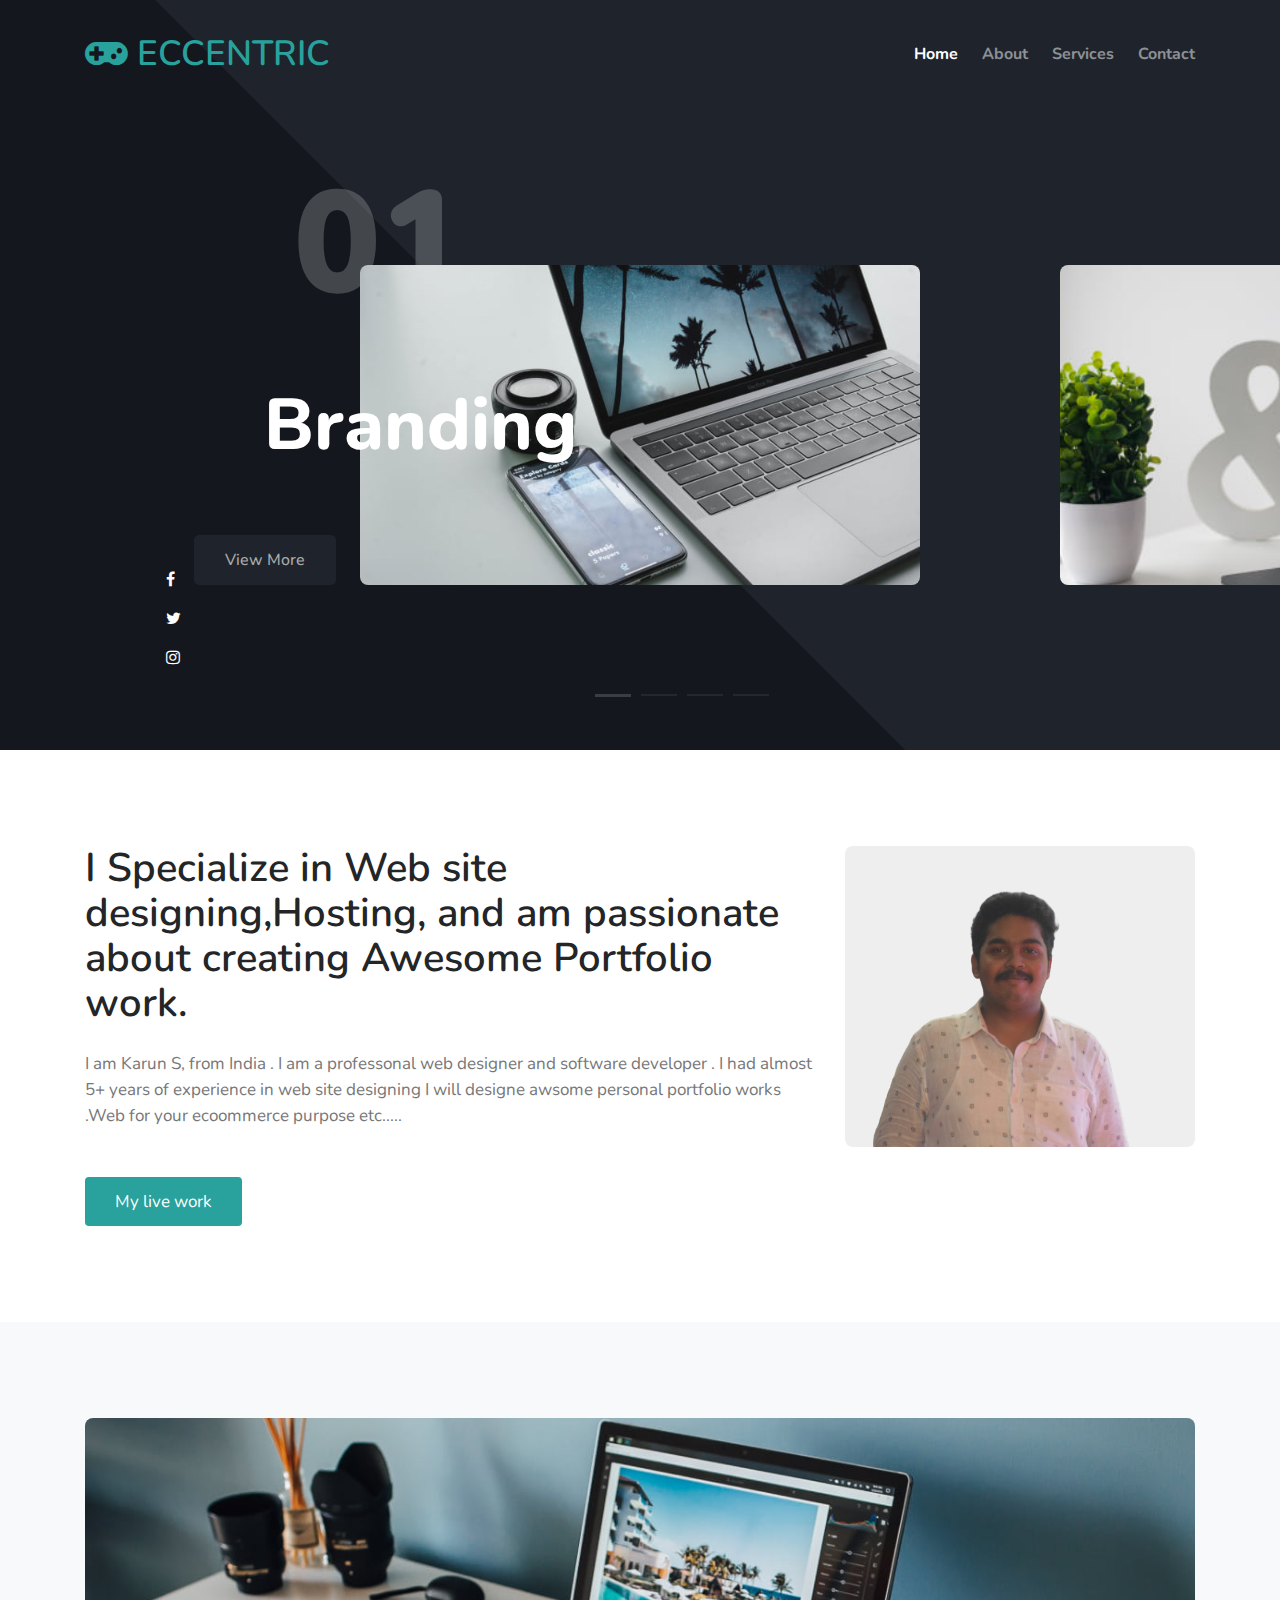
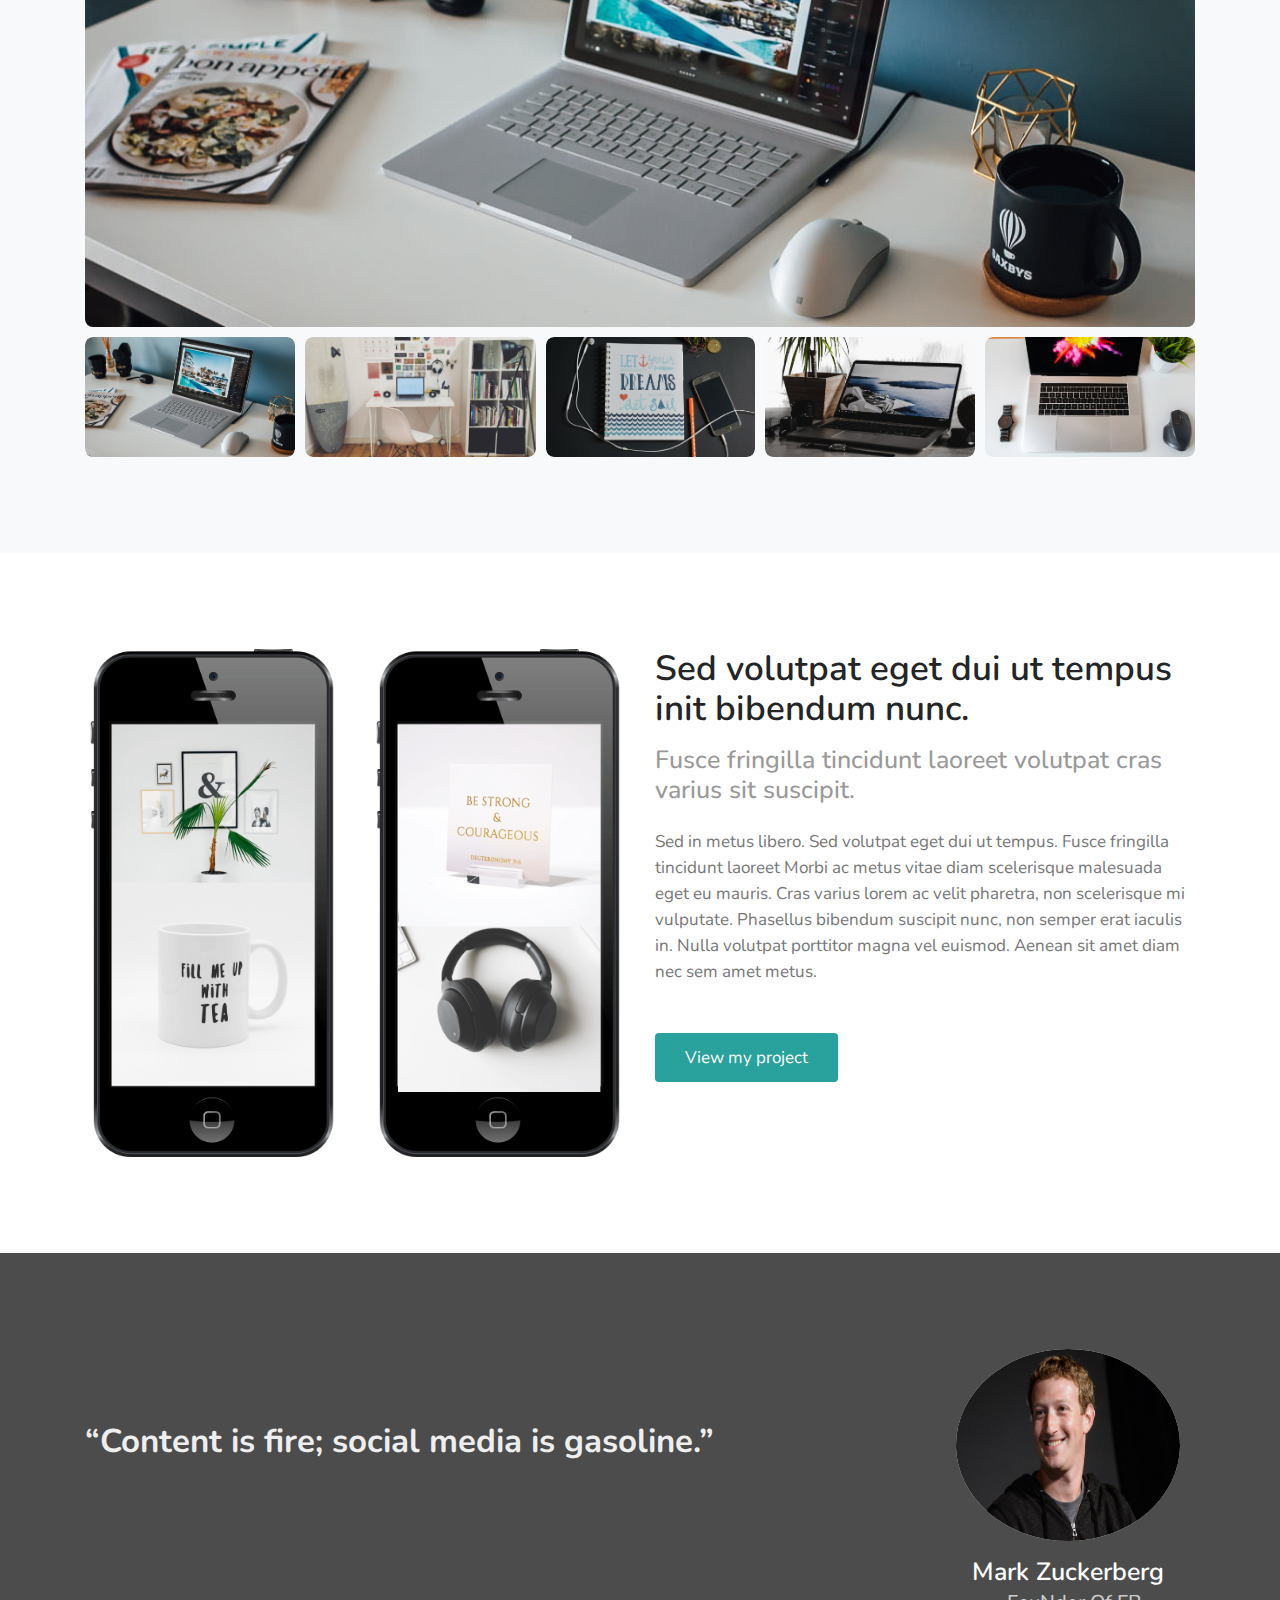
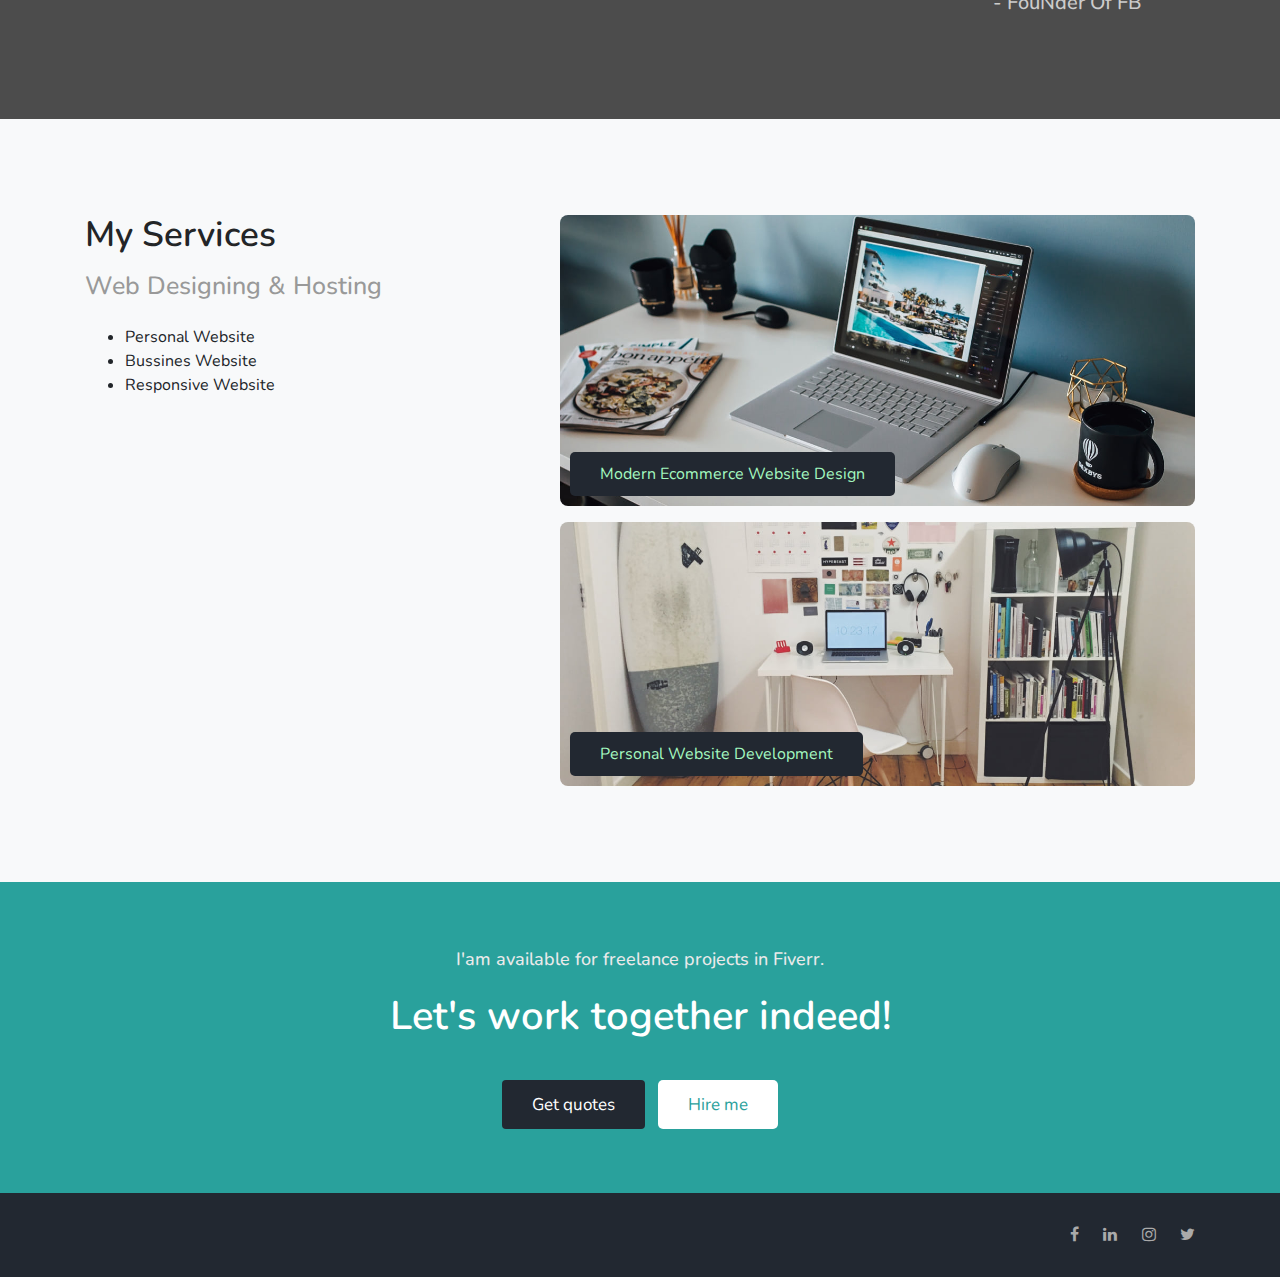
<file: index.html>
<!--
Author: W3layouts
Author URL: http://w3layouts.com
-->
<!doctype html>
<html lang="en">

<head>
  <!-- Required meta tags -->
  <meta charset="utf-8">
  <meta name="viewport" content="width=device-width, initial-scale=1, shrink-to-fit=no">

  <title>Personal Web Site</title>

  <!-- google fonts -->
  <link href="https://fonts.googleapis.com/css?family=Nunito:400,700&display=swap" rel="stylesheet">

  <!-- Template CSS -->
  <link rel="stylesheet" href="assets/css/style-starter.css">

</head>

<body>
<!-- header -->
<div class="w3l-header" id="home">
    <div class="container">
        <nav class="navbar navbar-expand-lg navbar-dark pl-0 pr-0">
            <a class="navbar-brand m-0 text-primary" href="index.html"><span class="fa fa-gamepad"></span> ECCENTRIC </a> 
                <!-- <span class="logo">portfolio</span>-->
            <button class="navbar-toggler" type="button" data-toggle="collapse" data-target="#navbarNav"
                aria-controls="navbarNav" aria-expanded="false" aria-label="Toggle navigation">
                <span class="navbar-toggler-icon"></span>
            </button>
            <div class="collapse navbar-collapse" id="navbarNav">
                <ul class="navbar-nav ml-auto">
                    <li class="nav-item active mr-lg-4">
                        <a class="nav-link pl-0 pr-0 font-weight-bold" href="index.html">Home <span
                                class="sr-only">(current)</span></a>
                    </li>
                    <li class="nav-item mr-lg-4">
                        <a class="nav-link pl-0 pr-0 font-weight-bold" href="about.html">About</a>
                    </li>
                    <li class="nav-item mr-lg-4">
                        <a class="nav-link pl-0 pr-0 font-weight-bold" href="services.html">Services</a>
                    </li>
                    <li class="nav-item">
                        <a class="nav-link pl-0 pr-0 font-weight-bold" href="contact.html">Contact</a>
                    </li>
                </ul>
            </div>
        </nav>
    </div>
</div>
<!-- //header -->

<!-- banner slider -->
<div class="w3l-banner-slider">
    <div class="wrapper-container">
        <!-- Container for all sliders, and pagination -->
        <main class="sliders-container">
            <!-- Here will be injected sliders for images, numbers, titles and links -->

            <!-- Simple pagination for the slider -->
            <ul class="pagination">
                <li class="pagination__item"><a class="pagination__button"></a></li>
                <li class="pagination__item"><a class="pagination__button"></a></li>
                <li class="pagination__item"><a class="pagination__button"></a></li>
                <li class="pagination__item"><a class="pagination__button"></a></li>
            </ul>
            <div class="social">
                <a class="" href="#facebook"><span class="fa fa-facebook"></span></a>
                <a class="" href="#twitter"><span class="fa fa-twitter"></span></a>
                <a class="" href="#instagram"><span class="fa fa-instagram"></span></a>
            </div>
        </main>
    </div>
</div>
<!-- //banner slider -->

<!-- w3l-content-photo-5 -->
<div class="w3l-content-photo-5 py-5">
	<div class="content-main py-lg-5 py-md-3">
		<div class="container">
			<div class="row">
				<div class="col-lg-8 content-left">
					<h3>I Specialize in Web site designing,Hosting, and am passionate
						about creating Awesome Portfolio work.</h3>
					<p class="mb-0">I am Karun S, from India . I am a professonal web designer and software developer . I had almost 5+ years of experience in web site designing
                I will designe  awsome personal portfolio works .Web for your ecoommerce purpose etc.....
          </p>
					<a href="#portfolio" class="primary-btn-style btn-primary btn mt-lg-5 mt-4">My live work</a>
				</div>
				<div class="col-lg-4 content-photo mt-lg-0 mt-sm-5 mb-md-0 mb-4">
					<a href="#img"><img src="assets/images/me.png" class="img-fluid" alt="content-photo"></a>
				</div>
			</div>
		</div>
	</div>
</div>
<!-- //w3l-content-photo-5 -->

<!-- gallery-7 -->
<section class="w3l-gallery-7 bg-light py-5">
	<div class="gallery-7_sur py-lg-5">
		<div class="container">
			<div id="container">
				<div class="galleryContainer">
					<div class="gallery">
						<input type="radio" name="controls" id="c1" checked><img class="galleryImage img-fluid" id="i1"
							src="assets/images/g1.jpg" class="img" alt="">
						<input type="radio" name="controls" id="c2"><img class="galleryImage img-fluid" id="i2"
							src="assets/images/g2.jpg" class="img" alt="">
						<input type="radio" name="controls" id="c3"><img class="galleryImage img-fluid" id="i3"
							src="assets/images/g3.png" class="img" alt="">
						<input type="radio" name="controls" id="c4"><img class="galleryImage img-fluid" id="i4"
							src="assets/images/g4.jpg" class="img" alt="">
						<input type="radio" name="controls" id="c5"><img class="galleryImage img-fluid" id="i5"
							src="assets/images/g5.jpg" class="img" alt="">
						<input type="radio" name="controls" id="c6"><img class="galleryImage img-fluid" id="i6"
							src="assets/images/g6.jpg" class="img" alt="">
					</div>
					<div class="thumbnails">
						<label class="thumbnailImage" for="c1"><img src="assets/images/g1.jpg" class="img img-fluid"
								alt=""></label>
						<label class="thumbnailImage" for="c2"><img src="assets/images/g2.jpg" class="img img-fluid"
								alt=""></label>
						
						<label class="thumbnailImage" for="c4"><img src="assets/images/g4.jpg" class="img img-fluid"
								alt=""></label>
						<label class="thumbnailImage" for="c5"><img src="assets/images/g5.jpg" class="img img-fluid"
								alt=""></label>
						<label class="thumbnailImage" for="c6"><img src="assets/images/g6.jpg" class="img img-fluid"
								alt=""></label>

					</div>
				</div>
			</div>
		</div>
	</div>
</section>
<!-- //gallery-7 -->

<!-- iphone home block -->
<section class="w3l-blog py-5">
    <div class="container py-lg-5">
        <div class="row">
            <div class="col-lg-3 col-6 pr-md-3 pr-2">
                <div class="img-block">
                    <a href="#img">
                        <img src="assets/images/iphone1.png" class="img-fluid" alt="image" />
                    </a>
                </div>
            </div>
            <div class="col-lg-3 col-6 pl-md-3 pl-2">
                <div class="img-block">
                    <a href="#img">
                        <img src="assets/images/iphone2.png" class="img-fluid" alt="image" />
                    </a>
                </div>
            </div>
            <div class="col-lg-6 mt-lg-0 mt-md-5 mt-4">
                <h3>Sed volutpat eget dui ut tempus init bibendum nunc.</h3>
                <h5 class="mt-3">Fusce fringilla tincidunt laoreet volutpat cras varius sit suscipit.</h5>
                <p class="mt-4 mb-0"> Sed in metus libero. Sed volutpat eget dui ut tempus. Fusce fringilla tincidunt laoreet
                    Morbi ac metus vitae diam scelerisque malesuada eget eu mauris. Cras varius lorem ac velit pharetra,
                    non scelerisque mi vulputate. Phasellus bibendum suscipit nunc, non semper erat iaculis in. Nulla
                    volutpat porttitor magna vel euismod. Aenean sit amet diam nec sem
                    amet metus.</p>
                <a href="#blog.html" class="primary-btn-style btn-primary btn mt-lg-5 mt-4">View my project</a>
            </div>
        </div>
    </div>
</section>
<!-- //iphone home block -->

<!-- testimonial -->
<section class="w3l-quote-main">
    <div class="quote py-5">
        <div class="container py-lg-5">
            <div class="row">
                <div class="col-lg-9 mt-4 pt-5">
                    <h4 style="font-weight: bold;">“Content is fire; social media is gasoline.”</h4>
                </div>
                <div class="col-lg-3 mt-lg-0 mt-3 text-lg-center tablet-grid">
                    <img src="assets/images/Mark-Zuckerberg.jpg" alt="" class="img-fluid" style="height: 12em; width: 14em;" />
                    <div>
                        <h6 class="mb-0 mt-lg-3">Mark Zuckerberg</h6>
                        <h5 class="mt-1">-  fouNder of FB </h5>
                    </div>
                </div>
            </div>
        </div>
    </div>
</section>
<!-- //testimonial -->

<!-- home page blog-->
<section class="w3l-blog py-5 bg-light">
    <div class="container py-lg-5 py-md-3">
        <div class="row">
            <div class="col-lg-5">
                <h3>My Services</h3>
                <h5 class="mt-3">Web Designing & Hosting </h5>
                <p class="mt-4"> <ul><li>Personal Website <br></li>
                  <li>Bussines Website</li>
                  <li>Responsive Website</li>
                
                </ul></p>
            </div>
            <div class="col-lg-7 mt-lg-0 mt-4">
                <div class="img-block">
                    <a href="#single">
                        <img src="assets/images/g1.jpg" class="img-fluid" alt="image" />
                        <span>Modern Ecommerce Website Design</span>
                    </a>
                </div>
                <div class="img-block mt-3">
                    <a href="#single"> <img src="assets/images/g2.jpg" class="img-fluid" alt="image" />
                        <span> Personal Website Development</span>
                    </a>
                </div>
            </div>
        </div>
    </div>
</section>
<!-- //home page blog-->

<!-- freelance hire me -->
<section class="w3l-grid-quote py-5">
    <div class="container py-lg-3">
        <h6>I'am available for freelance projects in Fiverr.</h6>
        <h3>Let's work together indeed!</h3>
        <a href="contact.html" class="secondary-btn-style btn-secondary btn">Get quotes</a>
        <a href="contact.html" class="btn btn-style text-primary ml-2">Hire me</a>
    </div>
</section>
<!-- //freelance hire me -->

<!-- Footer -->
<section class="w3l-footers-1">
	<div class="footer bg-secondary">
		<div class="container">
			<div class="footer-content">
				<div class="row">
					<div class="col-lg-8 footer-left">
						
					</div>
					<div class="col-lg-4 footer-right text-lg-right text-center mt-lg-0 mt-3">
						<ul class="social m-0 p-0">
							<li><a href="#facebook"><span class="fa fa-facebook"></span></a></li>
							<li><a href="#linkedin"><span class="fa fa-linkedin"></span></a></li>
							<li><a href="#instagram"><span class="fa fa-instagram"></span></a></li>
							<li><a href="#twitter"><span class="fa fa-twitter"></span></a></li>
						</ul>
					</div>
				</div>
			</div>
		</div>
	</div>
</section>
<!-- //Footer -->

<!-- move top -->
<button onclick="topFunction()" id="movetop" class="bg-primary" title="Go to top">
	<span class="fa fa-angle-up"></span>
</button>
<script>
	// When the user scrolls down 20px from the top of the document, show the button
	window.onscroll = function () {
		scrollFunction()
	};

	function scrollFunction() {
		if (document.body.scrollTop > 20 || document.documentElement.scrollTop > 20) {
			document.getElementById("movetop").style.display = "block";
		} else {
			document.getElementById("movetop").style.display = "none";
		}
	}

	// When the user clicks on the button, scroll to the top of the document
	function topFunction() {
		document.body.scrollTop = 0;
		document.documentElement.scrollTop = 0;
	}
</script>
<!-- /move top -->

<!-- common jquery -->
<script src="assets/js/jquery-3.3.1.min.js"></script>
<!-- //common jquery -->

<!-- // for banner slider -->
<script src="assets/js/momentum-slider.min.js"></script>
<script>
  (function () {

    var slidersContainer = document.querySelector('.sliders-container');

    // Initializing the numbers slider
    var msNumbers = new MomentumSlider({
      el: slidersContainer,
      cssClass: 'ms--numbers',
      range: [1, 4],
      rangeContent: function (i) {
        return '0' + i;
      },
      style: {
        transform: [{
          scale: [0.4, 1]
        }],
        opacity: [0, 1]
      },

      interactive: false
    });


    // Initializing the titles slider
    var titles = [
      'Branding ',
      'Awesome',
      'Creative',
      'Portfolio'
    ];

    var msTitles = new MomentumSlider({
      el: slidersContainer,
      cssClass: 'ms--titles',
      range: [0, 3],
      rangeContent: function (i) {
        return '<h3>' + titles[i] + '</h3>';
      },
      vertical: true,
      reverse: true,
      style: {
        opacity: [0, 1]
      },

      interactive: false
    });


    // Initializing the links slider
    var msLinks = new MomentumSlider({
      el: slidersContainer,
      cssClass: 'ms--links',
      range: [0, 3],
      rangeContent: function () {
        return '<a href="about.html" class="ms-slide__link btn">View More</a>';
      },
      vertical: true,
      interactive: false
    });


    // Get pagination items
    var pagination = document.querySelector('.pagination');
    var paginationItems = [].slice.call(pagination.children);

    // Initializing the images slider
    var msImages = new MomentumSlider({
      // Element to append the slider
      el: slidersContainer,
      // CSS class to reference the slider
      cssClass: 'ms--images',
      // Generate the 4 slides required
      range: [0, 3],
      rangeContent: function () {
        return '<div class="ms-slide__image-container"><div class="ms-slide__image"></div></div>';
      },
      // Syncronize the other sliders
      sync: [msNumbers, msTitles, msLinks],
      // Styles to interpolate as we move the slider
      style: {
        '.ms-slide__image': {
          transform: [{
            scale: [1.5, 1]
          }]
        }
      },


      // Update pagination if slider change
      change: function (newIndex, oldIndex) {
        if (typeof oldIndex !== 'undefined') {
          paginationItems[oldIndex].classList.remove('pagination__item--active');
        }
        paginationItems[newIndex].classList.add('pagination__item--active');
      }
    });


    // Select corresponding slider item when a pagination button is clicked
    pagination.addEventListener('click', function (e) {
      if (e.target.matches('.pagination__button')) {
        var index = paginationItems.indexOf(e.target.parentNode);
        msImages.select(index);
      }
    });

  })();
</script>
<!-- // for banner slider -->

<!--  bootstrap js -->
<script src="assets/js/bootstrap.min.js"></script>
<!--  //bootstrap js -->

<!-- disable body scroll which navbar is in active -->
<script>
  $(function () {
    $('.navbar-toggler').click(function () {
      $('body').toggleClass('noscroll');
    })
  });
</script>
<!-- disable body scroll which navbar is in active -->

</body>
</html>
</file>
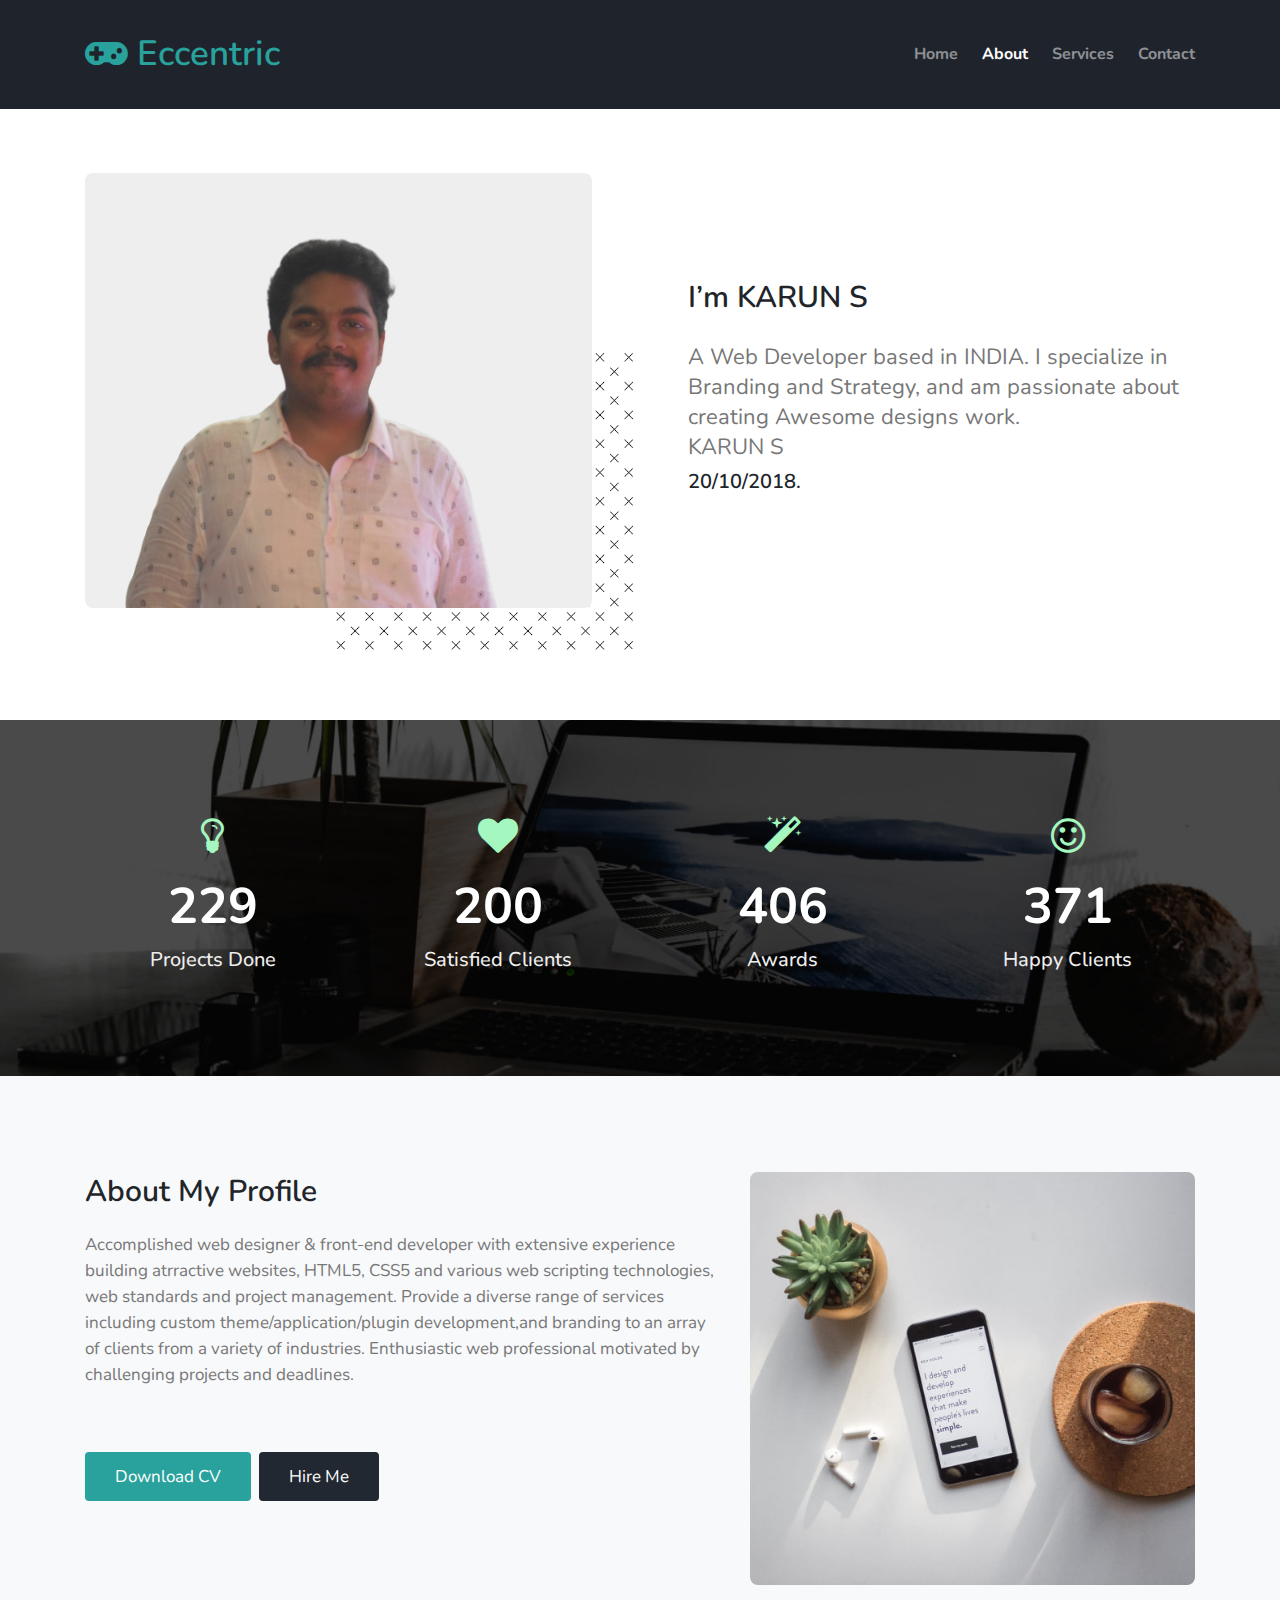
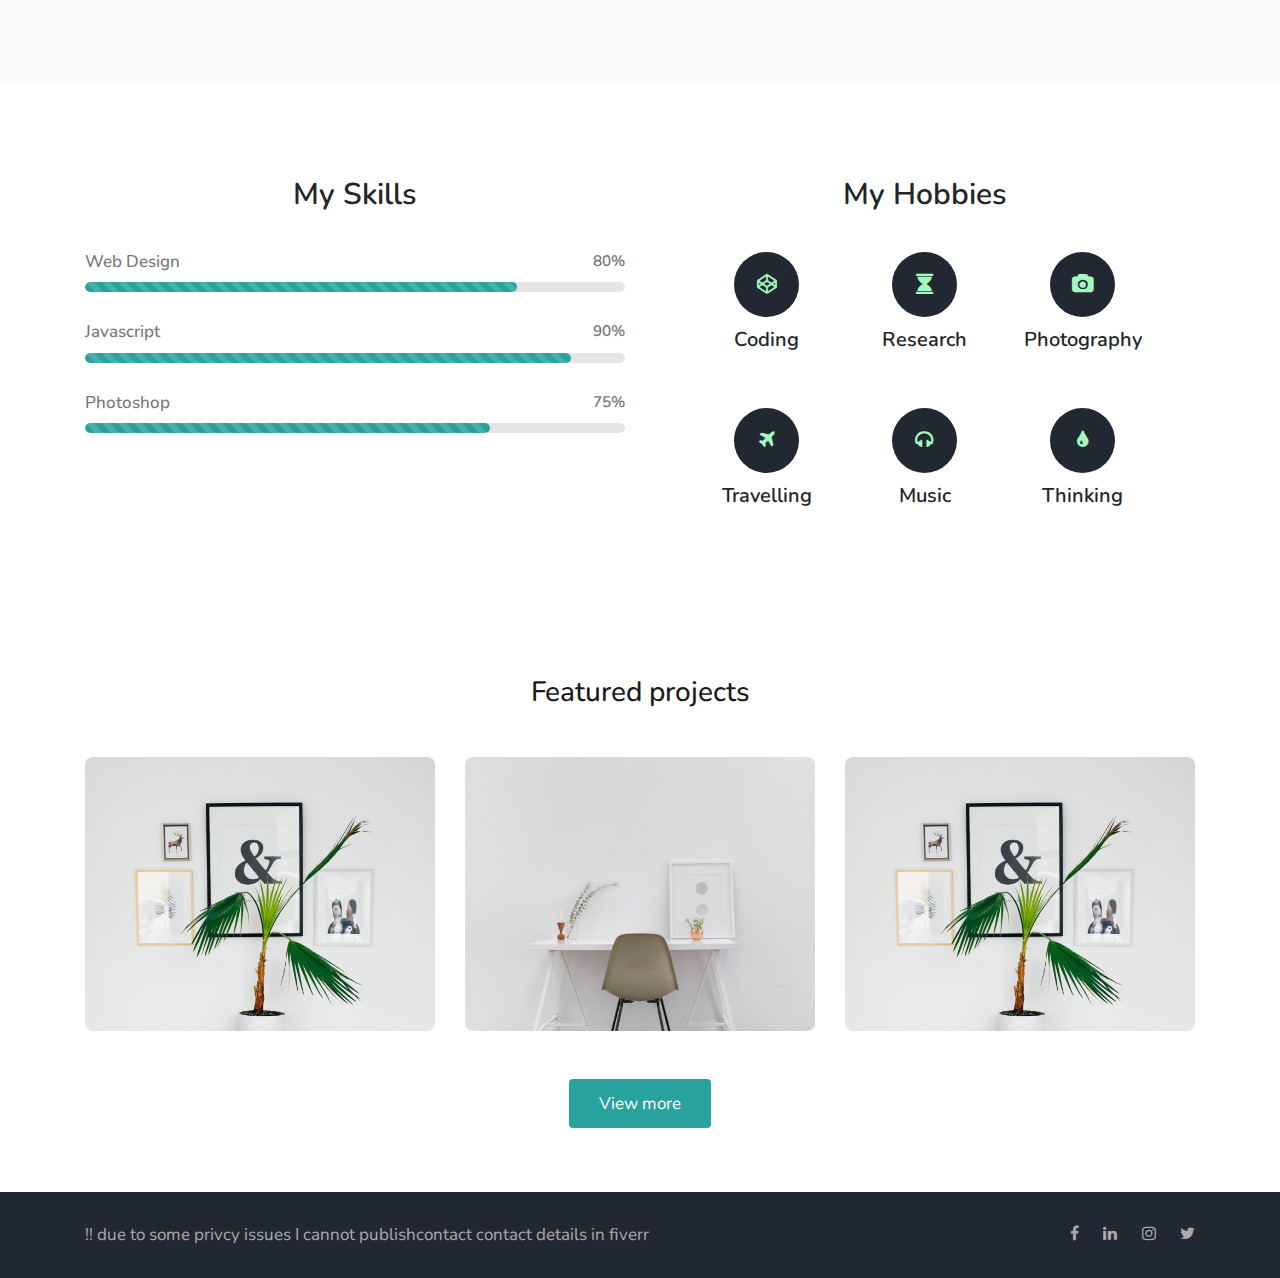
<file: about.html>
<!--
Author: W3layouts
Author URL: http://w3layouts.com
-->
<!doctype html>
<html lang="en">

<head>
    <!-- Required meta tags -->
    <meta charset="utf-8">
    <meta name="viewport" content="width=device-width, initial-scale=1, shrink-to-fit=no">

    <title>Eccentric portfolio - personal website template | About : W3layouts</title>

    <!-- google fonts -->
    <link href="https://fonts.googleapis.com/css?family=Nunito:400,700&display=swap" rel="stylesheet">

    <!-- Template CSS -->
    <link rel="stylesheet" href="assets/css/style-starter.css">

</head>

<body>
    <!-- inner page header -->
    <div class="inner-banner">
        <div class="w3l-header inner-w3l-header" id="home">
            <div class="container">
                <nav class="navbar navbar-expand-lg navbar-dark pl-0 pr-0">
                    <a class="navbar-brand m-0 text-primary" href="index.html"><span class="fa fa-gamepad"></span>
                        Eccentric
                    </a>
                    <!-- <span class="logo">portfolio</span>-->
                    <button class="navbar-toggler" type="button" data-toggle="collapse" data-target="#navbarNav"
                        aria-controls="navbarNav" aria-expanded="false" aria-label="Toggle navigation">
                        <span class="navbar-toggler-icon"></span>
                    </button>
                    <div class="collapse navbar-collapse" id="navbarNav">
                        <ul class="navbar-nav ml-auto">
                            <li class="nav-item mr-lg-4">
                                <a class="nav-link pl-0 pr-0 font-weight-bold" href="index.html">Home <span
                                        class="sr-only">(current)</span></a>
                            </li>
                            <li class="nav-item mr-lg-4 active">
                                <a class="nav-link pl-0 pr-0 font-weight-bold" href="about.html">About</a>
                            </li>
                            <li class="nav-item mr-lg-4">
                                <a class="nav-link pl-0 pr-0 font-weight-bold" href="services.html">Services</a>
                            </li>
                            <li class="nav-item">
                                <a class="nav-link pl-0 pr-0 font-weight-bold" href="contact.html">Contact</a>
                            </li>
                        </ul>
                    </div>
                </nav>
            </div>
        </div>
    </div>
    <!-- //inner page header -->

    <!-- about me -->
    <div class="w3l-about py-5">
        <div class="container py-lg-3">
            <div class="row about-content mb-lg-5">
                <div class="col-lg-6 pr-md-5">
                    <div class="image-block">
                        <img src="assets/images/me.png" class="img-fluid myphoto" alt="my photo" />
                        <img src="assets/images/cross.png" class="img-fluid pos" alt="dots" />
                    </div>
                </div>
                <div class="col-lg-6 info pl-lg-5 mt-lg-0 mt-5 pt-lg-0 pt-3 align-center">
                    <h4 class="">I’m KARUN S</h4>
                    <p class="mt-md-4 mt-3 mb-0"> A Web Developer based in INDIA.
                        I specialize in Branding and Strategy, and am passionate about creating Awesome designs work.
                    </p>
                    
                    <p class="m-0 mb-2">KARUN S</p>
                    <h6>20/10/2018.</h6>
                </div>
            </div>
        </div>
    </div>
    <!-- //about me -->

    <!-- stats -->
    <section class="w3l-stats py-lg-5 py-4" id="stats">
        <div class="gallery-inner container py-md-5 py-4">
            <div class="row stats-con text-white">
                <div class="col-sm-3 col-6 stats_info counter_grid">
                    <span class="fa fa-lightbulb-o"></span>
                    <p class="counter">645</p>
                    <h4>Projects Done</h4>
                </div>
                <div class="col-sm-3 col-6 stats_info counter_grid1">
                    <span class="fa fa-heart"></span>
                    <p class="counter">563</p>
                    <h4>Satisfied Clients</h4>
                </div>
                <div class="col-sm-3 col-6 stats_info counter_grid mt-sm-0 mt-5">
                    <span class="fa fa-magic"></span>
                    <p class="counter">1145</p>
                    <h4>Awards</h4>
                </div>
                <div class="col-sm-3 col-6 stats_info counter_grid2 mt-sm-0 mt-5">
                    <span class="fa fa-smile-o"></span>
                    <p class="counter">1045</p>
                    <h4>Happy Clients</h4>
                </div>
            </div>
        </div>
    </section>
    <!-- //stats -->

    <!-- about my profile -->
    <section class="w3l-about-bottom py-5" id="about">
        <div class="container py-lg-5 py-md-3">
            <div class="row middle-grids">
                <div class="col-lg-7 advantage-grid-info">
                    <div class="advantage_left">
                        <h4>About my profile </h4>
                        <p class="">Accomplished web designer & front-end developer with extensive experience
                            building atrractive websites, HTML5, CSS5 and various web scripting technologies,
                            web standards and project management. Provide a diverse range of services including custom
                            theme/application/plugin development,and branding to an array of clients from a
                            variety of industries. Enthusiastic web professional motivated by challenging projects and
                            deadlines.</p>
                        
                        
                        <a href="#resume" class="primary-btn-style btn-primary btn mt-lg-5 mt-4">Download CV</a>
                        <a href="#contact" class="secondary-btn-style btn-secondary btn mt-lg-5 mt-4 ml-1">Hire
                            Me</a>
                    </div>
                </div>
                <div class="col-lg-5 advantage-grid-info1">
                    <div class="advantage_left1 mt-lg-0 mt-5">
                        <img src="assets/images/about.jpg" class="img-fluid" alt="">
                    </div>
                </div>
            </div>
        </div>
    </section>
    <!-- //about my profile -->

    <!-- skills and hobbies -->
    <div class="w3l-skills py-5" id="skills">
        <div class="container py-lg-5 py-md-3">
            <div class="modal-spa">
                <div class="row skills">
                    <div class="col-lg-6 bar-grids bargrids-left">
                        <h4> My Skills </h4>
                        <h6>web design <span> 80% </span></h6>
                        <div class="progress">
                            <div class="progress-bar progress-bar-striped active bg-primary" style="width: 80%">
                            </div>
                        </div>
                       
                        <h6>Javascript<span>90% </span></h6>
                        <div class="progress  w3-bar-grids">
                            <div class="progress-bar progress-bar-striped active" style="width: 90%">
                            </div>
                        </div>
                        <h6>Photoshop <span> 75% </span></h6>
                        <div class="progress  w3-bar-grids prgs-w3-last">
                            <div class="progress-bar progress-bar-striped active" style="width: 75%">
                            </div>
                        </div>
                    </div>
                    <div class="col-lg-6 bar-grids w3-bar-grids mt-lg-0 mt-5">
                        <h4> My Hobbies </h4>
                        <div class="row pl-lg-5 pr-lg-5">
                            <div class="col-4 hobbies-grid1 grid1">
                                <span class="fa fa-codepen bg-secondary"></span>
                                <h5>Coding</h5>
                            </div>
                            <div class="col-4 hobbies-grid1 grid2">
                                <span class="fa fa-hourglass bg-secondary"></span>
                                <h5>Research</h5>
                            </div>
                            <div class="col-4 hobbies-grid1 grid3">
                                <span class="fa fa-camera bg-secondary"></span>
                                <h5>Photography</h5>
                            </div>
                            <div class="col-4 hobbies-grid1 grid4">
                                <span class="fa fa-plane bg-secondary"></span>
                                <h5>Travelling</h5>
                            </div>
                            <div class="col-4 hobbies-grid1 grid5">
                                <span class="fa fa-headphones bg-secondary"></span>
                                <h5>Music</h5>
                            </div>
                            <div class="col-4 hobbies-grid1 grid6">
                                <span class="fa fa-tint bg-secondary"></span>
                                <h5>Thinking</h5>
                            </div>
                        </div>
                    </div>
                </div>
            </div>
        </div>
    </div>
    <!-- //skills and hobbies -->

    <!-- my featured projects -->
    <section class="w3l-block py-5">
        <div class="container py-lg-3">
            <h3 class="title mb-md-5 mb-4">Featured projects </h3>
            <div class="row">
                <div class="col-lg-4 col-md-4 col-sm-6 content" data-id="id-1" data-type="cat-item-1">
                    <span class="image-block">
                        <div class="content-overlay"></div>
                        <a class="image-zoom" href="#img">
                            <img src="assets/images/alexandra.jpg" class="img-fluid w3layouts agileits"
                                alt="portfolio-img">
                            <div class="content-details fadeIn-bottom">
                                <h3 class="content-title">This is a title</h3>
                                <p class="content-text">This is a short description</p>
                            </div>
                        </a>
                    </span>
                </div>
                <div class="col-lg-4 col-md-4 col-sm-6 content mt-sm-0 mt-4" data-id="id-2" data-type="cat-item-2">
                    <span class="image-block">
                        <div class="content-overlay"></div>
                        <a class="image-zoom" href="#img">
                            <img src="assets/images/bench.jpg" class="img-fluid w3layouts agileits" alt="portfolio-img">
                            <div class="content-details fadeIn-bottom">
                                <h3 class="content-title">This is a title</h3>
                                <p class="content-text">This is a short description</p>
                            </div>
                        </a>
                    </span>
                </div>
                <div class="col-lg-4 col-md-4 col-sm-6 content mt-md-0 mt-4" data-id="id-2" data-type="cat-item-2">
                    <span class="image-block">
                        <div class="content-overlay"></div>
                        <a class="image-zoom" href="#img">
                            <img src="assets/images/alexandra.jpg" class="img-fluid w3layouts agileits"
                                alt="portfolio-img">
                            <div class="content-details fadeIn-bottom">
                                <h3 class="content-title">This is a title</h3>
                                <p class="content-text">This is a short description</p>
                            </div>
                        </a>
                    </span>
                </div>
                <div class="content text-center mt-sm-5 mt-4">
                    <a href="#portfolio" class="btn btn-primary primary-btn-style">View more</a>
                </div>
            </div>
        </div>
    </section>
    <!-- //my featured projects -->

    <!-- Footer -->
    <section class="w3l-footers-1">
        <div class="footer bg-secondary">
            <div class="container">
                <div class="footer-content">
                    <div class="row">
                        <div class="col-lg-8 footer-left">
                            <p class="m-0">!! due to some privcy issues I cannot publishcontact contact details in fiverr 
                                    </p>
                        </div>
                        <div class="col-lg-4 footer-right text-lg-right text-center mt-lg-0 mt-3">
                            <ul class="social m-0 p-0">
                                <li><a href="#facebook"><span class="fa fa-facebook"></span></a></li>
                                <li><a href="#linkedin"><span class="fa fa-linkedin"></span></a></li>
                                <li><a href="#instagram"><span class="fa fa-instagram"></span></a></li>
                                <li><a href="#twitter"><span class="fa fa-twitter"></span></a></li>
                            </ul>
                        </div>
                    </div>
                </div>
            </div>
        </div>
    </section>
    <!-- //Footer -->

    <!-- move top -->
    <button onclick="topFunction()" id="movetop" class="bg-primary" title="Go to top">
        <span class="fa fa-angle-up"></span>
    </button>
    <script>
        // When the user scrolls down 20px from the top of the document, show the button
        window.onscroll = function () {
            scrollFunction()
        };

        function scrollFunction() {
            if (document.body.scrollTop > 20 || document.documentElement.scrollTop > 20) {
                document.getElementById("movetop").style.display = "block";
            } else {
                document.getElementById("movetop").style.display = "none";
            }
        }

        // When the user clicks on the button, scroll to the top of the document
        function topFunction() {
            document.body.scrollTop = 0;
            document.documentElement.scrollTop = 0;
        }
    </script>
    <!-- /move top -->

    <!-- common jquery -->
    <script src="assets/js/jquery-3.3.1.min.js"></script>
    <!-- //common jquery -->

    <!-- disable body scroll which navbar is in active -->
    <script>
        $(function () {
            $('.navbar-toggler').click(function () {
                $('body').toggleClass('noscroll');
            })
        });
    </script>
    <!-- disable body scroll which navbar is in active -->

    <!-- stats number counter-->
    <script src="assets/js/jquery.waypoints.min.js"></script>
    <script src="assets/js/jquery.countup.js"></script>
    <script>
        $('.counter').countUp();
    </script>
    <!-- //stats number counter -->

    <!--  bootstrap js -->
    <script src="assets/js/bootstrap.min.js"></script>
    <!--  //bootstrap js -->

</body>

</html>
</file>
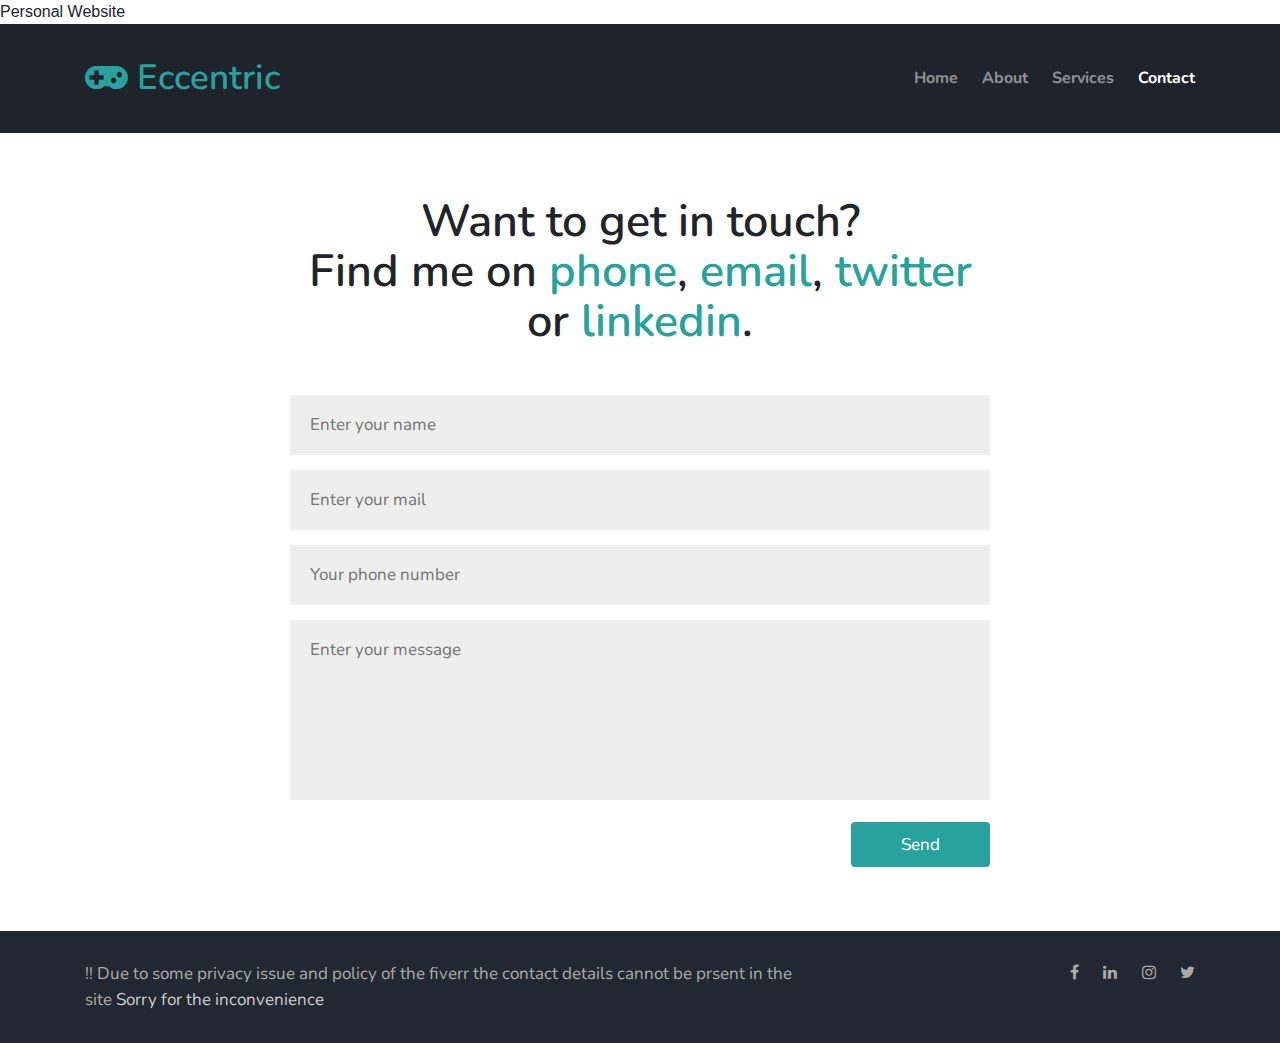
<file: contact.html>
<!--
Author: W3layouts
Author URL: http://w3layouts.com
-->
<!doctype html>
<html lang="en">

<head>
    <!-- Required meta tags -->
    <meta charset="utf-8">
    <meta name="viewport" content="width=device-width, initial-scale=1, shrink-to-fit=no">

    <titlle>Personal Website </title>

    <!-- google fonts -->
    <link href="https://fonts.googleapis.com/css?family=Nunito:400,700&display=swap" rel="stylesheet">

    <!-- Template CSS -->
    <link rel="stylesheet" href="assets/css/style-starter.css">

</head>

<body>
    <!-- inner page header -->
    <div class="inner-banner">
        <div class="w3l-header inner-w3l-header" id="home">
            <div class="container">
                <nav class="navbar navbar-expand-lg navbar-dark pl-0 pr-0">
                    <a class="navbar-brand m-0 text-primary" href="index.html"><span class="fa fa-gamepad"></span>
                        Eccentric
                    </a>
                    <button class="navbar-toggler" type="button" data-toggle="collapse" data-target="#navbarNav"
                        aria-controls="navbarNav" aria-expanded="false" aria-label="Toggle navigation">
                        <span class="navbar-toggler-icon"></span>
                    </button>
                    <div class="collapse navbar-collapse" id="navbarNav">
                        <ul class="navbar-nav ml-auto">
                            <li class="nav-item mr-lg-4">
                                <a class="nav-link pl-0 pr-0 font-weight-bold" href="index.html">Home <span
                                        class="sr-only">(current)</span></a>
                            </li>
                            <li class="nav-item mr-lg-4">
                                <a class="nav-link pl-0 pr-0 font-weight-bold" href="about.html">About</a>
                            </li>
                            <li class="nav-item mr-lg-4">
                                <a class="nav-link pl-0 pr-0 font-weight-bold" href="services.html">Services</a>
                            </li>
                            <li class="nav-item active">
                                <a class="nav-link pl-0 pr-0 font-weight-bold" href="contact.html">Contact</a>
                            </li>
                        </ul>
                    </div>
                </nav>
            </div>
        </div>
    </div>
    <!-- //inner page header -->

    <!-- contact form -->
    <section class="w3l-contacts-12 py-5">
        <div class="container py-md-3">
            <div class="contacts12-main">
                <div class="title-section">
                    <h3 class="main-title-w3 mb-md-5 mb-4">Want to get in touch? <br>Find me on
                        <a href="#" class="text-primary">phone</a>,
                        <a href="#" class="text-primary">email</a>,
                        <a href="##" class="text-primary">twitter</a>
                        or <a href="##" class="text-primary">linkedin</a>.</h3>
                </div>
                <form  method="post" class="">
                    <div class="main-input">
                        <input type="text" name="w3lName" placeholder="Enter your name" class="contact-input"
                            required="" />
                        <input type="email" name="w3lSender" placeholder="Enter your mail" class="contact-input"
                            required="" />
                        <input type="number" name="w3lPhone" placeholder="Your phone number" class="contact-input"
                            required="" />
                        <textarea class="contact-textarea contact-input" name="w3lMessage"
                            placeholder="Enter your message" required=""></textarea>
                    </div>
                    <div class="text-right">
                        <button class="btn-primary btn primary-btn-style">Send</button>
                    </div>
                </form>
            </div>
        </div>
    </section>
    <!-- //contact form -->

    <!-- Footer -->
    <section class="w3l-footers-1">
        <div class="footer bg-secondary">
            <div class="container">
                <div class="footer-content">
                    <div class="row">
                        <div class="col-lg-8 footer-left">
                            <p class="m-0">!! Due to some privacy issue and policy of the fiverr the contact details cannot be prsent in the site <a
                                    href="#">Sorry for the inconvenience</a></p>
                        </div>
                        <div class="col-lg-4 footer-right text-lg-right text-center mt-lg-0 mt-3">
                            <ul class="social m-0 p-0">
                                <li><a href="#facebook"><span class="fa fa-facebook"></span></a></li>
                                <li><a href="#linkedin"><span class="fa fa-linkedin"></span></a></li>
                                <li><a href="#instagram"><span class="fa fa-instagram"></span></a></li>
                                <li><a href="#twitter"><span class="fa fa-twitter"></span></a></li>
                            </ul>
                        </div>
                    </div>
                </div>
            </div>
        </div>
    </section>
    <!-- //Footer -->

    <!-- move top -->
    <button onclick="topFunction()" id="movetop" class="bg-primary" title="Go to top">
        <span class="fa fa-angle-up"></span>
    </button>
    <script>
        // When the user scrolls down 20px from the top of the document, show the button
        window.onscroll = function () {
            scrollFunction()
        };

        function scrollFunction() {
            if (document.body.scrollTop > 20 || document.documentElement.scrollTop > 20) {
                document.getElementById("movetop").style.display = "block";
            } else {
                document.getElementById("movetop").style.display = "none";
            }
        }

        // When the user clicks on the button, scroll to the top of the document
        function topFunction() {
            document.body.scrollTop = 0;
            document.documentElement.scrollTop = 0;
        }
    </script>
    <!-- /move top -->

    <!-- common jquery -->
    <script src="assets/js/jquery-3.3.1.min.js"></script>
    <!-- //common jquery -->

    <!-- disable body scroll which navbar is in active -->
    <script>
        $(function () {
            $('.navbar-toggler').click(function () {
                $('body').toggleClass('noscroll');
            })
        });
    </script>
    <!-- disable body scroll which navbar is in active -->

    <!--  bootstrap js -->
    <script src="assets/js/bootstrap.min.js"></script>
    <!--  //bootstrap js -->

</body>

</html>
</file>
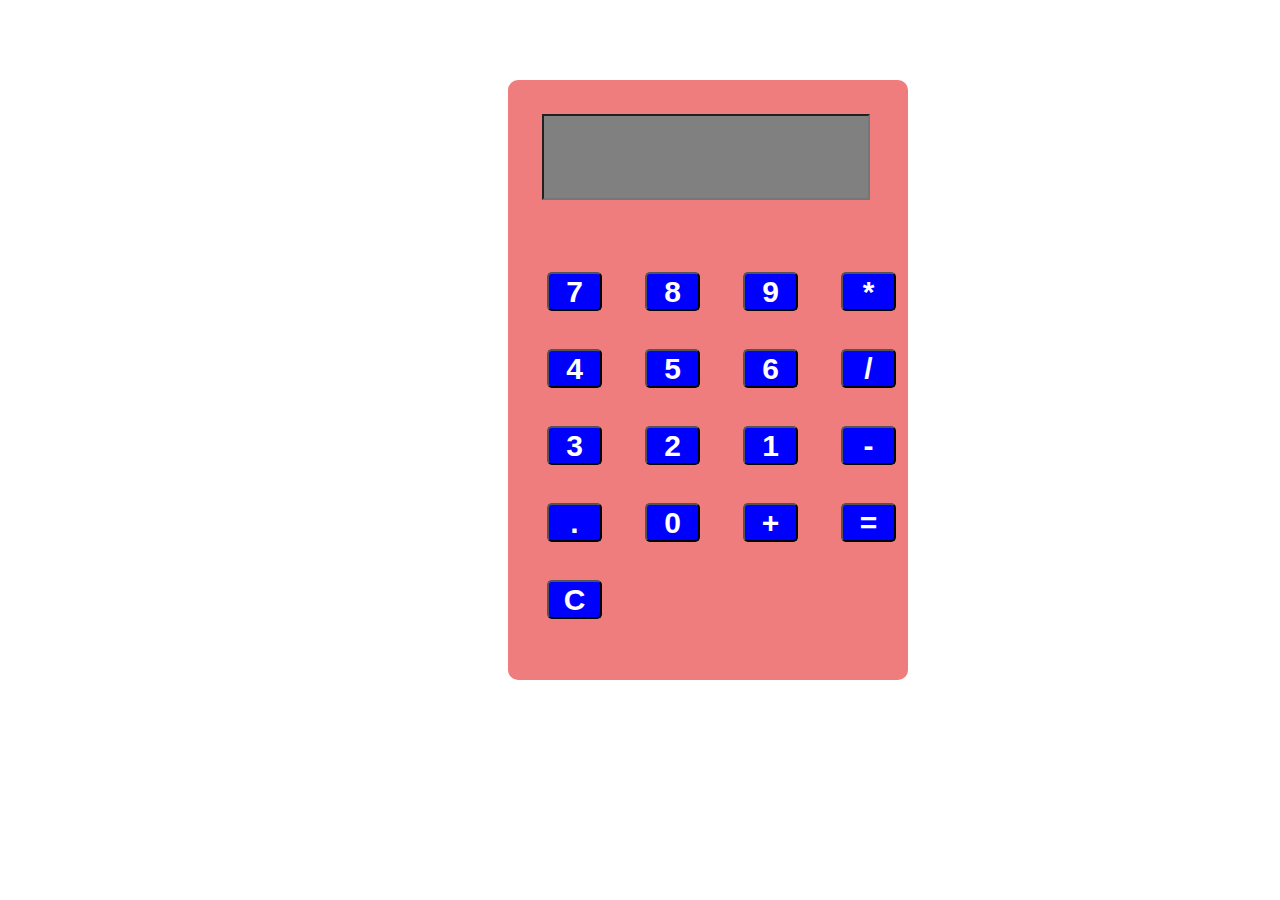
<file: calculator/calcu.html>
<!DOCTYPE html>
<html lang="en">
<head>
    <meta charset="UTF-8">
    <meta name="viewport" content="width=device-width, initial-scale=1.0">
    <title>Calculator</title>
</head>
<body>
    <div>
        <div class="outer">
            <input type="text" id="screen">
            <div>
                <button class="calc" onclick="buttonstyle(7)">7</button>
                <button class="calc" onclick="buttonstyle(8)">8</button>
                <button class="calc" onclick="buttonstyle(9)">9</button>
                <button class="calc" onclick="buttonstyle('*')">*</button>
            </div>
            <div>
                <button class="calc" onclick="buttonstyle(4)">4</button>
                <button class="calc" onclick="buttonstyle(5)">5</button>
                <button class="calc" onclick="buttonstyle(6)">6</button>
                <button class="calc" onclick="buttonstyle('/')">/</button>
            </div>
            <div>
                <button class="calc" onclick="buttonstyle(3)">3</button>
                <button class="calc" onclick="buttonstyle(2)">2</button>
                <button class="calc" onclick="buttonstyle(1)">1</button>
                <button class="calc" onclick="buttonstyle('-')">-</button>
            </div>
            <div>
                <button class="calc" onclick="buttonstyle('.')">.</button>
                <button class="calc" onclick="buttonstyle(0)">0</button>
                <button class="calc" onclick="buttonstyle('+')">+</button>
                <button class="calc" onclick="buttonequal('=')">=</button>
            </div>
            <div> <button class="calc" onclick="erasing()">C</button></div>
        </div>
    </div>
    
</body>
<link rel="stylesheet" href="calcu.css">
<script src="calcu.js"></script>
</html>
</file>
<file: calculator/calcu.css>
.calc{
    background: blue;
    border: black px solid;
    height: 39px;
    width: 55px;
    margin-left: 39px;
    margin-top: 38px;
    color: #fff;
    font-weight: bold;
    border-radius: 5px;
    font-size: 30px;
}
.outer{
    background: rgb(240, 125, 125);
    width: 400px;
    height: 600px;
    margin-top: 80px;
    margin-left: 500px;
    border-radius: 10px;
}
.calc cursor :hover{
    background: crimson;
}
#screen{
    height: 80px;
    width: 80%;
    margin: 34px;
    pointer-events: none;
    background-color: gray;
    color: #fff;
    font-size: 45px;
    font-weight: bold;
}
</file>
<file: assets/css/style-starter.css>
/*--
Author: W3layouts
Author URL: http://w3layouts.com
--*/

@charset "UTF-8";

/*!
 * Bootstrap v4.4.1 (https://getbootstrap.com/)
 * Copyright 2011-2019 The Bootstrap Authors
 * Copyright 2011-2019 Twitter, Inc.
 * Licensed under MIT (https://github.com/twbs/bootstrap/blob/master/LICENSE)
 */
:root {
  --blue: #007bff;
  --indigo: #6610f2;
  --purple: #6f42c1;
  --pink: #e83e8c;
  --red: #dc3545;
  --orange: #fd7e14;
  --yellow: #ffc107;
  --green: #28a745;
  --teal: #20c997;
  --cyan: #17a2b8;
  --white: #fff;
  --gray: #6c757d;
  --gray-dark: #343a40;
  --primary: #29a19c;
  --secondary: #222831;
  --success: #28a745;
  --info: #17a2b8;
  --warning: #ffc107;
  --danger: #dc3545;
  --light: #f8f9fa;
  --dark: #343a40;
  --breakpoint-xs: 0;
  --breakpoint-sm: 576px;
  --breakpoint-md: 768px;
  --breakpoint-lg: 992px;
  --breakpoint-xl: 1200px;
  --font-family-sans-serif: -apple-system, BlinkMacSystemFont, "Segoe UI", Roboto, "Helvetica Neue", Arial, "Noto Sans", sans-serif, "Apple Color Emoji", "Segoe UI Emoji", "Segoe UI Symbol", "Noto Color Emoji";
  --font-family-monospace: SFMono-Regular, Menlo, Monaco, Consolas, "Liberation Mono", "Courier New", monospace;
}

*,
*::before,
*::after {
  box-sizing: border-box;
}

html {
  font-family: sans-serif;
  line-height: 1.15;
  -webkit-text-size-adjust: 100%;
  -webkit-tap-highlight-color: rgba(0, 0, 0, 0);
}

article,
aside,
figcaption,
figure,
footer,
header,
hgroup,
main,
nav,
section {
  display: block;
}

body {
  margin: 0;
  font-family: -apple-system, BlinkMacSystemFont, "Segoe UI", Roboto, "Helvetica Neue", Arial, "Noto Sans", sans-serif, "Apple Color Emoji", "Segoe UI Emoji", "Segoe UI Symbol", "Noto Color Emoji";
  font-size: 1rem;
  font-weight: 400;
  line-height: 1.5;
  color: #212529;
  text-align: left;
  background-color: #fff;
}

[tabindex="-1"]:focus:not(:focus-visible) {
  outline: 0 !important;
}

hr {
  box-sizing: content-box;
  height: 0;
  overflow: visible;
}

h1,
h2,
h3,
h4,
h5,
h6 {
  margin-top: 0;
  margin-bottom: 0.5rem;
}

p {
  margin-top: 0;
  margin-bottom: 1rem;
}

abbr[title],
abbr[data-original-title] {
  text-decoration: underline;
  -webkit-text-decoration: underline dotted;
  text-decoration: underline dotted;
  cursor: help;
  border-bottom: 0;
  -webkit-text-decoration-skip-ink: none;
  text-decoration-skip-ink: none;
}

address {
  margin-bottom: 1rem;
  font-style: normal;
  line-height: inherit;
}

ol,
ul,
dl {
  margin-top: 0;
  margin-bottom: 1rem;
}

ol ol,
ul ul,
ol ul,
ul ol {
  margin-bottom: 0;
}

dt {
  font-weight: 700;
}

dd {
  margin-bottom: .5rem;
  margin-left: 0;
}

blockquote {
  margin: 0 0 1rem;
}

b,
strong {
  font-weight: bolder;
}

small {
  font-size: 80%;
}

sub,
sup {
  position: relative;
  font-size: 75%;
  line-height: 0;
  vertical-align: baseline;
}

sub {
  bottom: -.25em;
}

sup {
  top: -.5em;
}

a {
  color: #29a19c;
  text-decoration: none;
  background-color: transparent;
}

a:hover {
  color: #196461;
  text-decoration: underline;
}

a:not([href]) {
  color: inherit;
  text-decoration: none;
}

a:not([href]):hover {
  color: inherit;
  text-decoration: none;
}

pre,
code,
kbd,
samp {
  font-family: SFMono-Regular, Menlo, Monaco, Consolas, "Liberation Mono", "Courier New", monospace;
  font-size: 1em;
}

pre {
  margin-top: 0;
  margin-bottom: 1rem;
  overflow: auto;
}

figure {
  margin: 0 0 1rem;
}

img {
  vertical-align: middle;
  border-style: none;
}

svg {
  overflow: hidden;
  vertical-align: middle;
}

table {
  border-collapse: collapse;
}

caption {
  padding-top: 0.75rem;
  padding-bottom: 0.75rem;
  color: #6c757d;
  text-align: left;
  caption-side: bottom;
}

th {
  text-align: inherit;
}

label {
  display: inline-block;
  margin-bottom: 0.5rem;
}

button {
  border-radius: 0;
}

button:focus {
  outline: 1px dotted;
  outline: 5px auto -webkit-focus-ring-color;
}

input,
button,
select,
optgroup,
textarea {
  margin: 0;
  font-family: inherit;
  font-size: inherit;
  line-height: inherit;
}

button,
input {
  overflow: visible;
}

button,
select {
  text-transform: none;
}

select {
  word-wrap: normal;
}

button,
[type="button"],
[type="reset"],
[type="submit"] {
  -webkit-appearance: button;
}

button:not(:disabled),
[type="button"]:not(:disabled),
[type="reset"]:not(:disabled),
[type="submit"]:not(:disabled) {
  cursor: pointer;
}

button::-moz-focus-inner,
[type="button"]::-moz-focus-inner,
[type="reset"]::-moz-focus-inner,
[type="submit"]::-moz-focus-inner {
  padding: 0;
  border-style: none;
}

input[type="radio"],
input[type="checkbox"] {
  box-sizing: border-box;
  padding: 0;
}

input[type="date"],
input[type="time"],
input[type="datetime-local"],
input[type="month"] {
  -webkit-appearance: listbox;
}

textarea {
  overflow: auto;
  resize: vertical;
}

fieldset {
  min-width: 0;
  padding: 0;
  margin: 0;
  border: 0;
}

legend {
  display: block;
  width: 100%;
  max-width: 100%;
  padding: 0;
  margin-bottom: .5rem;
  font-size: 1.5rem;
  line-height: inherit;
  color: inherit;
  white-space: normal;
}

@media (max-width: 1200px) {
  legend {
    font-size: calc(1.275rem + 0.3vw);
  }
}

progress {
  vertical-align: baseline;
}

[type="number"]::-webkit-inner-spin-button,
[type="number"]::-webkit-outer-spin-button {
  height: auto;
}

[type="search"] {
  outline-offset: -2px;
  -webkit-appearance: none;
}

[type="search"]::-webkit-search-decoration {
  -webkit-appearance: none;
}

::-webkit-file-upload-button {
  font: inherit;
  -webkit-appearance: button;
}

output {
  display: inline-block;
}

summary {
  display: list-item;
  cursor: pointer;
}

template {
  display: none;
}

[hidden] {
  display: none !important;
}

h1,
h2,
h3,
h4,
h5,
h6,
.h1,
.h2,
.h3,
.h4,
.h5,
.h6 {
  margin-bottom: 0.5rem;
  font-weight: 500;
  line-height: 1.2;
}

h1,
.h1 {
  font-size: 2.5rem;
}

@media (max-width: 1200px) {

  h1,
  .h1 {
    font-size: calc(1.375rem + 1.5vw);
  }
}

h2,
.h2 {
  font-size: 2rem;
}

@media (max-width: 1200px) {

  h2,
  .h2 {
    font-size: calc(1.325rem + 0.9vw);
  }
}

h3,
.h3 {
  font-size: 1.75rem;
}

@media (max-width: 1200px) {

  h3,
  .h3 {
    font-size: calc(1.3rem + 0.6vw);
  }
}

h4,
.h4 {
  font-size: 1.5rem;
}

@media (max-width: 1200px) {

  h4,
  .h4 {
    font-size: calc(1.275rem + 0.3vw);
  }
}

h5,
.h5 {
  font-size: 1.25rem;
}

h6,
.h6 {
  font-size: 1rem;
}

.lead {
  font-size: 1.25rem;
  font-weight: 300;
}

.display-1 {
  font-size: 6rem;
  font-weight: 300;
  line-height: 1.2;
}

@media (max-width: 1200px) {
  .display-1 {
    font-size: calc(1.725rem + 5.7vw);
  }
}

.display-2 {
  font-size: 5.5rem;
  font-weight: 300;
  line-height: 1.2;
}

@media (max-width: 1200px) {
  .display-2 {
    font-size: calc(1.675rem + 5.1vw);
  }
}

.display-3 {
  font-size: 4.5rem;
  font-weight: 300;
  line-height: 1.2;
}

@media (max-width: 1200px) {
  .display-3 {
    font-size: calc(1.575rem + 3.9vw);
  }
}

.display-4 {
  font-size: 3.5rem;
  font-weight: 300;
  line-height: 1.2;
}

@media (max-width: 1200px) {
  .display-4 {
    font-size: calc(1.475rem + 2.7vw);
  }
}

hr {
  margin-top: 1rem;
  margin-bottom: 1rem;
  border: 0;
  border-top: 1px solid rgba(0, 0, 0, 0.1);
}

small,
.small {
  font-size: 80%;
  font-weight: 400;
}

mark,
.mark {
  padding: 0.2em;
  background-color: #fcf8e3;
}

.list-unstyled {
  padding-left: 0;
  list-style: none;
}

.list-inline {
  padding-left: 0;
  list-style: none;
}

.list-inline-item {
  display: inline-block;
}

.list-inline-item:not(:last-child) {
  margin-right: 0.5rem;
}

.initialism {
  font-size: 90%;
  text-transform: uppercase;
}

.blockquote {
  margin-bottom: 1rem;
  font-size: 1.25rem;
}

.blockquote-footer {
  display: block;
  font-size: 80%;
  color: #6c757d;
}

.blockquote-footer::before {
  content: "\2014\00A0";
}

.img-fluid {
  max-width: 100%;
  height: auto;
}

.img-thumbnail {
  padding: 0.25rem;
  background-color: #fff;
  border: 1px solid #dee2e6;
  border-radius: 0.25rem;
  max-width: 100%;
  height: auto;
}

.figure {
  display: inline-block;
}

.figure-img {
  margin-bottom: 0.5rem;
  line-height: 1;
}

.figure-caption {
  font-size: 90%;
  color: #6c757d;
}

code {
  font-size: 87.5%;
  color: #e83e8c;
  word-wrap: break-word;
}

a>code {
  color: inherit;
}

kbd {
  padding: 0.2rem 0.4rem;
  font-size: 87.5%;
  color: #fff;
  background-color: #212529;
  border-radius: 0.2rem;
}

kbd kbd {
  padding: 0;
  font-size: 100%;
  font-weight: 700;
}

pre {
  display: block;
  font-size: 87.5%;
  color: #212529;
}

pre code {
  font-size: inherit;
  color: inherit;
  word-break: normal;
}

.pre-scrollable {
  max-height: 340px;
  overflow-y: scroll;
}

.container {
  width: 100%;
  padding-right: 15px;
  padding-left: 15px;
  margin-right: auto;
  margin-left: auto;
}

@media (min-width: 576px) {
  .container {
    max-width: 540px;
  }
}

@media (min-width: 768px) {
  .container {
    max-width: 720px;
  }
}

@media (min-width: 992px) {
  .container {
    max-width: 960px;
  }
}

@media (min-width: 1200px) {
  .container {
    max-width: 1140px;
  }
}

.container-fluid,
.container-sm,
.container-md,
.container-lg,
.container-xl {
  width: 100%;
  padding-right: 15px;
  padding-left: 15px;
  margin-right: auto;
  margin-left: auto;
}

@media (min-width: 576px) {

  .container,
  .container-sm {
    max-width: 540px;
  }
}

@media (min-width: 768px) {

  .container,
  .container-sm,
  .container-md {
    max-width: 720px;
  }
}

@media (min-width: 992px) {

  .container,
  .container-sm,
  .container-md,
  .container-lg {
    max-width: 960px;
  }
}

@media (min-width: 1200px) {

  .container,
  .container-sm,
  .container-md,
  .container-lg,
  .container-xl {
    max-width: 1140px;
  }
}

.row {
  display: flex;
  flex-wrap: wrap;
  margin-right: -15px;
  margin-left: -15px;
}

.no-gutters {
  margin-right: 0;
  margin-left: 0;
}

.no-gutters>.col,
.no-gutters>[class*="col-"] {
  padding-right: 0;
  padding-left: 0;
}

.col-1,
.col-2,
.col-3,
.col-4,
.col-5,
.col-6,
.col-7,
.col-8,
.col-9,
.col-10,
.col-11,
.col-12,
.col,
.col-auto,
.col-sm-1,
.col-sm-2,
.col-sm-3,
.col-sm-4,
.col-sm-5,
.col-sm-6,
.col-sm-7,
.col-sm-8,
.col-sm-9,
.col-sm-10,
.col-sm-11,
.col-sm-12,
.col-sm,
.col-sm-auto,
.col-md-1,
.col-md-2,
.col-md-3,
.col-md-4,
.col-md-5,
.col-md-6,
.col-md-7,
.col-md-8,
.col-md-9,
.col-md-10,
.col-md-11,
.col-md-12,
.col-md,
.col-md-auto,
.col-lg-1,
.col-lg-2,
.col-lg-3,
.col-lg-4,
.col-lg-5,
.col-lg-6,
.col-lg-7,
.col-lg-8,
.col-lg-9,
.col-lg-10,
.col-lg-11,
.col-lg-12,
.col-lg,
.col-lg-auto,
.col-xl-1,
.col-xl-2,
.col-xl-3,
.col-xl-4,
.col-xl-5,
.col-xl-6,
.col-xl-7,
.col-xl-8,
.col-xl-9,
.col-xl-10,
.col-xl-11,
.col-xl-12,
.col-xl,
.col-xl-auto {
  position: relative;
  width: 100%;
  padding-right: 15px;
  padding-left: 15px;
}

.col {
  flex-basis: 0;
  flex-grow: 1;
  max-width: 100%;
}

.row-cols-1>* {
  flex: 0 0 100%;
  max-width: 100%;
}

.row-cols-2>* {
  flex: 0 0 50%;
  max-width: 50%;
}

.row-cols-3>* {
  flex: 0 0 33.33333%;
  max-width: 33.33333%;
}

.row-cols-4>* {
  flex: 0 0 25%;
  max-width: 25%;
}

.row-cols-5>* {
  flex: 0 0 20%;
  max-width: 20%;
}

.row-cols-6>* {
  flex: 0 0 16.66667%;
  max-width: 16.66667%;
}

.col-auto {
  flex: 0 0 auto;
  width: auto;
  max-width: 100%;
}

.col-1 {
  flex: 0 0 8.33333%;
  max-width: 8.33333%;
}

.col-2 {
  flex: 0 0 16.66667%;
  max-width: 16.66667%;
}

.col-3 {
  flex: 0 0 25%;
  max-width: 25%;
}

.col-4 {
  flex: 0 0 33.33333%;
  max-width: 33.33333%;
}

.col-5 {
  flex: 0 0 41.66667%;
  max-width: 41.66667%;
}

.col-6 {
  flex: 0 0 50%;
  max-width: 50%;
}

.col-7 {
  flex: 0 0 58.33333%;
  max-width: 58.33333%;
}

.col-8 {
  flex: 0 0 66.66667%;
  max-width: 66.66667%;
}

.col-9 {
  flex: 0 0 75%;
  max-width: 75%;
}

.col-10 {
  flex: 0 0 83.33333%;
  max-width: 83.33333%;
}

.col-11 {
  flex: 0 0 91.66667%;
  max-width: 91.66667%;
}

.col-12 {
  flex: 0 0 100%;
  max-width: 100%;
}

.order-first {
  order: -1;
}

.order-last {
  order: 13;
}

.order-0 {
  order: 0;
}

.order-1 {
  order: 1;
}

.order-2 {
  order: 2;
}

.order-3 {
  order: 3;
}

.order-4 {
  order: 4;
}

.order-5 {
  order: 5;
}

.order-6 {
  order: 6;
}

.order-7 {
  order: 7;
}

.order-8 {
  order: 8;
}

.order-9 {
  order: 9;
}

.order-10 {
  order: 10;
}

.order-11 {
  order: 11;
}

.order-12 {
  order: 12;
}

.offset-1 {
  margin-left: 8.33333%;
}

.offset-2 {
  margin-left: 16.66667%;
}

.offset-3 {
  margin-left: 25%;
}

.offset-4 {
  margin-left: 33.33333%;
}

.offset-5 {
  margin-left: 41.66667%;
}

.offset-6 {
  margin-left: 50%;
}

.offset-7 {
  margin-left: 58.33333%;
}

.offset-8 {
  margin-left: 66.66667%;
}

.offset-9 {
  margin-left: 75%;
}

.offset-10 {
  margin-left: 83.33333%;
}

.offset-11 {
  margin-left: 91.66667%;
}

@media (min-width: 576px) {
  .col-sm {
    flex-basis: 0;
    flex-grow: 1;
    max-width: 100%;
  }

  .row-cols-sm-1>* {
    flex: 0 0 100%;
    max-width: 100%;
  }

  .row-cols-sm-2>* {
    flex: 0 0 50%;
    max-width: 50%;
  }

  .row-cols-sm-3>* {
    flex: 0 0 33.33333%;
    max-width: 33.33333%;
  }

  .row-cols-sm-4>* {
    flex: 0 0 25%;
    max-width: 25%;
  }

  .row-cols-sm-5>* {
    flex: 0 0 20%;
    max-width: 20%;
  }

  .row-cols-sm-6>* {
    flex: 0 0 16.66667%;
    max-width: 16.66667%;
  }

  .col-sm-auto {
    flex: 0 0 auto;
    width: auto;
    max-width: 100%;
  }

  .col-sm-1 {
    flex: 0 0 8.33333%;
    max-width: 8.33333%;
  }

  .col-sm-2 {
    flex: 0 0 16.66667%;
    max-width: 16.66667%;
  }

  .col-sm-3 {
    flex: 0 0 25%;
    max-width: 25%;
  }

  .col-sm-4 {
    flex: 0 0 33.33333%;
    max-width: 33.33333%;
  }

  .col-sm-5 {
    flex: 0 0 41.66667%;
    max-width: 41.66667%;
  }

  .col-sm-6 {
    flex: 0 0 50%;
    max-width: 50%;
  }

  .col-sm-7 {
    flex: 0 0 58.33333%;
    max-width: 58.33333%;
  }

  .col-sm-8 {
    flex: 0 0 66.66667%;
    max-width: 66.66667%;
  }

  .col-sm-9 {
    flex: 0 0 75%;
    max-width: 75%;
  }

  .col-sm-10 {
    flex: 0 0 83.33333%;
    max-width: 83.33333%;
  }

  .col-sm-11 {
    flex: 0 0 91.66667%;
    max-width: 91.66667%;
  }

  .col-sm-12 {
    flex: 0 0 100%;
    max-width: 100%;
  }

  .order-sm-first {
    order: -1;
  }

  .order-sm-last {
    order: 13;
  }

  .order-sm-0 {
    order: 0;
  }

  .order-sm-1 {
    order: 1;
  }

  .order-sm-2 {
    order: 2;
  }

  .order-sm-3 {
    order: 3;
  }

  .order-sm-4 {
    order: 4;
  }

  .order-sm-5 {
    order: 5;
  }

  .order-sm-6 {
    order: 6;
  }

  .order-sm-7 {
    order: 7;
  }

  .order-sm-8 {
    order: 8;
  }

  .order-sm-9 {
    order: 9;
  }

  .order-sm-10 {
    order: 10;
  }

  .order-sm-11 {
    order: 11;
  }

  .order-sm-12 {
    order: 12;
  }

  .offset-sm-0 {
    margin-left: 0;
  }

  .offset-sm-1 {
    margin-left: 8.33333%;
  }

  .offset-sm-2 {
    margin-left: 16.66667%;
  }

  .offset-sm-3 {
    margin-left: 25%;
  }

  .offset-sm-4 {
    margin-left: 33.33333%;
  }

  .offset-sm-5 {
    margin-left: 41.66667%;
  }

  .offset-sm-6 {
    margin-left: 50%;
  }

  .offset-sm-7 {
    margin-left: 58.33333%;
  }

  .offset-sm-8 {
    margin-left: 66.66667%;
  }

  .offset-sm-9 {
    margin-left: 75%;
  }

  .offset-sm-10 {
    margin-left: 83.33333%;
  }

  .offset-sm-11 {
    margin-left: 91.66667%;
  }
}

@media (min-width: 768px) {
  .col-md {
    flex-basis: 0;
    flex-grow: 1;
    max-width: 100%;
  }

  .row-cols-md-1>* {
    flex: 0 0 100%;
    max-width: 100%;
  }

  .row-cols-md-2>* {
    flex: 0 0 50%;
    max-width: 50%;
  }

  .row-cols-md-3>* {
    flex: 0 0 33.33333%;
    max-width: 33.33333%;
  }

  .row-cols-md-4>* {
    flex: 0 0 25%;
    max-width: 25%;
  }

  .row-cols-md-5>* {
    flex: 0 0 20%;
    max-width: 20%;
  }

  .row-cols-md-6>* {
    flex: 0 0 16.66667%;
    max-width: 16.66667%;
  }

  .col-md-auto {
    flex: 0 0 auto;
    width: auto;
    max-width: 100%;
  }

  .col-md-1 {
    flex: 0 0 8.33333%;
    max-width: 8.33333%;
  }

  .col-md-2 {
    flex: 0 0 16.66667%;
    max-width: 16.66667%;
  }

  .col-md-3 {
    flex: 0 0 25%;
    max-width: 25%;
  }

  .col-md-4 {
    flex: 0 0 33.33333%;
    max-width: 33.33333%;
  }

  .col-md-5 {
    flex: 0 0 41.66667%;
    max-width: 41.66667%;
  }

  .col-md-6 {
    flex: 0 0 50%;
    max-width: 50%;
  }

  .col-md-7 {
    flex: 0 0 58.33333%;
    max-width: 58.33333%;
  }

  .col-md-8 {
    flex: 0 0 66.66667%;
    max-width: 66.66667%;
  }

  .col-md-9 {
    flex: 0 0 75%;
    max-width: 75%;
  }

  .col-md-10 {
    flex: 0 0 83.33333%;
    max-width: 83.33333%;
  }

  .col-md-11 {
    flex: 0 0 91.66667%;
    max-width: 91.66667%;
  }

  .col-md-12 {
    flex: 0 0 100%;
    max-width: 100%;
  }

  .order-md-first {
    order: -1;
  }

  .order-md-last {
    order: 13;
  }

  .order-md-0 {
    order: 0;
  }

  .order-md-1 {
    order: 1;
  }

  .order-md-2 {
    order: 2;
  }

  .order-md-3 {
    order: 3;
  }

  .order-md-4 {
    order: 4;
  }

  .order-md-5 {
    order: 5;
  }

  .order-md-6 {
    order: 6;
  }

  .order-md-7 {
    order: 7;
  }

  .order-md-8 {
    order: 8;
  }

  .order-md-9 {
    order: 9;
  }

  .order-md-10 {
    order: 10;
  }

  .order-md-11 {
    order: 11;
  }

  .order-md-12 {
    order: 12;
  }

  .offset-md-0 {
    margin-left: 0;
  }

  .offset-md-1 {
    margin-left: 8.33333%;
  }

  .offset-md-2 {
    margin-left: 16.66667%;
  }

  .offset-md-3 {
    margin-left: 25%;
  }

  .offset-md-4 {
    margin-left: 33.33333%;
  }

  .offset-md-5 {
    margin-left: 41.66667%;
  }

  .offset-md-6 {
    margin-left: 50%;
  }

  .offset-md-7 {
    margin-left: 58.33333%;
  }

  .offset-md-8 {
    margin-left: 66.66667%;
  }

  .offset-md-9 {
    margin-left: 75%;
  }

  .offset-md-10 {
    margin-left: 83.33333%;
  }

  .offset-md-11 {
    margin-left: 91.66667%;
  }
}

@media (min-width: 992px) {
  .col-lg {
    flex-basis: 0;
    flex-grow: 1;
    max-width: 100%;
  }

  .row-cols-lg-1>* {
    flex: 0 0 100%;
    max-width: 100%;
  }

  .row-cols-lg-2>* {
    flex: 0 0 50%;
    max-width: 50%;
  }

  .row-cols-lg-3>* {
    flex: 0 0 33.33333%;
    max-width: 33.33333%;
  }

  .row-cols-lg-4>* {
    flex: 0 0 25%;
    max-width: 25%;
  }

  .row-cols-lg-5>* {
    flex: 0 0 20%;
    max-width: 20%;
  }

  .row-cols-lg-6>* {
    flex: 0 0 16.66667%;
    max-width: 16.66667%;
  }

  .col-lg-auto {
    flex: 0 0 auto;
    width: auto;
    max-width: 100%;
  }

  .col-lg-1 {
    flex: 0 0 8.33333%;
    max-width: 8.33333%;
  }

  .col-lg-2 {
    flex: 0 0 16.66667%;
    max-width: 16.66667%;
  }

  .col-lg-3 {
    flex: 0 0 25%;
    max-width: 25%;
  }

  .col-lg-4 {
    flex: 0 0 33.33333%;
    max-width: 33.33333%;
  }

  .col-lg-5 {
    flex: 0 0 41.66667%;
    max-width: 41.66667%;
  }

  .col-lg-6 {
    flex: 0 0 50%;
    max-width: 50%;
  }

  .col-lg-7 {
    flex: 0 0 58.33333%;
    max-width: 58.33333%;
  }

  .col-lg-8 {
    flex: 0 0 66.66667%;
    max-width: 66.66667%;
  }

  .col-lg-9 {
    flex: 0 0 75%;
    max-width: 75%;
  }

  .col-lg-10 {
    flex: 0 0 83.33333%;
    max-width: 83.33333%;
  }

  .col-lg-11 {
    flex: 0 0 91.66667%;
    max-width: 91.66667%;
  }

  .col-lg-12 {
    flex: 0 0 100%;
    max-width: 100%;
  }

  .order-lg-first {
    order: -1;
  }

  .order-lg-last {
    order: 13;
  }

  .order-lg-0 {
    order: 0;
  }

  .order-lg-1 {
    order: 1;
  }

  .order-lg-2 {
    order: 2;
  }

  .order-lg-3 {
    order: 3;
  }

  .order-lg-4 {
    order: 4;
  }

  .order-lg-5 {
    order: 5;
  }

  .order-lg-6 {
    order: 6;
  }

  .order-lg-7 {
    order: 7;
  }

  .order-lg-8 {
    order: 8;
  }

  .order-lg-9 {
    order: 9;
  }

  .order-lg-10 {
    order: 10;
  }

  .order-lg-11 {
    order: 11;
  }

  .order-lg-12 {
    order: 12;
  }

  .offset-lg-0 {
    margin-left: 0;
  }

  .offset-lg-1 {
    margin-left: 8.33333%;
  }

  .offset-lg-2 {
    margin-left: 16.66667%;
  }

  .offset-lg-3 {
    margin-left: 25%;
  }

  .offset-lg-4 {
    margin-left: 33.33333%;
  }

  .offset-lg-5 {
    margin-left: 41.66667%;
  }

  .offset-lg-6 {
    margin-left: 50%;
  }

  .offset-lg-7 {
    margin-left: 58.33333%;
  }

  .offset-lg-8 {
    margin-left: 66.66667%;
  }

  .offset-lg-9 {
    margin-left: 75%;
  }

  .offset-lg-10 {
    margin-left: 83.33333%;
  }

  .offset-lg-11 {
    margin-left: 91.66667%;
  }
}

@media (min-width: 1200px) {
  .col-xl {
    flex-basis: 0;
    flex-grow: 1;
    max-width: 100%;
  }

  .row-cols-xl-1>* {
    flex: 0 0 100%;
    max-width: 100%;
  }

  .row-cols-xl-2>* {
    flex: 0 0 50%;
    max-width: 50%;
  }

  .row-cols-xl-3>* {
    flex: 0 0 33.33333%;
    max-width: 33.33333%;
  }

  .row-cols-xl-4>* {
    flex: 0 0 25%;
    max-width: 25%;
  }

  .row-cols-xl-5>* {
    flex: 0 0 20%;
    max-width: 20%;
  }

  .row-cols-xl-6>* {
    flex: 0 0 16.66667%;
    max-width: 16.66667%;
  }

  .col-xl-auto {
    flex: 0 0 auto;
    width: auto;
    max-width: 100%;
  }

  .col-xl-1 {
    flex: 0 0 8.33333%;
    max-width: 8.33333%;
  }

  .col-xl-2 {
    flex: 0 0 16.66667%;
    max-width: 16.66667%;
  }

  .col-xl-3 {
    flex: 0 0 25%;
    max-width: 25%;
  }

  .col-xl-4 {
    flex: 0 0 33.33333%;
    max-width: 33.33333%;
  }

  .col-xl-5 {
    flex: 0 0 41.66667%;
    max-width: 41.66667%;
  }

  .col-xl-6 {
    flex: 0 0 50%;
    max-width: 50%;
  }

  .col-xl-7 {
    flex: 0 0 58.33333%;
    max-width: 58.33333%;
  }

  .col-xl-8 {
    flex: 0 0 66.66667%;
    max-width: 66.66667%;
  }

  .col-xl-9 {
    flex: 0 0 75%;
    max-width: 75%;
  }

  .col-xl-10 {
    flex: 0 0 83.33333%;
    max-width: 83.33333%;
  }

  .col-xl-11 {
    flex: 0 0 91.66667%;
    max-width: 91.66667%;
  }

  .col-xl-12 {
    flex: 0 0 100%;
    max-width: 100%;
  }

  .order-xl-first {
    order: -1;
  }

  .order-xl-last {
    order: 13;
  }

  .order-xl-0 {
    order: 0;
  }

  .order-xl-1 {
    order: 1;
  }

  .order-xl-2 {
    order: 2;
  }

  .order-xl-3 {
    order: 3;
  }

  .order-xl-4 {
    order: 4;
  }

  .order-xl-5 {
    order: 5;
  }

  .order-xl-6 {
    order: 6;
  }

  .order-xl-7 {
    order: 7;
  }

  .order-xl-8 {
    order: 8;
  }

  .order-xl-9 {
    order: 9;
  }

  .order-xl-10 {
    order: 10;
  }

  .order-xl-11 {
    order: 11;
  }

  .order-xl-12 {
    order: 12;
  }

  .offset-xl-0 {
    margin-left: 0;
  }

  .offset-xl-1 {
    margin-left: 8.33333%;
  }

  .offset-xl-2 {
    margin-left: 16.66667%;
  }

  .offset-xl-3 {
    margin-left: 25%;
  }

  .offset-xl-4 {
    margin-left: 33.33333%;
  }

  .offset-xl-5 {
    margin-left: 41.66667%;
  }

  .offset-xl-6 {
    margin-left: 50%;
  }

  .offset-xl-7 {
    margin-left: 58.33333%;
  }

  .offset-xl-8 {
    margin-left: 66.66667%;
  }

  .offset-xl-9 {
    margin-left: 75%;
  }

  .offset-xl-10 {
    margin-left: 83.33333%;
  }

  .offset-xl-11 {
    margin-left: 91.66667%;
  }
}

.table {
  width: 100%;
  margin-bottom: 1rem;
  color: #212529;
}

.table th,
.table td {
  padding: 0.75rem;
  vertical-align: top;
  border-top: 1px solid #dee2e6;
}

.table thead th {
  vertical-align: bottom;
  border-bottom: 2px solid #dee2e6;
}

.table tbody+tbody {
  border-top: 2px solid #dee2e6;
}

.table-sm th,
.table-sm td {
  padding: 0.3rem;
}

.table-bordered {
  border: 1px solid #dee2e6;
}

.table-bordered th,
.table-bordered td {
  border: 1px solid #dee2e6;
}

.table-bordered thead th,
.table-bordered thead td {
  border-bottom-width: 2px;
}

.table-borderless th,
.table-borderless td,
.table-borderless thead th,
.table-borderless tbody+tbody {
  border: 0;
}

.table-striped tbody tr:nth-of-type(odd) {
  background-color: rgba(0, 0, 0, 0.05);
}

.table-hover tbody tr:hover {
  color: #212529;
  background-color: rgba(0, 0, 0, 0.075);
}

.table-primary,
.table-primary>th,
.table-primary>td {
  background-color: #c3e5e3;
}

.table-primary th,
.table-primary td,
.table-primary thead th,
.table-primary tbody+tbody {
  border-color: #90cecc;
}

.table-hover .table-primary:hover {
  background-color: #b1dddb;
}

.table-hover .table-primary:hover>td,
.table-hover .table-primary:hover>th {
  background-color: #b1dddb;
}

.table-secondary,
.table-secondary>th,
.table-secondary>td {
  background-color: #c1c3c5;
}

.table-secondary th,
.table-secondary td,
.table-secondary thead th,
.table-secondary tbody+tbody {
  border-color: #8c8f94;
}

.table-hover .table-secondary:hover {
  background-color: #b4b6b9;
}

.table-hover .table-secondary:hover>td,
.table-hover .table-secondary:hover>th {
  background-color: #b4b6b9;
}

.table-success,
.table-success>th,
.table-success>td {
  background-color: #c3e6cb;
}

.table-success th,
.table-success td,
.table-success thead th,
.table-success tbody+tbody {
  border-color: #8fd19e;
}

.table-hover .table-success:hover {
  background-color: #b1dfbb;
}

.table-hover .table-success:hover>td,
.table-hover .table-success:hover>th {
  background-color: #b1dfbb;
}

.table-info,
.table-info>th,
.table-info>td {
  background-color: #bee5eb;
}

.table-info th,
.table-info td,
.table-info thead th,
.table-info tbody+tbody {
  border-color: #86cfda;
}

.table-hover .table-info:hover {
  background-color: #abdde5;
}

.table-hover .table-info:hover>td,
.table-hover .table-info:hover>th {
  background-color: #abdde5;
}

.table-warning,
.table-warning>th,
.table-warning>td {
  background-color: #ffeeba;
}

.table-warning th,
.table-warning td,
.table-warning thead th,
.table-warning tbody+tbody {
  border-color: #ffdf7e;
}

.table-hover .table-warning:hover {
  background-color: #ffe8a1;
}

.table-hover .table-warning:hover>td,
.table-hover .table-warning:hover>th {
  background-color: #ffe8a1;
}

.table-danger,
.table-danger>th,
.table-danger>td {
  background-color: #f5c6cb;
}

.table-danger th,
.table-danger td,
.table-danger thead th,
.table-danger tbody+tbody {
  border-color: #ed969e;
}

.table-hover .table-danger:hover {
  background-color: #f1b0b7;
}

.table-hover .table-danger:hover>td,
.table-hover .table-danger:hover>th {
  background-color: #f1b0b7;
}

.table-light,
.table-light>th,
.table-light>td {
  background-color: #fdfdfe;
}

.table-light th,
.table-light td,
.table-light thead th,
.table-light tbody+tbody {
  border-color: #fbfcfc;
}

.table-hover .table-light:hover {
  background-color: #ececf6;
}

.table-hover .table-light:hover>td,
.table-hover .table-light:hover>th {
  background-color: #ececf6;
}

.table-dark,
.table-dark>th,
.table-dark>td {
  background-color: #c6c8ca;
}

.table-dark th,
.table-dark td,
.table-dark thead th,
.table-dark tbody+tbody {
  border-color: #95999c;
}

.table-hover .table-dark:hover {
  background-color: #b9bbbe;
}

.table-hover .table-dark:hover>td,
.table-hover .table-dark:hover>th {
  background-color: #b9bbbe;
}

.table-active,
.table-active>th,
.table-active>td {
  background-color: rgba(0, 0, 0, 0.075);
}

.table-hover .table-active:hover {
  background-color: rgba(0, 0, 0, 0.075);
}

.table-hover .table-active:hover>td,
.table-hover .table-active:hover>th {
  background-color: rgba(0, 0, 0, 0.075);
}

.table .thead-dark th {
  color: #fff;
  background-color: #343a40;
  border-color: #454d55;
}

.table .thead-light th {
  color: #495057;
  background-color: #e9ecef;
  border-color: #dee2e6;
}

.table-dark {
  color: #fff;
  background-color: #343a40;
}

.table-dark th,
.table-dark td,
.table-dark thead th {
  border-color: #454d55;
}

.table-dark.table-bordered {
  border: 0;
}

.table-dark.table-striped tbody tr:nth-of-type(odd) {
  background-color: rgba(255, 255, 255, 0.05);
}

.table-dark.table-hover tbody tr:hover {
  color: #fff;
  background-color: rgba(255, 255, 255, 0.075);
}

@media (max-width: 575.98px) {
  .table-responsive-sm {
    display: block;
    width: 100%;
    overflow-x: auto;
    -webkit-overflow-scrolling: touch;
  }

  .table-responsive-sm>.table-bordered {
    border: 0;
  }
}

@media (max-width: 767.98px) {
  .table-responsive-md {
    display: block;
    width: 100%;
    overflow-x: auto;
    -webkit-overflow-scrolling: touch;
  }

  .table-responsive-md>.table-bordered {
    border: 0;
  }
}

@media (max-width: 991.98px) {
  .table-responsive-lg {
    display: block;
    width: 100%;
    overflow-x: auto;
    -webkit-overflow-scrolling: touch;
  }

  .table-responsive-lg>.table-bordered {
    border: 0;
  }
}

@media (max-width: 1199.98px) {
  .table-responsive-xl {
    display: block;
    width: 100%;
    overflow-x: auto;
    -webkit-overflow-scrolling: touch;
  }

  .table-responsive-xl>.table-bordered {
    border: 0;
  }
}

.table-responsive {
  display: block;
  width: 100%;
  overflow-x: auto;
  -webkit-overflow-scrolling: touch;
}

.table-responsive>.table-bordered {
  border: 0;
}

.form-control {
  display: block;
  width: 100%;
  height: calc(1.5em + 0.75rem + 2px);
  padding: 0.375rem 0.75rem;
  font-size: 1rem;
  font-weight: 400;
  line-height: 1.5;
  color: #495057;
  background-color: #fff;
  background-clip: padding-box;
  border: 1px solid #ced4da;
  border-radius: 0.25rem;
  transition: border-color 0.15s ease-in-out, box-shadow 0.15s ease-in-out;
}

@media (prefers-reduced-motion: reduce) {
  .form-control {
    transition: none;
  }
}

.form-control::-ms-expand {
  background-color: transparent;
  border: 0;
}

.form-control:-moz-focusring {
  color: transparent;
  text-shadow: 0 0 0 #495057;
}

.form-control:focus {
  color: #495057;
  background-color: #fff;
  border-color: #6fdad6;
  outline: 0;
  box-shadow: 0 0 0 0.2rem rgba(41, 161, 156, 0.25);
}

.form-control::-webkit-input-placeholder {
  color: #6c757d;
  opacity: 1;
}

.form-control::-moz-placeholder {
  color: #6c757d;
  opacity: 1;
}

.form-control:-ms-input-placeholder {
  color: #6c757d;
  opacity: 1;
}

.form-control::-ms-input-placeholder {
  color: #6c757d;
  opacity: 1;
}

.form-control::placeholder {
  color: #6c757d;
  opacity: 1;
}

.form-control:disabled,
.form-control[readonly] {
  background-color: #e9ecef;
  opacity: 1;
}

select.form-control:focus::-ms-value {
  color: #495057;
  background-color: #fff;
}

.form-control-file,
.form-control-range {
  display: block;
  width: 100%;
}

.col-form-label {
  padding-top: calc(0.375rem + 1px);
  padding-bottom: calc(0.375rem + 1px);
  margin-bottom: 0;
  font-size: inherit;
  line-height: 1.5;
}

.col-form-label-lg {
  padding-top: calc(0.5rem + 1px);
  padding-bottom: calc(0.5rem + 1px);
  font-size: 1.25rem;
  line-height: 1.5;
}

.col-form-label-sm {
  padding-top: calc(0.25rem + 1px);
  padding-bottom: calc(0.25rem + 1px);
  font-size: 0.875rem;
  line-height: 1.5;
}

.form-control-plaintext {
  display: block;
  width: 100%;
  padding: 0.375rem 0;
  margin-bottom: 0;
  font-size: 1rem;
  line-height: 1.5;
  color: #212529;
  background-color: transparent;
  border: solid transparent;
  border-width: 1px 0;
}

.form-control-plaintext.form-control-sm,
.form-control-plaintext.form-control-lg {
  padding-right: 0;
  padding-left: 0;
}

.form-control-sm {
  height: calc(1.5em + 0.5rem + 2px);
  padding: 0.25rem 0.5rem;
  font-size: 0.875rem;
  line-height: 1.5;
  border-radius: 0.2rem;
}

.form-control-lg {
  height: calc(1.5em + 1rem + 2px);
  padding: 0.5rem 1rem;
  font-size: 1.25rem;
  line-height: 1.5;
  border-radius: 0.3rem;
}

select.form-control[size],
select.form-control[multiple] {
  height: auto;
}

textarea.form-control {
  height: auto;
}

.form-group {
  margin-bottom: 1rem;
}

.form-text {
  display: block;
  margin-top: 0.25rem;
}

.form-row {
  display: flex;
  flex-wrap: wrap;
  margin-right: -5px;
  margin-left: -5px;
}

.form-row>.col,
.form-row>[class*="col-"] {
  padding-right: 5px;
  padding-left: 5px;
}

.form-check {
  position: relative;
  display: block;
  padding-left: 1.25rem;
}

.form-check-input {
  position: absolute;
  margin-top: 0.3rem;
  margin-left: -1.25rem;
}

.form-check-input[disabled]~.form-check-label,
.form-check-input:disabled~.form-check-label {
  color: #6c757d;
}

.form-check-label {
  margin-bottom: 0;
}

.form-check-inline {
  display: inline-flex;
  align-items: center;
  padding-left: 0;
  margin-right: 0.75rem;
}

.form-check-inline .form-check-input {
  position: static;
  margin-top: 0;
  margin-right: 0.3125rem;
  margin-left: 0;
}

.valid-feedback {
  display: none;
  width: 100%;
  margin-top: 0.25rem;
  font-size: 80%;
  color: #28a745;
}

.valid-tooltip {
  position: absolute;
  top: 100%;
  z-index: 5;
  display: none;
  max-width: 100%;
  padding: 0.25rem 0.5rem;
  margin-top: .1rem;
  font-size: 0.875rem;
  line-height: 1.5;
  color: #fff;
  background-color: rgba(40, 167, 69, 0.9);
  border-radius: 0.25rem;
}

.was-validated :valid~.valid-feedback,
.was-validated :valid~.valid-tooltip,
.is-valid~.valid-feedback,
.is-valid~.valid-tooltip {
  display: block;
}

.was-validated .form-control:valid,
.form-control.is-valid {
  border-color: #28a745;
  padding-right: calc(1.5em + 0.75rem);
  background-image: url("data:image/svg+xml,%3csvg xmlns='http://www.w3.org/2000/svg' width='8' height='8' viewBox='0 0 8 8'%3e%3cpath fill='%2328a745' d='M2.3 6.73L.6 4.53c-.4-1.04.46-1.4 1.1-.8l1.1 1.4 3.4-3.8c.6-.63 1.6-.27 1.2.7l-4 4.6c-.43.5-.8.4-1.1.1z'/%3e%3c/svg%3e");
  background-repeat: no-repeat;
  background-position: right calc(0.375em + 0.1875rem) center;
  background-size: calc(0.75em + 0.375rem) calc(0.75em + 0.375rem);
}

.was-validated .form-control:valid:focus,
.form-control.is-valid:focus {
  border-color: #28a745;
  box-shadow: 0 0 0 0.2rem rgba(40, 167, 69, 0.25);
}

.was-validated textarea.form-control:valid,
textarea.form-control.is-valid {
  padding-right: calc(1.5em + 0.75rem);
  background-position: top calc(0.375em + 0.1875rem) right calc(0.375em + 0.1875rem);
}

.was-validated .custom-select:valid,
.custom-select.is-valid {
  border-color: #28a745;
  padding-right: calc(0.75em + 2.3125rem);
  background: url("data:image/svg+xml,%3csvg xmlns='http://www.w3.org/2000/svg' width='4' height='5' viewBox='0 0 4 5'%3e%3cpath fill='%23343a40' d='M2 0L0 2h4zm0 5L0 3h4z'/%3e%3c/svg%3e") no-repeat right 0.75rem center/8px 10px, url("data:image/svg+xml,%3csvg xmlns='http://www.w3.org/2000/svg' width='8' height='8' viewBox='0 0 8 8'%3e%3cpath fill='%2328a745' d='M2.3 6.73L.6 4.53c-.4-1.04.46-1.4 1.1-.8l1.1 1.4 3.4-3.8c.6-.63 1.6-.27 1.2.7l-4 4.6c-.43.5-.8.4-1.1.1z'/%3e%3c/svg%3e") #fff no-repeat center right 1.75rem/calc(0.75em + 0.375rem) calc(0.75em + 0.375rem);
}

.was-validated .custom-select:valid:focus,
.custom-select.is-valid:focus {
  border-color: #28a745;
  box-shadow: 0 0 0 0.2rem rgba(40, 167, 69, 0.25);
}

.was-validated .form-check-input:valid~.form-check-label,
.form-check-input.is-valid~.form-check-label {
  color: #28a745;
}

.was-validated .form-check-input:valid~.valid-feedback,
.was-validated .form-check-input:valid~.valid-tooltip,
.form-check-input.is-valid~.valid-feedback,
.form-check-input.is-valid~.valid-tooltip {
  display: block;
}

.was-validated .custom-control-input:valid~.custom-control-label,
.custom-control-input.is-valid~.custom-control-label {
  color: #28a745;
}

.was-validated .custom-control-input:valid~.custom-control-label::before,
.custom-control-input.is-valid~.custom-control-label::before {
  border-color: #28a745;
}

.was-validated .custom-control-input:valid:checked~.custom-control-label::before,
.custom-control-input.is-valid:checked~.custom-control-label::before {
  border-color: #34ce57;
  background-color: #34ce57;
}

.was-validated .custom-control-input:valid:focus~.custom-control-label::before,
.custom-control-input.is-valid:focus~.custom-control-label::before {
  box-shadow: 0 0 0 0.2rem rgba(40, 167, 69, 0.25);
}

.was-validated .custom-control-input:valid:focus:not(:checked)~.custom-control-label::before,
.custom-control-input.is-valid:focus:not(:checked)~.custom-control-label::before {
  border-color: #28a745;
}

.was-validated .custom-file-input:valid~.custom-file-label,
.custom-file-input.is-valid~.custom-file-label {
  border-color: #28a745;
}

.was-validated .custom-file-input:valid:focus~.custom-file-label,
.custom-file-input.is-valid:focus~.custom-file-label {
  border-color: #28a745;
  box-shadow: 0 0 0 0.2rem rgba(40, 167, 69, 0.25);
}

.invalid-feedback {
  display: none;
  width: 100%;
  margin-top: 0.25rem;
  font-size: 80%;
  color: #dc3545;
}

.invalid-tooltip {
  position: absolute;
  top: 100%;
  z-index: 5;
  display: none;
  max-width: 100%;
  padding: 0.25rem 0.5rem;
  margin-top: .1rem;
  font-size: 0.875rem;
  line-height: 1.5;
  color: #fff;
  background-color: rgba(220, 53, 69, 0.9);
  border-radius: 0.25rem;
}

.was-validated :invalid~.invalid-feedback,
.was-validated :invalid~.invalid-tooltip,
.is-invalid~.invalid-feedback,
.is-invalid~.invalid-tooltip {
  display: block;
}

.was-validated .form-control:invalid,
.form-control.is-invalid {
  border-color: #dc3545;
  padding-right: calc(1.5em + 0.75rem);
  background-image: url("data:image/svg+xml,%3csvg xmlns='http://www.w3.org/2000/svg' width='12' height='12' fill='none' stroke='%23dc3545' viewBox='0 0 12 12'%3e%3ccircle cx='6' cy='6' r='4.5'/%3e%3cpath stroke-linejoin='round' d='M5.8 3.6h.4L6 6.5z'/%3e%3ccircle cx='6' cy='8.2' r='.6' fill='%23dc3545' stroke='none'/%3e%3c/svg%3e");
  background-repeat: no-repeat;
  background-position: right calc(0.375em + 0.1875rem) center;
  background-size: calc(0.75em + 0.375rem) calc(0.75em + 0.375rem);
}

.was-validated .form-control:invalid:focus,
.form-control.is-invalid:focus {
  border-color: #dc3545;
  box-shadow: 0 0 0 0.2rem rgba(220, 53, 69, 0.25);
}

.was-validated textarea.form-control:invalid,
textarea.form-control.is-invalid {
  padding-right: calc(1.5em + 0.75rem);
  background-position: top calc(0.375em + 0.1875rem) right calc(0.375em + 0.1875rem);
}

.was-validated .custom-select:invalid,
.custom-select.is-invalid {
  border-color: #dc3545;
  padding-right: calc(0.75em + 2.3125rem);
  background: url("data:image/svg+xml,%3csvg xmlns='http://www.w3.org/2000/svg' width='4' height='5' viewBox='0 0 4 5'%3e%3cpath fill='%23343a40' d='M2 0L0 2h4zm0 5L0 3h4z'/%3e%3c/svg%3e") no-repeat right 0.75rem center/8px 10px, url("data:image/svg+xml,%3csvg xmlns='http://www.w3.org/2000/svg' width='12' height='12' fill='none' stroke='%23dc3545' viewBox='0 0 12 12'%3e%3ccircle cx='6' cy='6' r='4.5'/%3e%3cpath stroke-linejoin='round' d='M5.8 3.6h.4L6 6.5z'/%3e%3ccircle cx='6' cy='8.2' r='.6' fill='%23dc3545' stroke='none'/%3e%3c/svg%3e") #fff no-repeat center right 1.75rem/calc(0.75em + 0.375rem) calc(0.75em + 0.375rem);
}

.was-validated .custom-select:invalid:focus,
.custom-select.is-invalid:focus {
  border-color: #dc3545;
  box-shadow: 0 0 0 0.2rem rgba(220, 53, 69, 0.25);
}

.was-validated .form-check-input:invalid~.form-check-label,
.form-check-input.is-invalid~.form-check-label {
  color: #dc3545;
}

.was-validated .form-check-input:invalid~.invalid-feedback,
.was-validated .form-check-input:invalid~.invalid-tooltip,
.form-check-input.is-invalid~.invalid-feedback,
.form-check-input.is-invalid~.invalid-tooltip {
  display: block;
}

.was-validated .custom-control-input:invalid~.custom-control-label,
.custom-control-input.is-invalid~.custom-control-label {
  color: #dc3545;
}

.was-validated .custom-control-input:invalid~.custom-control-label::before,
.custom-control-input.is-invalid~.custom-control-label::before {
  border-color: #dc3545;
}

.was-validated .custom-control-input:invalid:checked~.custom-control-label::before,
.custom-control-input.is-invalid:checked~.custom-control-label::before {
  border-color: #e4606d;
  background-color: #e4606d;
}

.was-validated .custom-control-input:invalid:focus~.custom-control-label::before,
.custom-control-input.is-invalid:focus~.custom-control-label::before {
  box-shadow: 0 0 0 0.2rem rgba(220, 53, 69, 0.25);
}

.was-validated .custom-control-input:invalid:focus:not(:checked)~.custom-control-label::before,
.custom-control-input.is-invalid:focus:not(:checked)~.custom-control-label::before {
  border-color: #dc3545;
}

.was-validated .custom-file-input:invalid~.custom-file-label,
.custom-file-input.is-invalid~.custom-file-label {
  border-color: #dc3545;
}

.was-validated .custom-file-input:invalid:focus~.custom-file-label,
.custom-file-input.is-invalid:focus~.custom-file-label {
  border-color: #dc3545;
  box-shadow: 0 0 0 0.2rem rgba(220, 53, 69, 0.25);
}

.form-inline {
  display: flex;
  flex-flow: row wrap;
  align-items: center;
}

.form-inline .form-check {
  width: 100%;
}

@media (min-width: 576px) {
  .form-inline label {
    display: flex;
    align-items: center;
    justify-content: center;
    margin-bottom: 0;
  }

  .form-inline .form-group {
    display: flex;
    flex: 0 0 auto;
    flex-flow: row wrap;
    align-items: center;
    margin-bottom: 0;
  }

  .form-inline .form-control {
    display: inline-block;
    width: auto;
    vertical-align: middle;
  }

  .form-inline .form-control-plaintext {
    display: inline-block;
  }

  .form-inline .input-group,
  .form-inline .custom-select {
    width: auto;
  }

  .form-inline .form-check {
    display: flex;
    align-items: center;
    justify-content: center;
    width: auto;
    padding-left: 0;
  }

  .form-inline .form-check-input {
    position: relative;
    flex-shrink: 0;
    margin-top: 0;
    margin-right: 0.25rem;
    margin-left: 0;
  }

  .form-inline .custom-control {
    align-items: center;
    justify-content: center;
  }

  .form-inline .custom-control-label {
    margin-bottom: 0;
  }
}

.btn {
  display: inline-block;
  font-weight: 400;
  color: #212529;
  text-align: center;
  vertical-align: middle;
  cursor: pointer;
  -webkit-user-select: none;
  -moz-user-select: none;
  -ms-user-select: none;
  user-select: none;
  background-color: transparent;
  border: 1px solid transparent;
  padding: 0.375rem 0.75rem;
  font-size: 1rem;
  line-height: 1.5;
  border-radius: 0.25rem;
  transition: color 0.15s ease-in-out, background-color 0.15s ease-in-out, border-color 0.15s ease-in-out, box-shadow 0.15s ease-in-out;
}

@media (prefers-reduced-motion: reduce) {
  .btn {
    transition: none;
  }
}

.btn:hover {
  color: #212529;
  text-decoration: none;
}

.btn:focus,
.btn.focus {
  outline: 0;
  box-shadow: 0 0 0 0.2rem rgba(41, 161, 156, 0.25);
}

.btn.disabled,
.btn:disabled {
  opacity: 0.65;
}

a.btn.disabled,
fieldset:disabled a.btn {
  pointer-events: none;
}

.btn-primary {
  color: #fff;
  background-color: #29a19c;
  border-color: #29a19c;
}

.btn-primary:hover {
  color: #fff;
  background-color: #21837e;
  border-color: #1f7875;
}

.btn-primary:focus,
.btn-primary.focus {
  color: #fff;
  background-color: #21837e;
  border-color: #1f7875;
  box-shadow: 0 0 0 0.2rem rgba(73, 175, 171, 0.5);
}

.btn-primary.disabled,
.btn-primary:disabled {
  color: #fff;
  background-color: #29a19c;
  border-color: #29a19c;
}

.btn-primary:not(:disabled):not(.disabled):active,
.btn-primary:not(:disabled):not(.disabled).active,
.show>.btn-primary.dropdown-toggle {
  color: #fff;
  background-color: #1f7875;
  border-color: #1c6e6b;
}

.btn-primary:not(:disabled):not(.disabled):active:focus,
.btn-primary:not(:disabled):not(.disabled).active:focus,
.show>.btn-primary.dropdown-toggle:focus {
  box-shadow: 0 0 0 0.2rem rgba(73, 175, 171, 0.5);
}

.btn-secondary {
  color: #fff;
  background-color: #222831;
  border-color: #222831;
}

.btn-secondary:hover {
  color: #fff;
  background-color: #12161a;
  border-color: #0d0f13;
}

.btn-secondary:focus,
.btn-secondary.focus {
  color: #fff;
  background-color: #12161a;
  border-color: #0d0f13;
  box-shadow: 0 0 0 0.2rem rgba(67, 72, 80, 0.5);
}

.btn-secondary.disabled,
.btn-secondary:disabled {
  color: #fff;
  background-color: #222831;
  border-color: #222831;
}

.btn-secondary:not(:disabled):not(.disabled):active,
.btn-secondary:not(:disabled):not(.disabled).active,
.show>.btn-secondary.dropdown-toggle {
  color: #fff;
  background-color: #0d0f13;
  border-color: #08090b;
}

.btn-secondary:not(:disabled):not(.disabled):active:focus,
.btn-secondary:not(:disabled):not(.disabled).active:focus,
.show>.btn-secondary.dropdown-toggle:focus {
  box-shadow: 0 0 0 0.2rem rgba(67, 72, 80, 0.5);
}

.btn-success {
  color: #fff;
  background-color: #28a745;
  border-color: #28a745;
}

.btn-success:hover {
  color: #fff;
  background-color: #218838;
  border-color: #1e7e34;
}

.btn-success:focus,
.btn-success.focus {
  color: #fff;
  background-color: #218838;
  border-color: #1e7e34;
  box-shadow: 0 0 0 0.2rem rgba(72, 180, 97, 0.5);
}

.btn-success.disabled,
.btn-success:disabled {
  color: #fff;
  background-color: #28a745;
  border-color: #28a745;
}

.btn-success:not(:disabled):not(.disabled):active,
.btn-success:not(:disabled):not(.disabled).active,
.show>.btn-success.dropdown-toggle {
  color: #fff;
  background-color: #1e7e34;
  border-color: #1c7430;
}

.btn-success:not(:disabled):not(.disabled):active:focus,
.btn-success:not(:disabled):not(.disabled).active:focus,
.show>.btn-success.dropdown-toggle:focus {
  box-shadow: 0 0 0 0.2rem rgba(72, 180, 97, 0.5);
}

.btn-info {
  color: #fff;
  background-color: #17a2b8;
  border-color: #17a2b8;
}

.btn-info:hover {
  color: #fff;
  background-color: #138496;
  border-color: #117a8b;
}

.btn-info:focus,
.btn-info.focus {
  color: #fff;
  background-color: #138496;
  border-color: #117a8b;
  box-shadow: 0 0 0 0.2rem rgba(58, 176, 195, 0.5);
}

.btn-info.disabled,
.btn-info:disabled {
  color: #fff;
  background-color: #17a2b8;
  border-color: #17a2b8;
}

.btn-info:not(:disabled):not(.disabled):active,
.btn-info:not(:disabled):not(.disabled).active,
.show>.btn-info.dropdown-toggle {
  color: #fff;
  background-color: #117a8b;
  border-color: #10707f;
}

.btn-info:not(:disabled):not(.disabled):active:focus,
.btn-info:not(:disabled):not(.disabled).active:focus,
.show>.btn-info.dropdown-toggle:focus {
  box-shadow: 0 0 0 0.2rem rgba(58, 176, 195, 0.5);
}

.btn-warning {
  color: #212529;
  background-color: #ffc107;
  border-color: #ffc107;
}

.btn-warning:hover {
  color: #212529;
  background-color: #e0a800;
  border-color: #d39e00;
}

.btn-warning:focus,
.btn-warning.focus {
  color: #212529;
  background-color: #e0a800;
  border-color: #d39e00;
  box-shadow: 0 0 0 0.2rem rgba(222, 170, 12, 0.5);
}

.btn-warning.disabled,
.btn-warning:disabled {
  color: #212529;
  background-color: #ffc107;
  border-color: #ffc107;
}

.btn-warning:not(:disabled):not(.disabled):active,
.btn-warning:not(:disabled):not(.disabled).active,
.show>.btn-warning.dropdown-toggle {
  color: #212529;
  background-color: #d39e00;
  border-color: #c69500;
}

.btn-warning:not(:disabled):not(.disabled):active:focus,
.btn-warning:not(:disabled):not(.disabled).active:focus,
.show>.btn-warning.dropdown-toggle:focus {
  box-shadow: 0 0 0 0.2rem rgba(222, 170, 12, 0.5);
}

.btn-danger {
  color: #fff;
  background-color: #dc3545;
  border-color: #dc3545;
}

.btn-danger:hover {
  color: #fff;
  background-color: #c82333;
  border-color: #bd2130;
}

.btn-danger:focus,
.btn-danger.focus {
  color: #fff;
  background-color: #c82333;
  border-color: #bd2130;
  box-shadow: 0 0 0 0.2rem rgba(225, 83, 97, 0.5);
}

.btn-danger.disabled,
.btn-danger:disabled {
  color: #fff;
  background-color: #dc3545;
  border-color: #dc3545;
}

.btn-danger:not(:disabled):not(.disabled):active,
.btn-danger:not(:disabled):not(.disabled).active,
.show>.btn-danger.dropdown-toggle {
  color: #fff;
  background-color: #bd2130;
  border-color: #b21f2d;
}

.btn-danger:not(:disabled):not(.disabled):active:focus,
.btn-danger:not(:disabled):not(.disabled).active:focus,
.show>.btn-danger.dropdown-toggle:focus {
  box-shadow: 0 0 0 0.2rem rgba(225, 83, 97, 0.5);
}

.btn-light {
  color: #212529;
  background-color: #f8f9fa;
  border-color: #f8f9fa;
}

.btn-light:hover {
  color: #212529;
  background-color: #e2e6ea;
  border-color: #dae0e5;
}

.btn-light:focus,
.btn-light.focus {
  color: #212529;
  background-color: #e2e6ea;
  border-color: #dae0e5;
  box-shadow: 0 0 0 0.2rem rgba(216, 217, 219, 0.5);
}

.btn-light.disabled,
.btn-light:disabled {
  color: #212529;
  background-color: #f8f9fa;
  border-color: #f8f9fa;
}

.btn-light:not(:disabled):not(.disabled):active,
.btn-light:not(:disabled):not(.disabled).active,
.show>.btn-light.dropdown-toggle {
  color: #212529;
  background-color: #dae0e5;
  border-color: #d3d9df;
}

.btn-light:not(:disabled):not(.disabled):active:focus,
.btn-light:not(:disabled):not(.disabled).active:focus,
.show>.btn-light.dropdown-toggle:focus {
  box-shadow: 0 0 0 0.2rem rgba(216, 217, 219, 0.5);
}

.btn-dark {
  color: #fff;
  background-color: #343a40;
  border-color: #343a40;
}

.btn-dark:hover {
  color: #fff;
  background-color: #23272b;
  border-color: #1d2124;
}

.btn-dark:focus,
.btn-dark.focus {
  color: #fff;
  background-color: #23272b;
  border-color: #1d2124;
  box-shadow: 0 0 0 0.2rem rgba(82, 88, 93, 0.5);
}

.btn-dark.disabled,
.btn-dark:disabled {
  color: #fff;
  background-color: #343a40;
  border-color: #343a40;
}

.btn-dark:not(:disabled):not(.disabled):active,
.btn-dark:not(:disabled):not(.disabled).active,
.show>.btn-dark.dropdown-toggle {
  color: #fff;
  background-color: #1d2124;
  border-color: #171a1d;
}

.btn-dark:not(:disabled):not(.disabled):active:focus,
.btn-dark:not(:disabled):not(.disabled).active:focus,
.show>.btn-dark.dropdown-toggle:focus {
  box-shadow: 0 0 0 0.2rem rgba(82, 88, 93, 0.5);
}

.btn-outline-primary {
  color: #29a19c;
  border-color: #29a19c;
}

.btn-outline-primary:hover {
  color: #fff;
  background-color: #29a19c;
  border-color: #29a19c;
}

.btn-outline-primary:focus,
.btn-outline-primary.focus {
  box-shadow: 0 0 0 0.2rem rgba(41, 161, 156, 0.5);
}

.btn-outline-primary.disabled,
.btn-outline-primary:disabled {
  color: #29a19c;
  background-color: transparent;
}

.btn-outline-primary:not(:disabled):not(.disabled):active,
.btn-outline-primary:not(:disabled):not(.disabled).active,
.show>.btn-outline-primary.dropdown-toggle {
  color: #fff;
  background-color: #29a19c;
  border-color: #29a19c;
}

.btn-outline-primary:not(:disabled):not(.disabled):active:focus,
.btn-outline-primary:not(:disabled):not(.disabled).active:focus,
.show>.btn-outline-primary.dropdown-toggle:focus {
  box-shadow: 0 0 0 0.2rem rgba(41, 161, 156, 0.5);
}

.btn-outline-secondary {
  color: #222831;
  border-color: #222831;
}

.btn-outline-secondary:hover {
  color: #fff;
  background-color: #222831;
  border-color: #222831;
}

.btn-outline-secondary:focus,
.btn-outline-secondary.focus {
  box-shadow: 0 0 0 0.2rem rgba(34, 40, 49, 0.5);
}

.btn-outline-secondary.disabled,
.btn-outline-secondary:disabled {
  color: #222831;
  background-color: transparent;
}

.btn-outline-secondary:not(:disabled):not(.disabled):active,
.btn-outline-secondary:not(:disabled):not(.disabled).active,
.show>.btn-outline-secondary.dropdown-toggle {
  color: #fff;
  background-color: #222831;
  border-color: #222831;
}

.btn-outline-secondary:not(:disabled):not(.disabled):active:focus,
.btn-outline-secondary:not(:disabled):not(.disabled).active:focus,
.show>.btn-outline-secondary.dropdown-toggle:focus {
  box-shadow: 0 0 0 0.2rem rgba(34, 40, 49, 0.5);
}

.btn-outline-success {
  color: #28a745;
  border-color: #28a745;
}

.btn-outline-success:hover {
  color: #fff;
  background-color: #28a745;
  border-color: #28a745;
}

.btn-outline-success:focus,
.btn-outline-success.focus {
  box-shadow: 0 0 0 0.2rem rgba(40, 167, 69, 0.5);
}

.btn-outline-success.disabled,
.btn-outline-success:disabled {
  color: #28a745;
  background-color: transparent;
}

.btn-outline-success:not(:disabled):not(.disabled):active,
.btn-outline-success:not(:disabled):not(.disabled).active,
.show>.btn-outline-success.dropdown-toggle {
  color: #fff;
  background-color: #28a745;
  border-color: #28a745;
}

.btn-outline-success:not(:disabled):not(.disabled):active:focus,
.btn-outline-success:not(:disabled):not(.disabled).active:focus,
.show>.btn-outline-success.dropdown-toggle:focus {
  box-shadow: 0 0 0 0.2rem rgba(40, 167, 69, 0.5);
}

.btn-outline-info {
  color: #17a2b8;
  border-color: #17a2b8;
}

.btn-outline-info:hover {
  color: #fff;
  background-color: #17a2b8;
  border-color: #17a2b8;
}

.btn-outline-info:focus,
.btn-outline-info.focus {
  box-shadow: 0 0 0 0.2rem rgba(23, 162, 184, 0.5);
}

.btn-outline-info.disabled,
.btn-outline-info:disabled {
  color: #17a2b8;
  background-color: transparent;
}

.btn-outline-info:not(:disabled):not(.disabled):active,
.btn-outline-info:not(:disabled):not(.disabled).active,
.show>.btn-outline-info.dropdown-toggle {
  color: #fff;
  background-color: #17a2b8;
  border-color: #17a2b8;
}

.btn-outline-info:not(:disabled):not(.disabled):active:focus,
.btn-outline-info:not(:disabled):not(.disabled).active:focus,
.show>.btn-outline-info.dropdown-toggle:focus {
  box-shadow: 0 0 0 0.2rem rgba(23, 162, 184, 0.5);
}

.btn-outline-warning {
  color: #ffc107;
  border-color: #ffc107;
}

.btn-outline-warning:hover {
  color: #212529;
  background-color: #ffc107;
  border-color: #ffc107;
}

.btn-outline-warning:focus,
.btn-outline-warning.focus {
  box-shadow: 0 0 0 0.2rem rgba(255, 193, 7, 0.5);
}

.btn-outline-warning.disabled,
.btn-outline-warning:disabled {
  color: #ffc107;
  background-color: transparent;
}

.btn-outline-warning:not(:disabled):not(.disabled):active,
.btn-outline-warning:not(:disabled):not(.disabled).active,
.show>.btn-outline-warning.dropdown-toggle {
  color: #212529;
  background-color: #ffc107;
  border-color: #ffc107;
}

.btn-outline-warning:not(:disabled):not(.disabled):active:focus,
.btn-outline-warning:not(:disabled):not(.disabled).active:focus,
.show>.btn-outline-warning.dropdown-toggle:focus {
  box-shadow: 0 0 0 0.2rem rgba(255, 193, 7, 0.5);
}

.btn-outline-danger {
  color: #dc3545;
  border-color: #dc3545;
}

.btn-outline-danger:hover {
  color: #fff;
  background-color: #dc3545;
  border-color: #dc3545;
}

.btn-outline-danger:focus,
.btn-outline-danger.focus {
  box-shadow: 0 0 0 0.2rem rgba(220, 53, 69, 0.5);
}

.btn-outline-danger.disabled,
.btn-outline-danger:disabled {
  color: #dc3545;
  background-color: transparent;
}

.btn-outline-danger:not(:disabled):not(.disabled):active,
.btn-outline-danger:not(:disabled):not(.disabled).active,
.show>.btn-outline-danger.dropdown-toggle {
  color: #fff;
  background-color: #dc3545;
  border-color: #dc3545;
}

.btn-outline-danger:not(:disabled):not(.disabled):active:focus,
.btn-outline-danger:not(:disabled):not(.disabled).active:focus,
.show>.btn-outline-danger.dropdown-toggle:focus {
  box-shadow: 0 0 0 0.2rem rgba(220, 53, 69, 0.5);
}

.btn-outline-light {
  color: #f8f9fa;
  border-color: #f8f9fa;
}

.btn-outline-light:hover {
  color: #212529;
  background-color: #f8f9fa;
  border-color: #f8f9fa;
}

.btn-outline-light:focus,
.btn-outline-light.focus {
  box-shadow: 0 0 0 0.2rem rgba(248, 249, 250, 0.5);
}

.btn-outline-light.disabled,
.btn-outline-light:disabled {
  color: #f8f9fa;
  background-color: transparent;
}

.btn-outline-light:not(:disabled):not(.disabled):active,
.btn-outline-light:not(:disabled):not(.disabled).active,
.show>.btn-outline-light.dropdown-toggle {
  color: #212529;
  background-color: #f8f9fa;
  border-color: #f8f9fa;
}

.btn-outline-light:not(:disabled):not(.disabled):active:focus,
.btn-outline-light:not(:disabled):not(.disabled).active:focus,
.show>.btn-outline-light.dropdown-toggle:focus {
  box-shadow: 0 0 0 0.2rem rgba(248, 249, 250, 0.5);
}

.btn-outline-dark {
  color: #343a40;
  border-color: #343a40;
}

.btn-outline-dark:hover {
  color: #fff;
  background-color: #343a40;
  border-color: #343a40;
}

.btn-outline-dark:focus,
.btn-outline-dark.focus {
  box-shadow: 0 0 0 0.2rem rgba(52, 58, 64, 0.5);
}

.btn-outline-dark.disabled,
.btn-outline-dark:disabled {
  color: #343a40;
  background-color: transparent;
}

.btn-outline-dark:not(:disabled):not(.disabled):active,
.btn-outline-dark:not(:disabled):not(.disabled).active,
.show>.btn-outline-dark.dropdown-toggle {
  color: #fff;
  background-color: #343a40;
  border-color: #343a40;
}

.btn-outline-dark:not(:disabled):not(.disabled):active:focus,
.btn-outline-dark:not(:disabled):not(.disabled).active:focus,
.show>.btn-outline-dark.dropdown-toggle:focus {
  box-shadow: 0 0 0 0.2rem rgba(52, 58, 64, 0.5);
}

.btn-link {
  font-weight: 400;
  color: #29a19c;
  text-decoration: none;
}

.btn-link:hover {
  color: #196461;
  text-decoration: underline;
}

.btn-link:focus,
.btn-link.focus {
  text-decoration: underline;
  box-shadow: none;
}

.btn-link:disabled,
.btn-link.disabled {
  color: #6c757d;
  pointer-events: none;
}

.btn-lg,
.btn-group-lg>.btn {
  padding: 0.5rem 1rem;
  font-size: 1.25rem;
  line-height: 1.5;
  border-radius: 0.3rem;
}

.btn-sm,
.btn-group-sm>.btn {
  padding: 0.25rem 0.5rem;
  font-size: 0.875rem;
  line-height: 1.5;
  border-radius: 0.2rem;
}

.btn-block {
  display: block;
  width: 100%;
}

.btn-block+.btn-block {
  margin-top: 0.5rem;
}

input[type="submit"].btn-block,
input[type="reset"].btn-block,
input[type="button"].btn-block {
  width: 100%;
}

.fade {
  transition: opacity 0.15s linear;
}

@media (prefers-reduced-motion: reduce) {
  .fade {
    transition: none;
  }
}

.fade:not(.show) {
  opacity: 0;
}

.collapse:not(.show) {
  display: none;
}

.collapsing {
  position: relative;
  height: 0;
  overflow: hidden;
  transition: height 0.35s ease;
}

@media (prefers-reduced-motion: reduce) {
  .collapsing {
    transition: none;
  }
}

.dropup,
.dropright,
.dropdown,
.dropleft {
  position: relative;
}

.dropdown-toggle {
  white-space: nowrap;
}

.dropdown-toggle::after {
  display: inline-block;
  margin-left: 0.255em;
  vertical-align: 0.255em;
  content: "";
  border-top: 0.3em solid;
  border-right: 0.3em solid transparent;
  border-bottom: 0;
  border-left: 0.3em solid transparent;
}

.dropdown-toggle:empty::after {
  margin-left: 0;
}

.dropdown-menu {
  position: absolute;
  top: 100%;
  left: 0;
  z-index: 1000;
  display: none;
  float: left;
  min-width: 10rem;
  padding: 0.5rem 0;
  margin: 0.125rem 0 0;
  font-size: 1rem;
  color: #212529;
  text-align: left;
  list-style: none;
  background-color: #fff;
  background-clip: padding-box;
  border: 1px solid rgba(0, 0, 0, 0.15);
  border-radius: 0.25rem;
}

.dropdown-menu-left {
  right: auto;
  left: 0;
}

.dropdown-menu-right {
  right: 0;
  left: auto;
}

@media (min-width: 576px) {
  .dropdown-menu-sm-left {
    right: auto;
    left: 0;
  }

  .dropdown-menu-sm-right {
    right: 0;
    left: auto;
  }
}

@media (min-width: 768px) {
  .dropdown-menu-md-left {
    right: auto;
    left: 0;
  }

  .dropdown-menu-md-right {
    right: 0;
    left: auto;
  }
}

@media (min-width: 992px) {
  .dropdown-menu-lg-left {
    right: auto;
    left: 0;
  }

  .dropdown-menu-lg-right {
    right: 0;
    left: auto;
  }
}

@media (min-width: 1200px) {
  .dropdown-menu-xl-left {
    right: auto;
    left: 0;
  }

  .dropdown-menu-xl-right {
    right: 0;
    left: auto;
  }
}

.dropup .dropdown-menu {
  top: auto;
  bottom: 100%;
  margin-top: 0;
  margin-bottom: 0.125rem;
}

.dropup .dropdown-toggle::after {
  display: inline-block;
  margin-left: 0.255em;
  vertical-align: 0.255em;
  content: "";
  border-top: 0;
  border-right: 0.3em solid transparent;
  border-bottom: 0.3em solid;
  border-left: 0.3em solid transparent;
}

.dropup .dropdown-toggle:empty::after {
  margin-left: 0;
}

.dropright .dropdown-menu {
  top: 0;
  right: auto;
  left: 100%;
  margin-top: 0;
  margin-left: 0.125rem;
}

.dropright .dropdown-toggle::after {
  display: inline-block;
  margin-left: 0.255em;
  vertical-align: 0.255em;
  content: "";
  border-top: 0.3em solid transparent;
  border-right: 0;
  border-bottom: 0.3em solid transparent;
  border-left: 0.3em solid;
}

.dropright .dropdown-toggle:empty::after {
  margin-left: 0;
}

.dropright .dropdown-toggle::after {
  vertical-align: 0;
}

.dropleft .dropdown-menu {
  top: 0;
  right: 100%;
  left: auto;
  margin-top: 0;
  margin-right: 0.125rem;
}

.dropleft .dropdown-toggle::after {
  display: inline-block;
  margin-left: 0.255em;
  vertical-align: 0.255em;
  content: "";
}

.dropleft .dropdown-toggle::after {
  display: none;
}

.dropleft .dropdown-toggle::before {
  display: inline-block;
  margin-right: 0.255em;
  vertical-align: 0.255em;
  content: "";
  border-top: 0.3em solid transparent;
  border-right: 0.3em solid;
  border-bottom: 0.3em solid transparent;
}

.dropleft .dropdown-toggle:empty::after {
  margin-left: 0;
}

.dropleft .dropdown-toggle::before {
  vertical-align: 0;
}

.dropdown-menu[x-placement^="top"],
.dropdown-menu[x-placement^="right"],
.dropdown-menu[x-placement^="bottom"],
.dropdown-menu[x-placement^="left"] {
  right: auto;
  bottom: auto;
}

.dropdown-divider {
  height: 0;
  margin: 0.5rem 0;
  overflow: hidden;
  border-top: 1px solid #e9ecef;
}

.dropdown-item {
  display: block;
  width: 100%;
  padding: 0.25rem 1.5rem;
  clear: both;
  font-weight: 400;
  color: #212529;
  text-align: inherit;
  white-space: nowrap;
  background-color: transparent;
  border: 0;
}

.dropdown-item:hover,
.dropdown-item:focus {
  color: #16181b;
  text-decoration: none;
  background-color: #f8f9fa;
}

.dropdown-item.active,
.dropdown-item:active {
  color: #fff;
  text-decoration: none;
  background-color: #29a19c;
}

.dropdown-item.disabled,
.dropdown-item:disabled {
  color: #6c757d;
  pointer-events: none;
  background-color: transparent;
}

.dropdown-menu.show {
  display: block;
}

.dropdown-header {
  display: block;
  padding: 0.5rem 1.5rem;
  margin-bottom: 0;
  font-size: 0.875rem;
  color: #6c757d;
  white-space: nowrap;
}

.dropdown-item-text {
  display: block;
  padding: 0.25rem 1.5rem;
  color: #212529;
}

.btn-group,
.btn-group-vertical {
  position: relative;
  display: inline-flex;
  vertical-align: middle;
}

.btn-group>.btn,
.btn-group-vertical>.btn {
  position: relative;
  flex: 1 1 auto;
}

.btn-group>.btn:hover,
.btn-group-vertical>.btn:hover {
  z-index: 1;
}

.btn-group>.btn:focus,
.btn-group>.btn:active,
.btn-group>.btn.active,
.btn-group-vertical>.btn:focus,
.btn-group-vertical>.btn:active,
.btn-group-vertical>.btn.active {
  z-index: 1;
}

.btn-toolbar {
  display: flex;
  flex-wrap: wrap;
  justify-content: flex-start;
}

.btn-toolbar .input-group {
  width: auto;
}

.btn-group>.btn:not(:first-child),
.btn-group>.btn-group:not(:first-child) {
  margin-left: -1px;
}

.btn-group>.btn:not(:last-child):not(.dropdown-toggle),
.btn-group>.btn-group:not(:last-child)>.btn {
  border-top-right-radius: 0;
  border-bottom-right-radius: 0;
}

.btn-group>.btn:not(:first-child),
.btn-group>.btn-group:not(:first-child)>.btn {
  border-top-left-radius: 0;
  border-bottom-left-radius: 0;
}

.dropdown-toggle-split {
  padding-right: 0.5625rem;
  padding-left: 0.5625rem;
}

.dropdown-toggle-split::after,
.dropup .dropdown-toggle-split::after,
.dropright .dropdown-toggle-split::after {
  margin-left: 0;
}

.dropleft .dropdown-toggle-split::before {
  margin-right: 0;
}

.btn-sm+.dropdown-toggle-split,
.btn-group-sm>.btn+.dropdown-toggle-split {
  padding-right: 0.375rem;
  padding-left: 0.375rem;
}

.btn-lg+.dropdown-toggle-split,
.btn-group-lg>.btn+.dropdown-toggle-split {
  padding-right: 0.75rem;
  padding-left: 0.75rem;
}

.btn-group-vertical {
  flex-direction: column;
  align-items: flex-start;
  justify-content: center;
}

.btn-group-vertical>.btn,
.btn-group-vertical>.btn-group {
  width: 100%;
}

.btn-group-vertical>.btn:not(:first-child),
.btn-group-vertical>.btn-group:not(:first-child) {
  margin-top: -1px;
}

.btn-group-vertical>.btn:not(:last-child):not(.dropdown-toggle),
.btn-group-vertical>.btn-group:not(:last-child)>.btn {
  border-bottom-right-radius: 0;
  border-bottom-left-radius: 0;
}

.btn-group-vertical>.btn:not(:first-child),
.btn-group-vertical>.btn-group:not(:first-child)>.btn {
  border-top-left-radius: 0;
  border-top-right-radius: 0;
}

.btn-group-toggle>.btn,
.btn-group-toggle>.btn-group>.btn {
  margin-bottom: 0;
}

.btn-group-toggle>.btn input[type="radio"],
.btn-group-toggle>.btn input[type="checkbox"],
.btn-group-toggle>.btn-group>.btn input[type="radio"],
.btn-group-toggle>.btn-group>.btn input[type="checkbox"] {
  position: absolute;
  clip: rect(0, 0, 0, 0);
  pointer-events: none;
}

.input-group {
  position: relative;
  display: flex;
  flex-wrap: wrap;
  align-items: stretch;
  width: 100%;
}

.input-group>.form-control,
.input-group>.form-control-plaintext,
.input-group>.custom-select,
.input-group>.custom-file {
  position: relative;
  flex: 1 1 0%;
  min-width: 0;
  margin-bottom: 0;
}

.input-group>.form-control+.form-control,
.input-group>.form-control+.custom-select,
.input-group>.form-control+.custom-file,
.input-group>.form-control-plaintext+.form-control,
.input-group>.form-control-plaintext+.custom-select,
.input-group>.form-control-plaintext+.custom-file,
.input-group>.custom-select+.form-control,
.input-group>.custom-select+.custom-select,
.input-group>.custom-select+.custom-file,
.input-group>.custom-file+.form-control,
.input-group>.custom-file+.custom-select,
.input-group>.custom-file+.custom-file {
  margin-left: -1px;
}

.input-group>.form-control:focus,
.input-group>.custom-select:focus,
.input-group>.custom-file .custom-file-input:focus~.custom-file-label {
  z-index: 3;
}

.input-group>.custom-file .custom-file-input:focus {
  z-index: 4;
}

.input-group>.form-control:not(:last-child),
.input-group>.custom-select:not(:last-child) {
  border-top-right-radius: 0;
  border-bottom-right-radius: 0;
}

.input-group>.form-control:not(:first-child),
.input-group>.custom-select:not(:first-child) {
  border-top-left-radius: 0;
  border-bottom-left-radius: 0;
}

.input-group>.custom-file {
  display: flex;
  align-items: center;
}

.input-group>.custom-file:not(:last-child) .custom-file-label,
.input-group>.custom-file:not(:last-child) .custom-file-label::after {
  border-top-right-radius: 0;
  border-bottom-right-radius: 0;
}

.input-group>.custom-file:not(:first-child) .custom-file-label {
  border-top-left-radius: 0;
  border-bottom-left-radius: 0;
}

.input-group-prepend,
.input-group-append {
  display: flex;
}

.input-group-prepend .btn,
.input-group-append .btn {
  position: relative;
  z-index: 2;
}

.input-group-prepend .btn:focus,
.input-group-append .btn:focus {
  z-index: 3;
}

.input-group-prepend .btn+.btn,
.input-group-prepend .btn+.input-group-text,
.input-group-prepend .input-group-text+.input-group-text,
.input-group-prepend .input-group-text+.btn,
.input-group-append .btn+.btn,
.input-group-append .btn+.input-group-text,
.input-group-append .input-group-text+.input-group-text,
.input-group-append .input-group-text+.btn {
  margin-left: -1px;
}

.input-group-prepend {
  margin-right: -1px;
}

.input-group-append {
  margin-left: -1px;
}

.input-group-text {
  display: flex;
  align-items: center;
  padding: 0.375rem 0.75rem;
  margin-bottom: 0;
  font-size: 1rem;
  font-weight: 400;
  line-height: 1.5;
  color: #495057;
  text-align: center;
  white-space: nowrap;
  background-color: #e9ecef;
  border: 1px solid #ced4da;
  border-radius: 0.25rem;
}

.input-group-text input[type="radio"],
.input-group-text input[type="checkbox"] {
  margin-top: 0;
}

.input-group-lg>.form-control:not(textarea),
.input-group-lg>.custom-select {
  height: calc(1.5em + 1rem + 2px);
}

.input-group-lg>.form-control,
.input-group-lg>.custom-select,
.input-group-lg>.input-group-prepend>.input-group-text,
.input-group-lg>.input-group-append>.input-group-text,
.input-group-lg>.input-group-prepend>.btn,
.input-group-lg>.input-group-append>.btn {
  padding: 0.5rem 1rem;
  font-size: 1.25rem;
  line-height: 1.5;
  border-radius: 0.3rem;
}

.input-group-sm>.form-control:not(textarea),
.input-group-sm>.custom-select {
  height: calc(1.5em + 0.5rem + 2px);
}

.input-group-sm>.form-control,
.input-group-sm>.custom-select,
.input-group-sm>.input-group-prepend>.input-group-text,
.input-group-sm>.input-group-append>.input-group-text,
.input-group-sm>.input-group-prepend>.btn,
.input-group-sm>.input-group-append>.btn {
  padding: 0.25rem 0.5rem;
  font-size: 0.875rem;
  line-height: 1.5;
  border-radius: 0.2rem;
}

.input-group-lg>.custom-select,
.input-group-sm>.custom-select {
  padding-right: 1.75rem;
}

.input-group>.input-group-prepend>.btn,
.input-group>.input-group-prepend>.input-group-text,
.input-group>.input-group-append:not(:last-child)>.btn,
.input-group>.input-group-append:not(:last-child)>.input-group-text,
.input-group>.input-group-append:last-child>.btn:not(:last-child):not(.dropdown-toggle),
.input-group>.input-group-append:last-child>.input-group-text:not(:last-child) {
  border-top-right-radius: 0;
  border-bottom-right-radius: 0;
}

.input-group>.input-group-append>.btn,
.input-group>.input-group-append>.input-group-text,
.input-group>.input-group-prepend:not(:first-child)>.btn,
.input-group>.input-group-prepend:not(:first-child)>.input-group-text,
.input-group>.input-group-prepend:first-child>.btn:not(:first-child),
.input-group>.input-group-prepend:first-child>.input-group-text:not(:first-child) {
  border-top-left-radius: 0;
  border-bottom-left-radius: 0;
}

.custom-control {
  position: relative;
  display: block;
  min-height: 1.5rem;
  padding-left: 1.5rem;
}

.custom-control-inline {
  display: inline-flex;
  margin-right: 1rem;
}

.custom-control-input {
  position: absolute;
  left: 0;
  z-index: -1;
  width: 1rem;
  height: 1.25rem;
  opacity: 0;
}

.custom-control-input:checked~.custom-control-label::before {
  color: #fff;
  border-color: #29a19c;
  background-color: #29a19c;
}

.custom-control-input:focus~.custom-control-label::before {
  box-shadow: 0 0 0 0.2rem rgba(41, 161, 156, 0.25);
}

.custom-control-input:focus:not(:checked)~.custom-control-label::before {
  border-color: #6fdad6;
}

.custom-control-input:not(:disabled):active~.custom-control-label::before {
  color: #fff;
  background-color: #98e5e2;
  border-color: #98e5e2;
}

.custom-control-input[disabled]~.custom-control-label,
.custom-control-input:disabled~.custom-control-label {
  color: #6c757d;
}

.custom-control-input[disabled]~.custom-control-label::before,
.custom-control-input:disabled~.custom-control-label::before {
  background-color: #e9ecef;
}

.custom-control-label {
  position: relative;
  margin-bottom: 0;
  vertical-align: top;
}

.custom-control-label::before {
  position: absolute;
  top: 0.25rem;
  left: -1.5rem;
  display: block;
  width: 1rem;
  height: 1rem;
  pointer-events: none;
  content: "";
  background-color: #fff;
  border: #adb5bd solid 1px;
}

.custom-control-label::after {
  position: absolute;
  top: 0.25rem;
  left: -1.5rem;
  display: block;
  width: 1rem;
  height: 1rem;
  content: "";
  background: no-repeat 50% / 50% 50%;
}

.custom-checkbox .custom-control-label::before {
  border-radius: 0.25rem;
}

.custom-checkbox .custom-control-input:checked~.custom-control-label::after {
  background-image: url("data:image/svg+xml,%3csvg xmlns='http://www.w3.org/2000/svg' width='8' height='8' viewBox='0 0 8 8'%3e%3cpath fill='%23fff' d='M6.564.75l-3.59 3.612-1.538-1.55L0 4.26l2.974 2.99L8 2.193z'/%3e%3c/svg%3e");
}

.custom-checkbox .custom-control-input:indeterminate~.custom-control-label::before {
  border-color: #29a19c;
  background-color: #29a19c;
}

.custom-checkbox .custom-control-input:indeterminate~.custom-control-label::after {
  background-image: url("data:image/svg+xml,%3csvg xmlns='http://www.w3.org/2000/svg' width='4' height='4' viewBox='0 0 4 4'%3e%3cpath stroke='%23fff' d='M0 2h4'/%3e%3c/svg%3e");
}

.custom-checkbox .custom-control-input:disabled:checked~.custom-control-label::before {
  background-color: rgba(41, 161, 156, 0.5);
}

.custom-checkbox .custom-control-input:disabled:indeterminate~.custom-control-label::before {
  background-color: rgba(41, 161, 156, 0.5);
}

.custom-radio .custom-control-label::before {
  border-radius: 50%;
}

.custom-radio .custom-control-input:checked~.custom-control-label::after {
  background-image: url("data:image/svg+xml,%3csvg xmlns='http://www.w3.org/2000/svg' width='12' height='12' viewBox='-4 -4 8 8'%3e%3ccircle r='3' fill='%23fff'/%3e%3c/svg%3e");
}

.custom-radio .custom-control-input:disabled:checked~.custom-control-label::before {
  background-color: rgba(41, 161, 156, 0.5);
}

.custom-switch {
  padding-left: 2.25rem;
}

.custom-switch .custom-control-label::before {
  left: -2.25rem;
  width: 1.75rem;
  pointer-events: all;
  border-radius: 0.5rem;
}

.custom-switch .custom-control-label::after {
  top: calc(0.25rem + 2px);
  left: calc(-2.25rem + 2px);
  width: calc(1rem - 4px);
  height: calc(1rem - 4px);
  background-color: #adb5bd;
  border-radius: 0.5rem;
  transition: transform 0.15s ease-in-out, background-color 0.15s ease-in-out, border-color 0.15s ease-in-out, box-shadow 0.15s ease-in-out;
}

@media (prefers-reduced-motion: reduce) {
  .custom-switch .custom-control-label::after {
    transition: none;
  }
}

.custom-switch .custom-control-input:checked~.custom-control-label::after {
  background-color: #fff;
  transform: translateX(0.75rem);
}

.custom-switch .custom-control-input:disabled:checked~.custom-control-label::before {
  background-color: rgba(41, 161, 156, 0.5);
}

.custom-select {
  display: inline-block;
  width: 100%;
  height: calc(1.5em + 0.75rem + 2px);
  padding: 0.375rem 1.75rem 0.375rem 0.75rem;
  font-size: 1rem;
  font-weight: 400;
  line-height: 1.5;
  color: #495057;
  vertical-align: middle;
  background: #fff url("data:image/svg+xml,%3csvg xmlns='http://www.w3.org/2000/svg' width='4' height='5' viewBox='0 0 4 5'%3e%3cpath fill='%23343a40' d='M2 0L0 2h4zm0 5L0 3h4z'/%3e%3c/svg%3e") no-repeat right 0.75rem center/8px 10px;
  border: 1px solid #ced4da;
  border-radius: 0.25rem;
  -webkit-appearance: none;
  -moz-appearance: none;
  appearance: none;
}

.custom-select:focus {
  border-color: #6fdad6;
  outline: 0;
  box-shadow: 0 0 0 0.2rem rgba(41, 161, 156, 0.25);
}

.custom-select:focus::-ms-value {
  color: #495057;
  background-color: #fff;
}

.custom-select[multiple],
.custom-select[size]:not([size="1"]) {
  height: auto;
  padding-right: 0.75rem;
  background-image: none;
}

.custom-select:disabled {
  color: #6c757d;
  background-color: #e9ecef;
}

.custom-select::-ms-expand {
  display: none;
}

.custom-select:-moz-focusring {
  color: transparent;
  text-shadow: 0 0 0 #495057;
}

.custom-select-sm {
  height: calc(1.5em + 0.5rem + 2px);
  padding-top: 0.25rem;
  padding-bottom: 0.25rem;
  padding-left: 0.5rem;
  font-size: 0.875rem;
}

.custom-select-lg {
  height: calc(1.5em + 1rem + 2px);
  padding-top: 0.5rem;
  padding-bottom: 0.5rem;
  padding-left: 1rem;
  font-size: 1.25rem;
}

.custom-file {
  position: relative;
  display: inline-block;
  width: 100%;
  height: calc(1.5em + 0.75rem + 2px);
  margin-bottom: 0;
}

.custom-file-input {
  position: relative;
  z-index: 2;
  width: 100%;
  height: calc(1.5em + 0.75rem + 2px);
  margin: 0;
  opacity: 0;
}

.custom-file-input:focus~.custom-file-label {
  border-color: #6fdad6;
  box-shadow: 0 0 0 0.2rem rgba(41, 161, 156, 0.25);
}

.custom-file-input[disabled]~.custom-file-label,
.custom-file-input:disabled~.custom-file-label {
  background-color: #e9ecef;
}

.custom-file-input:lang(en)~.custom-file-label::after {
  content: "Browse";
}

.custom-file-input~.custom-file-label[data-browse]::after {
  content: attr(data-browse);
}

.custom-file-label {
  position: absolute;
  top: 0;
  right: 0;
  left: 0;
  z-index: 1;
  height: calc(1.5em + 0.75rem + 2px);
  padding: 0.375rem 0.75rem;
  font-weight: 400;
  line-height: 1.5;
  color: #495057;
  background-color: #fff;
  border: 1px solid #ced4da;
  border-radius: 0.25rem;
}

.custom-file-label::after {
  position: absolute;
  top: 0;
  right: 0;
  bottom: 0;
  z-index: 3;
  display: block;
  height: calc(1.5em + 0.75rem);
  padding: 0.375rem 0.75rem;
  line-height: 1.5;
  color: #495057;
  content: "Browse";
  background-color: #e9ecef;
  border-left: inherit;
  border-radius: 0 0.25rem 0.25rem 0;
}

.custom-range {
  width: 100%;
  height: 1.4rem;
  padding: 0;
  background-color: transparent;
  -webkit-appearance: none;
  -moz-appearance: none;
  appearance: none;
}

.custom-range:focus {
  outline: none;
}

.custom-range:focus::-webkit-slider-thumb {
  box-shadow: 0 0 0 1px #fff, 0 0 0 0.2rem rgba(41, 161, 156, 0.25);
}

.custom-range:focus::-moz-range-thumb {
  box-shadow: 0 0 0 1px #fff, 0 0 0 0.2rem rgba(41, 161, 156, 0.25);
}

.custom-range:focus::-ms-thumb {
  box-shadow: 0 0 0 1px #fff, 0 0 0 0.2rem rgba(41, 161, 156, 0.25);
}

.custom-range::-moz-focus-outer {
  border: 0;
}

.custom-range::-webkit-slider-thumb {
  width: 1rem;
  height: 1rem;
  margin-top: -0.25rem;
  background-color: #29a19c;
  border: 0;
  border-radius: 1rem;
  transition: background-color 0.15s ease-in-out, border-color 0.15s ease-in-out, box-shadow 0.15s ease-in-out;
  -webkit-appearance: none;
  appearance: none;
}

@media (prefers-reduced-motion: reduce) {
  .custom-range::-webkit-slider-thumb {
    transition: none;
  }
}

.custom-range::-webkit-slider-thumb:active {
  background-color: #98e5e2;
}

.custom-range::-webkit-slider-runnable-track {
  width: 100%;
  height: 0.5rem;
  color: transparent;
  cursor: pointer;
  background-color: #dee2e6;
  border-color: transparent;
  border-radius: 1rem;
}

.custom-range::-moz-range-thumb {
  width: 1rem;
  height: 1rem;
  background-color: #29a19c;
  border: 0;
  border-radius: 1rem;
  transition: background-color 0.15s ease-in-out, border-color 0.15s ease-in-out, box-shadow 0.15s ease-in-out;
  -moz-appearance: none;
  appearance: none;
}

@media (prefers-reduced-motion: reduce) {
  .custom-range::-moz-range-thumb {
    transition: none;
  }
}

.custom-range::-moz-range-thumb:active {
  background-color: #98e5e2;
}

.custom-range::-moz-range-track {
  width: 100%;
  height: 0.5rem;
  color: transparent;
  cursor: pointer;
  background-color: #dee2e6;
  border-color: transparent;
  border-radius: 1rem;
}

.custom-range::-ms-thumb {
  width: 1rem;
  height: 1rem;
  margin-top: 0;
  margin-right: 0.2rem;
  margin-left: 0.2rem;
  background-color: #29a19c;
  border: 0;
  border-radius: 1rem;
  transition: background-color 0.15s ease-in-out, border-color 0.15s ease-in-out, box-shadow 0.15s ease-in-out;
  appearance: none;
}

@media (prefers-reduced-motion: reduce) {
  .custom-range::-ms-thumb {
    transition: none;
  }
}

.custom-range::-ms-thumb:active {
  background-color: #98e5e2;
}

.custom-range::-ms-track {
  width: 100%;
  height: 0.5rem;
  color: transparent;
  cursor: pointer;
  background-color: transparent;
  border-color: transparent;
  border-width: 0.5rem;
}

.custom-range::-ms-fill-lower {
  background-color: #dee2e6;
  border-radius: 1rem;
}

.custom-range::-ms-fill-upper {
  margin-right: 15px;
  background-color: #dee2e6;
  border-radius: 1rem;
}

.custom-range:disabled::-webkit-slider-thumb {
  background-color: #adb5bd;
}

.custom-range:disabled::-webkit-slider-runnable-track {
  cursor: default;
}

.custom-range:disabled::-moz-range-thumb {
  background-color: #adb5bd;
}

.custom-range:disabled::-moz-range-track {
  cursor: default;
}

.custom-range:disabled::-ms-thumb {
  background-color: #adb5bd;
}

.custom-control-label::before,
.custom-file-label,
.custom-select {
  transition: background-color 0.15s ease-in-out, border-color 0.15s ease-in-out, box-shadow 0.15s ease-in-out;
}

@media (prefers-reduced-motion: reduce) {

  .custom-control-label::before,
  .custom-file-label,
  .custom-select {
    transition: none;
  }
}

.nav {
  display: flex;
  flex-wrap: wrap;
  padding-left: 0;
  margin-bottom: 0;
  list-style: none;
}

.nav-link {
  display: block;
  padding: 0.5rem 1rem;
}

.nav-link:hover,
.nav-link:focus {
  text-decoration: none;
}

.nav-link.disabled {
  color: #6c757d;
  pointer-events: none;
  cursor: default;
}

.nav-tabs {
  border-bottom: 1px solid #dee2e6;
}

.nav-tabs .nav-item {
  margin-bottom: -1px;
}

.nav-tabs .nav-link {
  border: 1px solid transparent;
  border-top-left-radius: 0.25rem;
  border-top-right-radius: 0.25rem;
}

.nav-tabs .nav-link:hover,
.nav-tabs .nav-link:focus {
  border-color: #e9ecef #e9ecef #dee2e6;
}

.nav-tabs .nav-link.disabled {
  color: #6c757d;
  background-color: transparent;
  border-color: transparent;
}

.nav-tabs .nav-link.active,
.nav-tabs .nav-item.show .nav-link {
  color: #495057;
  background-color: #fff;
  border-color: #dee2e6 #dee2e6 #fff;
}

.nav-tabs .dropdown-menu {
  margin-top: -1px;
  border-top-left-radius: 0;
  border-top-right-radius: 0;
}

.nav-pills .nav-link {
  border-radius: 0.25rem;
}

.nav-pills .nav-link.active,
.nav-pills .show>.nav-link {
  color: #fff;
  background-color: #29a19c;
}

.nav-fill .nav-item {
  flex: 1 1 auto;
  text-align: center;
}

.nav-justified .nav-item {
  flex-basis: 0;
  flex-grow: 1;
  text-align: center;
}

.tab-content>.tab-pane {
  display: none;
}

.tab-content>.active {
  display: block;
}

.navbar {
  position: relative;
  display: flex;
  flex-wrap: wrap;
  align-items: center;
  justify-content: space-between;
  padding: 0.5rem 1rem;
}

.navbar .container,
.navbar .container-fluid,
.navbar .container-sm,
.navbar .container-md,
.navbar .container-lg,
.navbar .container-xl {
  display: flex;
  flex-wrap: wrap;
  align-items: center;
  justify-content: space-between;
}

.navbar-brand {
  display: inline-block;
  padding-top: 0.3125rem;
  padding-bottom: 0.3125rem;
  margin-right: 1rem;
  font-size: 1.25rem;
  line-height: inherit;
  white-space: nowrap;
}

.navbar-brand:hover,
.navbar-brand:focus {
  text-decoration: none;
}

.navbar-nav {
  display: flex;
  flex-direction: column;
  padding-left: 0;
  margin-bottom: 0;
  list-style: none;
}

.navbar-nav .nav-link {
  padding-right: 0;
  padding-left: 0;
}

.navbar-nav .dropdown-menu {
  position: static;
  float: none;
}

.navbar-text {
  display: inline-block;
  padding-top: 0.5rem;
  padding-bottom: 0.5rem;
}

.navbar-collapse {
  flex-basis: 100%;
  flex-grow: 1;
  align-items: center;
}

.navbar-toggler {
  padding: 0.25rem 0.75rem;
  font-size: 1.25rem;
  line-height: 1;
  background-color: transparent;
  border: 1px solid transparent;
  border-radius: 0.25rem;
}

.navbar-toggler:hover,
.navbar-toggler:focus {
  text-decoration: none;
}

.navbar-toggler-icon {
  display: inline-block;
  width: 1.5em;
  height: 1.5em;
  vertical-align: middle;
  content: "";
  background: no-repeat center center;
  background-size: 100% 100%;
}

@media (max-width: 575.98px) {

  .navbar-expand-sm>.container,
  .navbar-expand-sm>.container-fluid,
  .navbar-expand-sm>.container-sm,
  .navbar-expand-sm>.container-md,
  .navbar-expand-sm>.container-lg,
  .navbar-expand-sm>.container-xl {
    padding-right: 0;
    padding-left: 0;
  }
}

@media (min-width: 576px) {
  .navbar-expand-sm {
    flex-flow: row nowrap;
    justify-content: flex-start;
  }

  .navbar-expand-sm .navbar-nav {
    flex-direction: row;
  }

  .navbar-expand-sm .navbar-nav .dropdown-menu {
    position: absolute;
  }

  .navbar-expand-sm .navbar-nav .nav-link {
    padding-right: 0.5rem;
    padding-left: 0.5rem;
  }

  .navbar-expand-sm>.container,
  .navbar-expand-sm>.container-fluid,
  .navbar-expand-sm>.container-sm,
  .navbar-expand-sm>.container-md,
  .navbar-expand-sm>.container-lg,
  .navbar-expand-sm>.container-xl {
    flex-wrap: nowrap;
  }

  .navbar-expand-sm .navbar-collapse {
    display: flex !important;
    flex-basis: auto;
  }

  .navbar-expand-sm .navbar-toggler {
    display: none;
  }
}

@media (max-width: 767.98px) {

  .navbar-expand-md>.container,
  .navbar-expand-md>.container-fluid,
  .navbar-expand-md>.container-sm,
  .navbar-expand-md>.container-md,
  .navbar-expand-md>.container-lg,
  .navbar-expand-md>.container-xl {
    padding-right: 0;
    padding-left: 0;
  }
}

@media (min-width: 768px) {
  .navbar-expand-md {
    flex-flow: row nowrap;
    justify-content: flex-start;
  }

  .navbar-expand-md .navbar-nav {
    flex-direction: row;
  }

  .navbar-expand-md .navbar-nav .dropdown-menu {
    position: absolute;
  }

  .navbar-expand-md .navbar-nav .nav-link {
    padding-right: 0.5rem;
    padding-left: 0.5rem;
  }

  .navbar-expand-md>.container,
  .navbar-expand-md>.container-fluid,
  .navbar-expand-md>.container-sm,
  .navbar-expand-md>.container-md,
  .navbar-expand-md>.container-lg,
  .navbar-expand-md>.container-xl {
    flex-wrap: nowrap;
  }

  .navbar-expand-md .navbar-collapse {
    display: flex !important;
    flex-basis: auto;
  }

  .navbar-expand-md .navbar-toggler {
    display: none;
  }
}

@media (max-width: 991.98px) {

  .navbar-expand-lg>.container,
  .navbar-expand-lg>.container-fluid,
  .navbar-expand-lg>.container-sm,
  .navbar-expand-lg>.container-md,
  .navbar-expand-lg>.container-lg,
  .navbar-expand-lg>.container-xl {
    padding-right: 0;
    padding-left: 0;
  }
}

@media (min-width: 992px) {
  .navbar-expand-lg {
    flex-flow: row nowrap;
    justify-content: flex-start;
  }

  .navbar-expand-lg .navbar-nav {
    flex-direction: row;
  }

  .navbar-expand-lg .navbar-nav .dropdown-menu {
    position: absolute;
  }

  .navbar-expand-lg .navbar-nav .nav-link {
    padding-right: 0.5rem;
    padding-left: 0.5rem;
  }

  .navbar-expand-lg>.container,
  .navbar-expand-lg>.container-fluid,
  .navbar-expand-lg>.container-sm,
  .navbar-expand-lg>.container-md,
  .navbar-expand-lg>.container-lg,
  .navbar-expand-lg>.container-xl {
    flex-wrap: nowrap;
  }

  .navbar-expand-lg .navbar-collapse {
    display: flex !important;
    flex-basis: auto;
  }

  .navbar-expand-lg .navbar-toggler {
    display: none;
  }
}

@media (max-width: 1199.98px) {

  .navbar-expand-xl>.container,
  .navbar-expand-xl>.container-fluid,
  .navbar-expand-xl>.container-sm,
  .navbar-expand-xl>.container-md,
  .navbar-expand-xl>.container-lg,
  .navbar-expand-xl>.container-xl {
    padding-right: 0;
    padding-left: 0;
  }
}

@media (min-width: 1200px) {
  .navbar-expand-xl {
    flex-flow: row nowrap;
    justify-content: flex-start;
  }

  .navbar-expand-xl .navbar-nav {
    flex-direction: row;
  }

  .navbar-expand-xl .navbar-nav .dropdown-menu {
    position: absolute;
  }

  .navbar-expand-xl .navbar-nav .nav-link {
    padding-right: 0.5rem;
    padding-left: 0.5rem;
  }

  .navbar-expand-xl>.container,
  .navbar-expand-xl>.container-fluid,
  .navbar-expand-xl>.container-sm,
  .navbar-expand-xl>.container-md,
  .navbar-expand-xl>.container-lg,
  .navbar-expand-xl>.container-xl {
    flex-wrap: nowrap;
  }

  .navbar-expand-xl .navbar-collapse {
    display: flex !important;
    flex-basis: auto;
  }

  .navbar-expand-xl .navbar-toggler {
    display: none;
  }
}

.navbar-expand {
  flex-flow: row nowrap;
  justify-content: flex-start;
}

.navbar-expand>.container,
.navbar-expand>.container-fluid,
.navbar-expand>.container-sm,
.navbar-expand>.container-md,
.navbar-expand>.container-lg,
.navbar-expand>.container-xl {
  padding-right: 0;
  padding-left: 0;
}

.navbar-expand .navbar-nav {
  flex-direction: row;
}

.navbar-expand .navbar-nav .dropdown-menu {
  position: absolute;
}

.navbar-expand .navbar-nav .nav-link {
  padding-right: 0.5rem;
  padding-left: 0.5rem;
}

.navbar-expand>.container,
.navbar-expand>.container-fluid,
.navbar-expand>.container-sm,
.navbar-expand>.container-md,
.navbar-expand>.container-lg,
.navbar-expand>.container-xl {
  flex-wrap: nowrap;
}

.navbar-expand .navbar-collapse {
  display: flex !important;
  flex-basis: auto;
}

.navbar-expand .navbar-toggler {
  display: none;
}

.navbar-light .navbar-brand {
  color: rgba(0, 0, 0, 0.9);
}

.navbar-light .navbar-brand:hover,
.navbar-light .navbar-brand:focus {
  color: rgba(0, 0, 0, 0.9);
}

.navbar-light .navbar-nav .nav-link {
  color: rgba(0, 0, 0, 0.5);
}

.navbar-light .navbar-nav .nav-link:hover,
.navbar-light .navbar-nav .nav-link:focus {
  color: rgba(0, 0, 0, 0.7);
}

.navbar-light .navbar-nav .nav-link.disabled {
  color: rgba(0, 0, 0, 0.3);
}

.navbar-light .navbar-nav .show>.nav-link,
.navbar-light .navbar-nav .active>.nav-link,
.navbar-light .navbar-nav .nav-link.show,
.navbar-light .navbar-nav .nav-link.active {
  color: rgba(0, 0, 0, 0.9);
}

.navbar-light .navbar-toggler {
  color: rgba(0, 0, 0, 0.5);
  border-color: rgba(0, 0, 0, 0.1);
}

.navbar-light .navbar-toggler-icon {
  background-image: url("data:image/svg+xml,%3csvg xmlns='http://www.w3.org/2000/svg' width='30' height='30' viewBox='0 0 30 30'%3e%3cpath stroke='rgba(0, 0, 0, 0.5)' stroke-linecap='round' stroke-miterlimit='10' stroke-width='2' d='M4 7h22M4 15h22M4 23h22'/%3e%3c/svg%3e");
}

.navbar-light .navbar-text {
  color: rgba(0, 0, 0, 0.5);
}

.navbar-light .navbar-text a {
  color: rgba(0, 0, 0, 0.9);
}

.navbar-light .navbar-text a:hover,
.navbar-light .navbar-text a:focus {
  color: rgba(0, 0, 0, 0.9);
}

.navbar-dark .navbar-brand {
  color: #fff;
}

.navbar-dark .navbar-brand:hover,
.navbar-dark .navbar-brand:focus {
  color: #fff;
}

.navbar-dark .navbar-nav .nav-link {
  color: rgba(255, 255, 255, 0.5);
}

.navbar-dark .navbar-nav .nav-link:hover,
.navbar-dark .navbar-nav .nav-link:focus {
  color: rgba(255, 255, 255, 0.75);
}

.navbar-dark .navbar-nav .nav-link.disabled {
  color: rgba(255, 255, 255, 0.25);
}

.navbar-dark .navbar-nav .show>.nav-link,
.navbar-dark .navbar-nav .active>.nav-link,
.navbar-dark .navbar-nav .nav-link.show,
.navbar-dark .navbar-nav .nav-link.active {
  color: #fff;
}

.navbar-dark .navbar-toggler {
  color: rgba(255, 255, 255, 0.5);
  border-color: rgba(255, 255, 255, 0.1);
}

.navbar-dark .navbar-toggler-icon {
  background-image: url("data:image/svg+xml,%3csvg xmlns='http://www.w3.org/2000/svg' width='30' height='30' viewBox='0 0 30 30'%3e%3cpath stroke='rgba(255, 255, 255, 0.5)' stroke-linecap='round' stroke-miterlimit='10' stroke-width='2' d='M4 7h22M4 15h22M4 23h22'/%3e%3c/svg%3e");
}

.navbar-dark .navbar-text {
  color: rgba(255, 255, 255, 0.5);
}

.navbar-dark .navbar-text a {
  color: #fff;
}

.navbar-dark .navbar-text a:hover,
.navbar-dark .navbar-text a:focus {
  color: #fff;
}

.card {
  position: relative;
  display: flex;
  flex-direction: column;
  min-width: 0;
  word-wrap: break-word;
  background-color: #fff;
  background-clip: border-box;
  border: 1px solid rgba(0, 0, 0, 0.125);
  border-radius: 0.25rem;
}

.card>hr {
  margin-right: 0;
  margin-left: 0;
}

.card>.list-group:first-child .list-group-item:first-child {
  border-top-left-radius: 0.25rem;
  border-top-right-radius: 0.25rem;
}

.card>.list-group:last-child .list-group-item:last-child {
  border-bottom-right-radius: 0.25rem;
  border-bottom-left-radius: 0.25rem;
}

.card-body {
  flex: 1 1 auto;
  min-height: 1px;
  padding: 1.25rem;
}

.card-title {
  margin-bottom: 0.75rem;
}

.card-subtitle {
  margin-top: -0.375rem;
  margin-bottom: 0;
}

.card-text:last-child {
  margin-bottom: 0;
}

.card-link:hover {
  text-decoration: none;
}

.card-link+.card-link {
  margin-left: 1.25rem;
}

.card-header {
  padding: 0.75rem 1.25rem;
  margin-bottom: 0;
  background-color: rgba(0, 0, 0, 0.03);
  border-bottom: 1px solid rgba(0, 0, 0, 0.125);
}

.card-header:first-child {
  border-radius: calc(0.25rem - 1px) calc(0.25rem - 1px) 0 0;
}

.card-header+.list-group .list-group-item:first-child {
  border-top: 0;
}

.card-footer {
  padding: 0.75rem 1.25rem;
  background-color: rgba(0, 0, 0, 0.03);
  border-top: 1px solid rgba(0, 0, 0, 0.125);
}

.card-footer:last-child {
  border-radius: 0 0 calc(0.25rem - 1px) calc(0.25rem - 1px);
}

.card-header-tabs {
  margin-right: -0.625rem;
  margin-bottom: -0.75rem;
  margin-left: -0.625rem;
  border-bottom: 0;
}

.card-header-pills {
  margin-right: -0.625rem;
  margin-left: -0.625rem;
}

.card-img-overlay {
  position: absolute;
  top: 0;
  right: 0;
  bottom: 0;
  left: 0;
  padding: 1.25rem;
}

.card-img,
.card-img-top,
.card-img-bottom {
  flex-shrink: 0;
  width: 100%;
}

.card-img,
.card-img-top {
  border-top-left-radius: calc(0.25rem - 1px);
  border-top-right-radius: calc(0.25rem - 1px);
}

.card-img,
.card-img-bottom {
  border-bottom-right-radius: calc(0.25rem - 1px);
  border-bottom-left-radius: calc(0.25rem - 1px);
}

.card-deck .card {
  margin-bottom: 15px;
}

@media (min-width: 576px) {
  .card-deck {
    display: flex;
    flex-flow: row wrap;
    margin-right: -15px;
    margin-left: -15px;
  }

  .card-deck .card {
    flex: 1 0 0%;
    margin-right: 15px;
    margin-bottom: 0;
    margin-left: 15px;
  }
}

.card-group>.card {
  margin-bottom: 15px;
}

@media (min-width: 576px) {
  .card-group {
    display: flex;
    flex-flow: row wrap;
  }

  .card-group>.card {
    flex: 1 0 0%;
    margin-bottom: 0;
  }

  .card-group>.card+.card {
    margin-left: 0;
    border-left: 0;
  }

  .card-group>.card:not(:last-child) {
    border-top-right-radius: 0;
    border-bottom-right-radius: 0;
  }

  .card-group>.card:not(:last-child) .card-img-top,
  .card-group>.card:not(:last-child) .card-header {
    border-top-right-radius: 0;
  }

  .card-group>.card:not(:last-child) .card-img-bottom,
  .card-group>.card:not(:last-child) .card-footer {
    border-bottom-right-radius: 0;
  }

  .card-group>.card:not(:first-child) {
    border-top-left-radius: 0;
    border-bottom-left-radius: 0;
  }

  .card-group>.card:not(:first-child) .card-img-top,
  .card-group>.card:not(:first-child) .card-header {
    border-top-left-radius: 0;
  }

  .card-group>.card:not(:first-child) .card-img-bottom,
  .card-group>.card:not(:first-child) .card-footer {
    border-bottom-left-radius: 0;
  }
}

.card-columns .card {
  margin-bottom: 0.75rem;
}

@media (min-width: 576px) {
  .card-columns {
    -webkit-column-count: 3;
    -moz-column-count: 3;
    column-count: 3;
    -webkit-column-gap: 1.25rem;
    -moz-column-gap: 1.25rem;
    column-gap: 1.25rem;
    orphans: 1;
    widows: 1;
  }

  .card-columns .card {
    display: inline-block;
    width: 100%;
  }
}

.accordion>.card {
  overflow: hidden;
}

.accordion>.card:not(:last-of-type) {
  border-bottom: 0;
  border-bottom-right-radius: 0;
  border-bottom-left-radius: 0;
}

.accordion>.card:not(:first-of-type) {
  border-top-left-radius: 0;
  border-top-right-radius: 0;
}

.accordion>.card>.card-header {
  border-radius: 0;
  margin-bottom: -1px;
}

.breadcrumb {
  display: flex;
  flex-wrap: wrap;
  padding: 0.75rem 1rem;
  margin-bottom: 1rem;
  list-style: none;
  background-color: #e9ecef;
  border-radius: 0.25rem;
}

.breadcrumb-item+.breadcrumb-item {
  padding-left: 0.5rem;
}

.breadcrumb-item+.breadcrumb-item::before {
  display: inline-block;
  padding-right: 0.5rem;
  color: #6c757d;
  content: "/";
}

.breadcrumb-item+.breadcrumb-item:hover::before {
  text-decoration: underline;
}

.breadcrumb-item+.breadcrumb-item:hover::before {
  text-decoration: none;
}

.breadcrumb-item.active {
  color: #6c757d;
}

.pagination {
  display: flex;
  padding-left: 0;
  list-style: none;
  border-radius: 0.25rem;
}

.page-link {
  position: relative;
  display: block;
  padding: 0.5rem 0.75rem;
  margin-left: -1px;
  line-height: 1.25;
  color: #29a19c;
  background-color: #fff;
  border: 1px solid #dee2e6;
}

.page-link:hover {
  z-index: 2;
  color: #196461;
  text-decoration: none;
  background-color: #e9ecef;
  border-color: #dee2e6;
}

.page-link:focus {
  z-index: 3;
  outline: 0;
  box-shadow: 0 0 0 0.2rem rgba(41, 161, 156, 0.25);
}

.page-item:first-child .page-link {
  margin-left: 0;
  border-top-left-radius: 0.25rem;
  border-bottom-left-radius: 0.25rem;
}

.page-item:last-child .page-link {
  border-top-right-radius: 0.25rem;
  border-bottom-right-radius: 0.25rem;
}

.page-item.active .page-link {
  z-index: 3;
  color: #fff;
  background-color: #29a19c;
  border-color: #29a19c;
}

.page-item.disabled .page-link {
  color: #6c757d;
  pointer-events: none;
  cursor: auto;
  background-color: #fff;
  border-color: #dee2e6;
}

.pagination-lg .page-link {
  padding: 0.75rem 1.5rem;
  font-size: 1.25rem;
  line-height: 1.5;
}

.pagination-lg .page-item:first-child .page-link {
  border-top-left-radius: 0.3rem;
  border-bottom-left-radius: 0.3rem;
}

.pagination-lg .page-item:last-child .page-link {
  border-top-right-radius: 0.3rem;
  border-bottom-right-radius: 0.3rem;
}

.pagination-sm .page-link {
  padding: 0.25rem 0.5rem;
  font-size: 0.875rem;
  line-height: 1.5;
}

.pagination-sm .page-item:first-child .page-link {
  border-top-left-radius: 0.2rem;
  border-bottom-left-radius: 0.2rem;
}

.pagination-sm .page-item:last-child .page-link {
  border-top-right-radius: 0.2rem;
  border-bottom-right-radius: 0.2rem;
}

.badge {
  display: inline-block;
  padding: 0.25em 0.4em;
  font-size: 75%;
  font-weight: 700;
  line-height: 1;
  text-align: center;
  white-space: nowrap;
  vertical-align: baseline;
  border-radius: 0.25rem;
  transition: color 0.15s ease-in-out, background-color 0.15s ease-in-out, border-color 0.15s ease-in-out, box-shadow 0.15s ease-in-out;
}

@media (prefers-reduced-motion: reduce) {
  .badge {
    transition: none;
  }
}

a.badge:hover,
a.badge:focus {
  text-decoration: none;
}

.badge:empty {
  display: none;
}

.btn .badge {
  position: relative;
  top: -1px;
}

.badge-pill {
  padding-right: 0.6em;
  padding-left: 0.6em;
  border-radius: 10rem;
}

.badge-primary {
  color: #fff;
  background-color: #29a19c;
}

a.badge-primary:hover,
a.badge-primary:focus {
  color: #fff;
  background-color: #1f7875;
}

a.badge-primary:focus,
a.badge-primary.focus {
  outline: 0;
  box-shadow: 0 0 0 0.2rem rgba(41, 161, 156, 0.5);
}

.badge-secondary {
  color: #fff;
  background-color: #222831;
}

a.badge-secondary:hover,
a.badge-secondary:focus {
  color: #fff;
  background-color: #0d0f13;
}

a.badge-secondary:focus,
a.badge-secondary.focus {
  outline: 0;
  box-shadow: 0 0 0 0.2rem rgba(34, 40, 49, 0.5);
}

.badge-success {
  color: #fff;
  background-color: #28a745;
}

a.badge-success:hover,
a.badge-success:focus {
  color: #fff;
  background-color: #1e7e34;
}

a.badge-success:focus,
a.badge-success.focus {
  outline: 0;
  box-shadow: 0 0 0 0.2rem rgba(40, 167, 69, 0.5);
}

.badge-info {
  color: #fff;
  background-color: #17a2b8;
}

a.badge-info:hover,
a.badge-info:focus {
  color: #fff;
  background-color: #117a8b;
}

a.badge-info:focus,
a.badge-info.focus {
  outline: 0;
  box-shadow: 0 0 0 0.2rem rgba(23, 162, 184, 0.5);
}

.badge-warning {
  color: #212529;
  background-color: #ffc107;
}

a.badge-warning:hover,
a.badge-warning:focus {
  color: #212529;
  background-color: #d39e00;
}

a.badge-warning:focus,
a.badge-warning.focus {
  outline: 0;
  box-shadow: 0 0 0 0.2rem rgba(255, 193, 7, 0.5);
}

.badge-danger {
  color: #fff;
  background-color: #dc3545;
}

a.badge-danger:hover,
a.badge-danger:focus {
  color: #fff;
  background-color: #bd2130;
}

a.badge-danger:focus,
a.badge-danger.focus {
  outline: 0;
  box-shadow: 0 0 0 0.2rem rgba(220, 53, 69, 0.5);
}

.badge-light {
  color: #212529;
  background-color: #f8f9fa;
}

a.badge-light:hover,
a.badge-light:focus {
  color: #212529;
  background-color: #dae0e5;
}

a.badge-light:focus,
a.badge-light.focus {
  outline: 0;
  box-shadow: 0 0 0 0.2rem rgba(248, 249, 250, 0.5);
}

.badge-dark {
  color: #fff;
  background-color: #343a40;
}

a.badge-dark:hover,
a.badge-dark:focus {
  color: #fff;
  background-color: #1d2124;
}

a.badge-dark:focus,
a.badge-dark.focus {
  outline: 0;
  box-shadow: 0 0 0 0.2rem rgba(52, 58, 64, 0.5);
}

.jumbotron {
  padding: 2rem 1rem;
  margin-bottom: 2rem;
  background-color: #e9ecef;
  border-radius: 0.3rem;
}

@media (min-width: 576px) {
  .jumbotron {
    padding: 4rem 2rem;
  }
}

.jumbotron-fluid {
  padding-right: 0;
  padding-left: 0;
  border-radius: 0;
}

.alert {
  position: relative;
  padding: 0.75rem 1.25rem;
  margin-bottom: 1rem;
  border: 1px solid transparent;
  border-radius: 0.25rem;
}

.alert-heading {
  color: inherit;
}

.alert-link {
  font-weight: 700;
}

.alert-dismissible {
  padding-right: 4rem;
}

.alert-dismissible .close {
  position: absolute;
  top: 0;
  right: 0;
  padding: 0.75rem 1.25rem;
  color: inherit;
}

.alert-primary {
  color: #155451;
  background-color: #d4eceb;
  border-color: #c3e5e3;
}

.alert-primary hr {
  border-top-color: #b1dddb;
}

.alert-primary .alert-link {
  color: #0b2b2a;
}

.alert-secondary {
  color: #121519;
  background-color: #d3d4d6;
  border-color: #c1c3c5;
}

.alert-secondary hr {
  border-top-color: #b4b6b9;
}

.alert-secondary .alert-link {
  color: black;
}

.alert-success {
  color: #155724;
  background-color: #d4edda;
  border-color: #c3e6cb;
}

.alert-success hr {
  border-top-color: #b1dfbb;
}

.alert-success .alert-link {
  color: #0b2e13;
}

.alert-info {
  color: #0c5460;
  background-color: #d1ecf1;
  border-color: #bee5eb;
}

.alert-info hr {
  border-top-color: #abdde5;
}

.alert-info .alert-link {
  color: #062c33;
}

.alert-warning {
  color: #856404;
  background-color: #fff3cd;
  border-color: #ffeeba;
}

.alert-warning hr {
  border-top-color: #ffe8a1;
}

.alert-warning .alert-link {
  color: #533f03;
}

.alert-danger {
  color: #721c24;
  background-color: #f8d7da;
  border-color: #f5c6cb;
}

.alert-danger hr {
  border-top-color: #f1b0b7;
}

.alert-danger .alert-link {
  color: #491217;
}

.alert-light {
  color: #818182;
  background-color: #fefefe;
  border-color: #fdfdfe;
}

.alert-light hr {
  border-top-color: #ececf6;
}

.alert-light .alert-link {
  color: #686868;
}

.alert-dark {
  color: #1b1e21;
  background-color: #d6d8d9;
  border-color: #c6c8ca;
}

.alert-dark hr {
  border-top-color: #b9bbbe;
}

.alert-dark .alert-link {
  color: #040505;
}

@-webkit-keyframes progress-bar-stripes {
  from {
    background-position: 1rem 0;
  }

  to {
    background-position: 0 0;
  }
}

@keyframes progress-bar-stripes {
  from {
    background-position: 1rem 0;
  }

  to {
    background-position: 0 0;
  }
}

.progress {
  display: flex;
  height: 1rem;
  overflow: hidden;
  font-size: 0.75rem;
  background-color: #e9ecef;
  border-radius: 0.25rem;
}

.progress-bar {
  display: flex;
  flex-direction: column;
  justify-content: center;
  overflow: hidden;
  color: #fff;
  text-align: center;
  white-space: nowrap;
  background-color: #29a19c;
  transition: width 0.6s ease;
}

@media (prefers-reduced-motion: reduce) {
  .progress-bar {
    transition: none;
  }
}

.progress-bar-striped {
  background-image: linear-gradient(45deg, rgba(255, 255, 255, 0.15) 25%, transparent 25%, transparent 50%, rgba(255, 255, 255, 0.15) 50%, rgba(255, 255, 255, 0.15) 75%, transparent 75%, transparent);
  background-size: 1rem 1rem;
}

.progress-bar-animated {
  -webkit-animation: progress-bar-stripes 1s linear infinite;
  animation: progress-bar-stripes 1s linear infinite;
}

@media (prefers-reduced-motion: reduce) {
  .progress-bar-animated {
    -webkit-animation: none;
    animation: none;
  }
}

.media {
  display: flex;
  align-items: flex-start;
}

.media-body {
  flex: 1;
}

.list-group {
  display: flex;
  flex-direction: column;
  padding-left: 0;
  margin-bottom: 0;
}

.list-group-item-action {
  width: 100%;
  color: #495057;
  text-align: inherit;
}

.list-group-item-action:hover,
.list-group-item-action:focus {
  z-index: 1;
  color: #495057;
  text-decoration: none;
  background-color: #f8f9fa;
}

.list-group-item-action:active {
  color: #212529;
  background-color: #e9ecef;
}

.list-group-item {
  position: relative;
  display: block;
  padding: 0.75rem 1.25rem;
  background-color: #fff;
  border: 1px solid rgba(0, 0, 0, 0.125);
}

.list-group-item:first-child {
  border-top-left-radius: 0.25rem;
  border-top-right-radius: 0.25rem;
}

.list-group-item:last-child {
  border-bottom-right-radius: 0.25rem;
  border-bottom-left-radius: 0.25rem;
}

.list-group-item.disabled,
.list-group-item:disabled {
  color: #6c757d;
  pointer-events: none;
  background-color: #fff;
}

.list-group-item.active {
  z-index: 2;
  color: #fff;
  background-color: #29a19c;
  border-color: #29a19c;
}

.list-group-item+.list-group-item {
  border-top-width: 0;
}

.list-group-item+.list-group-item.active {
  margin-top: -1px;
  border-top-width: 1px;
}

.list-group-horizontal {
  flex-direction: row;
}

.list-group-horizontal .list-group-item:first-child {
  border-bottom-left-radius: 0.25rem;
  border-top-right-radius: 0;
}

.list-group-horizontal .list-group-item:last-child {
  border-top-right-radius: 0.25rem;
  border-bottom-left-radius: 0;
}

.list-group-horizontal .list-group-item.active {
  margin-top: 0;
}

.list-group-horizontal .list-group-item+.list-group-item {
  border-top-width: 1px;
  border-left-width: 0;
}

.list-group-horizontal .list-group-item+.list-group-item.active {
  margin-left: -1px;
  border-left-width: 1px;
}

@media (min-width: 576px) {
  .list-group-horizontal-sm {
    flex-direction: row;
  }

  .list-group-horizontal-sm .list-group-item:first-child {
    border-bottom-left-radius: 0.25rem;
    border-top-right-radius: 0;
  }

  .list-group-horizontal-sm .list-group-item:last-child {
    border-top-right-radius: 0.25rem;
    border-bottom-left-radius: 0;
  }

  .list-group-horizontal-sm .list-group-item.active {
    margin-top: 0;
  }

  .list-group-horizontal-sm .list-group-item+.list-group-item {
    border-top-width: 1px;
    border-left-width: 0;
  }

  .list-group-horizontal-sm .list-group-item+.list-group-item.active {
    margin-left: -1px;
    border-left-width: 1px;
  }
}

@media (min-width: 768px) {
  .list-group-horizontal-md {
    flex-direction: row;
  }

  .list-group-horizontal-md .list-group-item:first-child {
    border-bottom-left-radius: 0.25rem;
    border-top-right-radius: 0;
  }

  .list-group-horizontal-md .list-group-item:last-child {
    border-top-right-radius: 0.25rem;
    border-bottom-left-radius: 0;
  }

  .list-group-horizontal-md .list-group-item.active {
    margin-top: 0;
  }

  .list-group-horizontal-md .list-group-item+.list-group-item {
    border-top-width: 1px;
    border-left-width: 0;
  }

  .list-group-horizontal-md .list-group-item+.list-group-item.active {
    margin-left: -1px;
    border-left-width: 1px;
  }
}

@media (min-width: 992px) {
  .list-group-horizontal-lg {
    flex-direction: row;
  }

  .list-group-horizontal-lg .list-group-item:first-child {
    border-bottom-left-radius: 0.25rem;
    border-top-right-radius: 0;
  }

  .list-group-horizontal-lg .list-group-item:last-child {
    border-top-right-radius: 0.25rem;
    border-bottom-left-radius: 0;
  }

  .list-group-horizontal-lg .list-group-item.active {
    margin-top: 0;
  }

  .list-group-horizontal-lg .list-group-item+.list-group-item {
    border-top-width: 1px;
    border-left-width: 0;
  }

  .list-group-horizontal-lg .list-group-item+.list-group-item.active {
    margin-left: -1px;
    border-left-width: 1px;
  }
}

@media (min-width: 1200px) {
  .list-group-horizontal-xl {
    flex-direction: row;
  }

  .list-group-horizontal-xl .list-group-item:first-child {
    border-bottom-left-radius: 0.25rem;
    border-top-right-radius: 0;
  }

  .list-group-horizontal-xl .list-group-item:last-child {
    border-top-right-radius: 0.25rem;
    border-bottom-left-radius: 0;
  }

  .list-group-horizontal-xl .list-group-item.active {
    margin-top: 0;
  }

  .list-group-horizontal-xl .list-group-item+.list-group-item {
    border-top-width: 1px;
    border-left-width: 0;
  }

  .list-group-horizontal-xl .list-group-item+.list-group-item.active {
    margin-left: -1px;
    border-left-width: 1px;
  }
}

.list-group-flush .list-group-item {
  border-right-width: 0;
  border-left-width: 0;
  border-radius: 0;
}

.list-group-flush .list-group-item:first-child {
  border-top-width: 0;
}

.list-group-flush:last-child .list-group-item:last-child {
  border-bottom-width: 0;
}

.list-group-item-primary {
  color: #155451;
  background-color: #c3e5e3;
}

.list-group-item-primary.list-group-item-action:hover,
.list-group-item-primary.list-group-item-action:focus {
  color: #155451;
  background-color: #b1dddb;
}

.list-group-item-primary.list-group-item-action.active {
  color: #fff;
  background-color: #155451;
  border-color: #155451;
}

.list-group-item-secondary {
  color: #121519;
  background-color: #c1c3c5;
}

.list-group-item-secondary.list-group-item-action:hover,
.list-group-item-secondary.list-group-item-action:focus {
  color: #121519;
  background-color: #b4b6b9;
}

.list-group-item-secondary.list-group-item-action.active {
  color: #fff;
  background-color: #121519;
  border-color: #121519;
}

.list-group-item-success {
  color: #155724;
  background-color: #c3e6cb;
}

.list-group-item-success.list-group-item-action:hover,
.list-group-item-success.list-group-item-action:focus {
  color: #155724;
  background-color: #b1dfbb;
}

.list-group-item-success.list-group-item-action.active {
  color: #fff;
  background-color: #155724;
  border-color: #155724;
}

.list-group-item-info {
  color: #0c5460;
  background-color: #bee5eb;
}

.list-group-item-info.list-group-item-action:hover,
.list-group-item-info.list-group-item-action:focus {
  color: #0c5460;
  background-color: #abdde5;
}

.list-group-item-info.list-group-item-action.active {
  color: #fff;
  background-color: #0c5460;
  border-color: #0c5460;
}

.list-group-item-warning {
  color: #856404;
  background-color: #ffeeba;
}

.list-group-item-warning.list-group-item-action:hover,
.list-group-item-warning.list-group-item-action:focus {
  color: #856404;
  background-color: #ffe8a1;
}

.list-group-item-warning.list-group-item-action.active {
  color: #fff;
  background-color: #856404;
  border-color: #856404;
}

.list-group-item-danger {
  color: #721c24;
  background-color: #f5c6cb;
}

.list-group-item-danger.list-group-item-action:hover,
.list-group-item-danger.list-group-item-action:focus {
  color: #721c24;
  background-color: #f1b0b7;
}

.list-group-item-danger.list-group-item-action.active {
  color: #fff;
  background-color: #721c24;
  border-color: #721c24;
}

.list-group-item-light {
  color: #818182;
  background-color: #fdfdfe;
}

.list-group-item-light.list-group-item-action:hover,
.list-group-item-light.list-group-item-action:focus {
  color: #818182;
  background-color: #ececf6;
}

.list-group-item-light.list-group-item-action.active {
  color: #fff;
  background-color: #818182;
  border-color: #818182;
}

.list-group-item-dark {
  color: #1b1e21;
  background-color: #c6c8ca;
}

.list-group-item-dark.list-group-item-action:hover,
.list-group-item-dark.list-group-item-action:focus {
  color: #1b1e21;
  background-color: #b9bbbe;
}

.list-group-item-dark.list-group-item-action.active {
  color: #fff;
  background-color: #1b1e21;
  border-color: #1b1e21;
}

.close {
  float: right;
  font-size: 1.5rem;
  font-weight: 700;
  line-height: 1;
  color: #000;
  text-shadow: 0 1px 0 #fff;
  opacity: .5;
}

@media (max-width: 1200px) {
  .close {
    font-size: calc(1.275rem + 0.3vw);
  }
}

.close:hover {
  color: #000;
  text-decoration: none;
}

.close:not(:disabled):not(.disabled):hover,
.close:not(:disabled):not(.disabled):focus {
  opacity: .75;
}

button.close {
  padding: 0;
  background-color: transparent;
  border: 0;
  -webkit-appearance: none;
  -moz-appearance: none;
  appearance: none;
}

a.close.disabled {
  pointer-events: none;
}

.toast {
  max-width: 350px;
  overflow: hidden;
  font-size: 0.875rem;
  background-color: rgba(255, 255, 255, 0.85);
  background-clip: padding-box;
  border: 1px solid rgba(0, 0, 0, 0.1);
  box-shadow: 0 0.25rem 0.75rem rgba(0, 0, 0, 0.1);
  -webkit-backdrop-filter: blur(10px);
  backdrop-filter: blur(10px);
  opacity: 0;
  border-radius: 0.25rem;
}

.toast:not(:last-child) {
  margin-bottom: 0.75rem;
}

.toast.showing {
  opacity: 1;
}

.toast.show {
  display: block;
  opacity: 1;
}

.toast.hide {
  display: none;
}

.toast-header {
  display: flex;
  align-items: center;
  padding: 0.25rem 0.75rem;
  color: #6c757d;
  background-color: rgba(255, 255, 255, 0.85);
  background-clip: padding-box;
  border-bottom: 1px solid rgba(0, 0, 0, 0.05);
}

.toast-body {
  padding: 0.75rem;
}

.modal-open {
  overflow: hidden;
}

.modal-open .modal {
  overflow-x: hidden;
  overflow-y: auto;
}

.modal {
  position: fixed;
  top: 0;
  left: 0;
  z-index: 1050;
  display: none;
  width: 100%;
  height: 100%;
  overflow: hidden;
  outline: 0;
}

.modal-dialog {
  position: relative;
  width: auto;
  margin: 0.5rem;
  pointer-events: none;
}

.modal.fade .modal-dialog {
  transition: transform 0.3s ease-out;
  transform: translate(0, -50px);
}

@media (prefers-reduced-motion: reduce) {
  .modal.fade .modal-dialog {
    transition: none;
  }
}

.modal.show .modal-dialog {
  transform: none;
}

.modal.modal-static .modal-dialog {
  transform: scale(1.02);
}

.modal-dialog-scrollable {
  display: flex;
  max-height: calc(100% - 1rem);
}

.modal-dialog-scrollable .modal-content {
  max-height: calc(100vh - 1rem);
  overflow: hidden;
}

.modal-dialog-scrollable .modal-header,
.modal-dialog-scrollable .modal-footer {
  flex-shrink: 0;
}

.modal-dialog-scrollable .modal-body {
  overflow-y: auto;
}

.modal-dialog-centered {
  display: flex;
  align-items: center;
  min-height: calc(100% - 1rem);
}

.modal-dialog-centered::before {
  display: block;
  height: calc(100vh - 1rem);
  content: "";
}

.modal-dialog-centered.modal-dialog-scrollable {
  flex-direction: column;
  justify-content: center;
  height: 100%;
}

.modal-dialog-centered.modal-dialog-scrollable .modal-content {
  max-height: none;
}

.modal-dialog-centered.modal-dialog-scrollable::before {
  content: none;
}

.modal-content {
  position: relative;
  display: flex;
  flex-direction: column;
  width: 100%;
  pointer-events: auto;
  background-color: #fff;
  background-clip: padding-box;
  border: 1px solid rgba(0, 0, 0, 0.2);
  border-radius: 0.3rem;
  outline: 0;
}

.modal-backdrop {
  position: fixed;
  top: 0;
  left: 0;
  z-index: 1040;
  width: 100vw;
  height: 100vh;
  background-color: #000;
}

.modal-backdrop.fade {
  opacity: 0;
}

.modal-backdrop.show {
  opacity: 0.5;
}

.modal-header {
  display: flex;
  align-items: flex-start;
  justify-content: space-between;
  padding: 1rem 1rem;
  border-bottom: 1px solid #dee2e6;
  border-top-left-radius: calc(0.3rem - 1px);
  border-top-right-radius: calc(0.3rem - 1px);
}

.modal-header .close {
  padding: 1rem 1rem;
  margin: -1rem -1rem -1rem auto;
}

.modal-title {
  margin-bottom: 0;
  line-height: 1.5;
}

.modal-body {
  position: relative;
  flex: 1 1 auto;
  padding: 1rem;
}

.modal-footer {
  display: flex;
  flex-wrap: wrap;
  align-items: center;
  justify-content: flex-end;
  padding: 0.75rem;
  border-top: 1px solid #dee2e6;
  border-bottom-right-radius: calc(0.3rem - 1px);
  border-bottom-left-radius: calc(0.3rem - 1px);
}

.modal-footer>* {
  margin: 0.25rem;
}

.modal-scrollbar-measure {
  position: absolute;
  top: -9999px;
  width: 50px;
  height: 50px;
  overflow: scroll;
}

@media (min-width: 576px) {
  .modal-dialog {
    max-width: 500px;
    margin: 1.75rem auto;
  }

  .modal-dialog-scrollable {
    max-height: calc(100% - 3.5rem);
  }

  .modal-dialog-scrollable .modal-content {
    max-height: calc(100vh - 3.5rem);
  }

  .modal-dialog-centered {
    min-height: calc(100% - 3.5rem);
  }

  .modal-dialog-centered::before {
    height: calc(100vh - 3.5rem);
  }

  .modal-sm {
    max-width: 300px;
  }
}

@media (min-width: 992px) {

  .modal-lg,
  .modal-xl {
    max-width: 800px;
  }
}

@media (min-width: 1200px) {
  .modal-xl {
    max-width: 1140px;
  }
}

.tooltip {
  position: absolute;
  z-index: 1070;
  display: block;
  margin: 0;
  font-family: -apple-system, BlinkMacSystemFont, "Segoe UI", Roboto, "Helvetica Neue", Arial, "Noto Sans", sans-serif, "Apple Color Emoji", "Segoe UI Emoji", "Segoe UI Symbol", "Noto Color Emoji";
  font-style: normal;
  font-weight: 400;
  line-height: 1.5;
  text-align: left;
  text-align: start;
  text-decoration: none;
  text-shadow: none;
  text-transform: none;
  letter-spacing: normal;
  word-break: normal;
  word-spacing: normal;
  white-space: normal;
  line-break: auto;
  font-size: 0.875rem;
  word-wrap: break-word;
  opacity: 0;
}

.tooltip.show {
  opacity: 0.9;
}

.tooltip .arrow {
  position: absolute;
  display: block;
  width: 0.8rem;
  height: 0.4rem;
}

.tooltip .arrow::before {
  position: absolute;
  content: "";
  border-color: transparent;
  border-style: solid;
}

.bs-tooltip-top,
.bs-tooltip-auto[x-placement^="top"] {
  padding: 0.4rem 0;
}

.bs-tooltip-top .arrow,
.bs-tooltip-auto[x-placement^="top"] .arrow {
  bottom: 0;
}

.bs-tooltip-top .arrow::before,
.bs-tooltip-auto[x-placement^="top"] .arrow::before {
  top: 0;
  border-width: 0.4rem 0.4rem 0;
  border-top-color: #000;
}

.bs-tooltip-right,
.bs-tooltip-auto[x-placement^="right"] {
  padding: 0 0.4rem;
}

.bs-tooltip-right .arrow,
.bs-tooltip-auto[x-placement^="right"] .arrow {
  left: 0;
  width: 0.4rem;
  height: 0.8rem;
}

.bs-tooltip-right .arrow::before,
.bs-tooltip-auto[x-placement^="right"] .arrow::before {
  right: 0;
  border-width: 0.4rem 0.4rem 0.4rem 0;
  border-right-color: #000;
}

.bs-tooltip-bottom,
.bs-tooltip-auto[x-placement^="bottom"] {
  padding: 0.4rem 0;
}

.bs-tooltip-bottom .arrow,
.bs-tooltip-auto[x-placement^="bottom"] .arrow {
  top: 0;
}

.bs-tooltip-bottom .arrow::before,
.bs-tooltip-auto[x-placement^="bottom"] .arrow::before {
  bottom: 0;
  border-width: 0 0.4rem 0.4rem;
  border-bottom-color: #000;
}

.bs-tooltip-left,
.bs-tooltip-auto[x-placement^="left"] {
  padding: 0 0.4rem;
}

.bs-tooltip-left .arrow,
.bs-tooltip-auto[x-placement^="left"] .arrow {
  right: 0;
  width: 0.4rem;
  height: 0.8rem;
}

.bs-tooltip-left .arrow::before,
.bs-tooltip-auto[x-placement^="left"] .arrow::before {
  left: 0;
  border-width: 0.4rem 0 0.4rem 0.4rem;
  border-left-color: #000;
}

.tooltip-inner {
  max-width: 200px;
  padding: 0.25rem 0.5rem;
  color: #fff;
  text-align: center;
  background-color: #000;
  border-radius: 0.25rem;
}

.popover {
  position: absolute;
  top: 0;
  left: 0;
  z-index: 1060;
  display: block;
  max-width: 276px;
  font-family: -apple-system, BlinkMacSystemFont, "Segoe UI", Roboto, "Helvetica Neue", Arial, "Noto Sans", sans-serif, "Apple Color Emoji", "Segoe UI Emoji", "Segoe UI Symbol", "Noto Color Emoji";
  font-style: normal;
  font-weight: 400;
  line-height: 1.5;
  text-align: left;
  text-align: start;
  text-decoration: none;
  text-shadow: none;
  text-transform: none;
  letter-spacing: normal;
  word-break: normal;
  word-spacing: normal;
  white-space: normal;
  line-break: auto;
  font-size: 0.875rem;
  word-wrap: break-word;
  background-color: #fff;
  background-clip: padding-box;
  border: 1px solid rgba(0, 0, 0, 0.2);
  border-radius: 0.3rem;
}

.popover .arrow {
  position: absolute;
  display: block;
  width: 1rem;
  height: 0.5rem;
  margin: 0 0.3rem;
}

.popover .arrow::before,
.popover .arrow::after {
  position: absolute;
  display: block;
  content: "";
  border-color: transparent;
  border-style: solid;
}

.bs-popover-top,
.bs-popover-auto[x-placement^="top"] {
  margin-bottom: 0.5rem;
}

.bs-popover-top>.arrow,
.bs-popover-auto[x-placement^="top"]>.arrow {
  bottom: calc(-0.5rem - 1px);
}

.bs-popover-top>.arrow::before,
.bs-popover-auto[x-placement^="top"]>.arrow::before {
  bottom: 0;
  border-width: 0.5rem 0.5rem 0;
  border-top-color: rgba(0, 0, 0, 0.25);
}

.bs-popover-top>.arrow::after,
.bs-popover-auto[x-placement^="top"]>.arrow::after {
  bottom: 1px;
  border-width: 0.5rem 0.5rem 0;
  border-top-color: #fff;
}

.bs-popover-right,
.bs-popover-auto[x-placement^="right"] {
  margin-left: 0.5rem;
}

.bs-popover-right>.arrow,
.bs-popover-auto[x-placement^="right"]>.arrow {
  left: calc(-0.5rem - 1px);
  width: 0.5rem;
  height: 1rem;
  margin: 0.3rem 0;
}

.bs-popover-right>.arrow::before,
.bs-popover-auto[x-placement^="right"]>.arrow::before {
  left: 0;
  border-width: 0.5rem 0.5rem 0.5rem 0;
  border-right-color: rgba(0, 0, 0, 0.25);
}

.bs-popover-right>.arrow::after,
.bs-popover-auto[x-placement^="right"]>.arrow::after {
  left: 1px;
  border-width: 0.5rem 0.5rem 0.5rem 0;
  border-right-color: #fff;
}

.bs-popover-bottom,
.bs-popover-auto[x-placement^="bottom"] {
  margin-top: 0.5rem;
}

.bs-popover-bottom>.arrow,
.bs-popover-auto[x-placement^="bottom"]>.arrow {
  top: calc(-0.5rem - 1px);
}

.bs-popover-bottom>.arrow::before,
.bs-popover-auto[x-placement^="bottom"]>.arrow::before {
  top: 0;
  border-width: 0 0.5rem 0.5rem 0.5rem;
  border-bottom-color: rgba(0, 0, 0, 0.25);
}

.bs-popover-bottom>.arrow::after,
.bs-popover-auto[x-placement^="bottom"]>.arrow::after {
  top: 1px;
  border-width: 0 0.5rem 0.5rem 0.5rem;
  border-bottom-color: #fff;
}

.bs-popover-bottom .popover-header::before,
.bs-popover-auto[x-placement^="bottom"] .popover-header::before {
  position: absolute;
  top: 0;
  left: 50%;
  display: block;
  width: 1rem;
  margin-left: -0.5rem;
  content: "";
  border-bottom: 1px solid #f7f7f7;
}

.bs-popover-left,
.bs-popover-auto[x-placement^="left"] {
  margin-right: 0.5rem;
}

.bs-popover-left>.arrow,
.bs-popover-auto[x-placement^="left"]>.arrow {
  right: calc(-0.5rem - 1px);
  width: 0.5rem;
  height: 1rem;
  margin: 0.3rem 0;
}

.bs-popover-left>.arrow::before,
.bs-popover-auto[x-placement^="left"]>.arrow::before {
  right: 0;
  border-width: 0.5rem 0 0.5rem 0.5rem;
  border-left-color: rgba(0, 0, 0, 0.25);
}

.bs-popover-left>.arrow::after,
.bs-popover-auto[x-placement^="left"]>.arrow::after {
  right: 1px;
  border-width: 0.5rem 0 0.5rem 0.5rem;
  border-left-color: #fff;
}

.popover-header {
  padding: 0.5rem 0.75rem;
  margin-bottom: 0;
  font-size: 1rem;
  background-color: #f7f7f7;
  border-bottom: 1px solid #ebebeb;
  border-top-left-radius: calc(0.3rem - 1px);
  border-top-right-radius: calc(0.3rem - 1px);
}

.popover-header:empty {
  display: none;
}

.popover-body {
  padding: 0.5rem 0.75rem;
  color: #212529;
}

.carousel {
  position: relative;
}

.carousel.pointer-event {
  touch-action: pan-y;
}

.carousel-inner {
  position: relative;
  width: 100%;
  overflow: hidden;
}

.carousel-inner::after {
  display: block;
  clear: both;
  content: "";
}

.carousel-item {
  position: relative;
  display: none;
  float: left;
  width: 100%;
  margin-right: -100%;
  -webkit-backface-visibility: hidden;
  backface-visibility: hidden;
  transition: transform 0.6s ease-in-out;
}

@media (prefers-reduced-motion: reduce) {
  .carousel-item {
    transition: none;
  }
}

.carousel-item.active,
.carousel-item-next,
.carousel-item-prev {
  display: block;
}

.carousel-item-next:not(.carousel-item-left),
.active.carousel-item-right {
  transform: translateX(100%);
}

.carousel-item-prev:not(.carousel-item-right),
.active.carousel-item-left {
  transform: translateX(-100%);
}

.carousel-fade .carousel-item {
  opacity: 0;
  transition-property: opacity;
  transform: none;
}

.carousel-fade .carousel-item.active,
.carousel-fade .carousel-item-next.carousel-item-left,
.carousel-fade .carousel-item-prev.carousel-item-right {
  z-index: 1;
  opacity: 1;
}

.carousel-fade .active.carousel-item-left,
.carousel-fade .active.carousel-item-right {
  z-index: 0;
  opacity: 0;
  transition: opacity 0s 0.6s;
}

@media (prefers-reduced-motion: reduce) {

  .carousel-fade .active.carousel-item-left,
  .carousel-fade .active.carousel-item-right {
    transition: none;
  }
}

.carousel-control-prev,
.carousel-control-next {
  position: absolute;
  top: 0;
  bottom: 0;
  z-index: 1;
  display: flex;
  align-items: center;
  justify-content: center;
  width: 15%;
  color: #fff;
  text-align: center;
  opacity: 0.5;
  transition: opacity 0.15s ease;
}

@media (prefers-reduced-motion: reduce) {

  .carousel-control-prev,
  .carousel-control-next {
    transition: none;
  }
}

.carousel-control-prev:hover,
.carousel-control-prev:focus,
.carousel-control-next:hover,
.carousel-control-next:focus {
  color: #fff;
  text-decoration: none;
  outline: 0;
  opacity: 0.9;
}

.carousel-control-prev {
  left: 0;
}

.carousel-control-next {
  right: 0;
}

.carousel-control-prev-icon,
.carousel-control-next-icon {
  display: inline-block;
  width: 20px;
  height: 20px;
  background: no-repeat 50% / 100% 100%;
}

.carousel-control-prev-icon {
  background-image: url("data:image/svg+xml,%3csvg xmlns='http://www.w3.org/2000/svg' fill='%23fff' width='8' height='8' viewBox='0 0 8 8'%3e%3cpath d='M5.25 0l-4 4 4 4 1.5-1.5L4.25 4l2.5-2.5L5.25 0z'/%3e%3c/svg%3e");
}

.carousel-control-next-icon {
  background-image: url("data:image/svg+xml,%3csvg xmlns='http://www.w3.org/2000/svg' fill='%23fff' width='8' height='8' viewBox='0 0 8 8'%3e%3cpath d='M2.75 0l-1.5 1.5L3.75 4l-2.5 2.5L2.75 8l4-4-4-4z'/%3e%3c/svg%3e");
}

.carousel-indicators {
  position: absolute;
  right: 0;
  bottom: 0;
  left: 0;
  z-index: 15;
  display: flex;
  justify-content: center;
  padding-left: 0;
  margin-right: 15%;
  margin-left: 15%;
  list-style: none;
}

.carousel-indicators li {
  box-sizing: content-box;
  flex: 0 1 auto;
  width: 30px;
  height: 3px;
  margin-right: 3px;
  margin-left: 3px;
  text-indent: -999px;
  cursor: pointer;
  background-color: #fff;
  background-clip: padding-box;
  border-top: 10px solid transparent;
  border-bottom: 10px solid transparent;
  opacity: .5;
  transition: opacity 0.6s ease;
}

@media (prefers-reduced-motion: reduce) {
  .carousel-indicators li {
    transition: none;
  }
}

.carousel-indicators .active {
  opacity: 1;
}

.carousel-caption {
  position: absolute;
  right: 15%;
  bottom: 20px;
  left: 15%;
  z-index: 10;
  padding-top: 20px;
  padding-bottom: 20px;
  color: #fff;
  text-align: center;
}

@-webkit-keyframes spinner-border {
  to {
    transform: rotate(360deg);
  }
}

@keyframes spinner-border {
  to {
    transform: rotate(360deg);
  }
}

.spinner-border {
  display: inline-block;
  width: 2rem;
  height: 2rem;
  vertical-align: text-bottom;
  border: 0.25em solid currentColor;
  border-right-color: transparent;
  border-radius: 50%;
  -webkit-animation: spinner-border .75s linear infinite;
  animation: spinner-border .75s linear infinite;
}

.spinner-border-sm {
  width: 1rem;
  height: 1rem;
  border-width: 0.2em;
}

@-webkit-keyframes spinner-grow {
  0% {
    transform: scale(0);
  }

  50% {
    opacity: 1;
  }
}

@keyframes spinner-grow {
  0% {
    transform: scale(0);
  }

  50% {
    opacity: 1;
  }
}

.spinner-grow {
  display: inline-block;
  width: 2rem;
  height: 2rem;
  vertical-align: text-bottom;
  background-color: currentColor;
  border-radius: 50%;
  opacity: 0;
  -webkit-animation: spinner-grow .75s linear infinite;
  animation: spinner-grow .75s linear infinite;
}

.spinner-grow-sm {
  width: 1rem;
  height: 1rem;
}

.align-baseline {
  vertical-align: baseline !important;
}

.align-top {
  vertical-align: top !important;
}

.align-middle {
  vertical-align: middle !important;
}

.align-bottom {
  vertical-align: bottom !important;
}

.align-text-bottom {
  vertical-align: text-bottom !important;
}

.align-text-top {
  vertical-align: text-top !important;
}

.bg-primary {
  background-color: #29a19c !important;
}

a.bg-primary:hover,
a.bg-primary:focus,
button.bg-primary:hover,
button.bg-primary:focus {
  background-color: #1f7875 !important;
}

.bg-secondary {
  background-color: #222831 !important;
}

a.bg-secondary:hover,
a.bg-secondary:focus,
button.bg-secondary:hover,
button.bg-secondary:focus {
  background-color: #0d0f13 !important;
}

.bg-success {
  background-color: #28a745 !important;
}

a.bg-success:hover,
a.bg-success:focus,
button.bg-success:hover,
button.bg-success:focus {
  background-color: #1e7e34 !important;
}

.bg-info {
  background-color: #17a2b8 !important;
}

a.bg-info:hover,
a.bg-info:focus,
button.bg-info:hover,
button.bg-info:focus {
  background-color: #117a8b !important;
}

.bg-warning {
  background-color: #ffc107 !important;
}

a.bg-warning:hover,
a.bg-warning:focus,
button.bg-warning:hover,
button.bg-warning:focus {
  background-color: #d39e00 !important;
}

.bg-danger {
  background-color: #dc3545 !important;
}

a.bg-danger:hover,
a.bg-danger:focus,
button.bg-danger:hover,
button.bg-danger:focus {
  background-color: #bd2130 !important;
}

.bg-light {
  background-color: #f8f9fa !important;
}

a.bg-light:hover,
a.bg-light:focus,
button.bg-light:hover,
button.bg-light:focus {
  background-color: #dae0e5 !important;
}

.bg-dark {
  background-color: #343a40 !important;
}

a.bg-dark:hover,
a.bg-dark:focus,
button.bg-dark:hover,
button.bg-dark:focus {
  background-color: #1d2124 !important;
}

.bg-white {
  background-color: #fff !important;
}

.bg-transparent {
  background-color: transparent !important;
}

.border {
  border: 1px solid #dee2e6 !important;
}

.border-top {
  border-top: 1px solid #dee2e6 !important;
}

.border-right {
  border-right: 1px solid #dee2e6 !important;
}

.border-bottom {
  border-bottom: 1px solid #dee2e6 !important;
}

.border-left {
  border-left: 1px solid #dee2e6 !important;
}

.border-0 {
  border: 0 !important;
}

.border-top-0 {
  border-top: 0 !important;
}

.border-right-0 {
  border-right: 0 !important;
}

.border-bottom-0 {
  border-bottom: 0 !important;
}

.border-left-0 {
  border-left: 0 !important;
}

.border-primary {
  border-color: #29a19c !important;
}

.border-secondary {
  border-color: #222831 !important;
}

.border-success {
  border-color: #28a745 !important;
}

.border-info {
  border-color: #17a2b8 !important;
}

.border-warning {
  border-color: #ffc107 !important;
}

.border-danger {
  border-color: #dc3545 !important;
}

.border-light {
  border-color: #f8f9fa !important;
}

.border-dark {
  border-color: #343a40 !important;
}

.border-white {
  border-color: #fff !important;
}

.rounded-sm {
  border-radius: 0.2rem !important;
}

.rounded {
  border-radius: 0.25rem !important;
}

.rounded-top {
  border-top-left-radius: 0.25rem !important;
  border-top-right-radius: 0.25rem !important;
}

.rounded-right {
  border-top-right-radius: 0.25rem !important;
  border-bottom-right-radius: 0.25rem !important;
}

.rounded-bottom {
  border-bottom-right-radius: 0.25rem !important;
  border-bottom-left-radius: 0.25rem !important;
}

.rounded-left {
  border-top-left-radius: 0.25rem !important;
  border-bottom-left-radius: 0.25rem !important;
}

.rounded-lg {
  border-radius: 0.3rem !important;
}

.rounded-circle {
  border-radius: 50% !important;
}

.rounded-pill {
  border-radius: 50rem !important;
}

.rounded-0 {
  border-radius: 0 !important;
}

.clearfix::after {
  display: block;
  clear: both;
  content: "";
}

.d-none {
  display: none !important;
}

.d-inline {
  display: inline !important;
}

.d-inline-block {
  display: inline-block !important;
}

.d-block {
  display: block !important;
}

.d-table {
  display: table !important;
}

.d-table-row {
  display: table-row !important;
}

.d-table-cell {
  display: table-cell !important;
}

.d-flex {
  display: flex !important;
}

.d-inline-flex {
  display: inline-flex !important;
}

@media (min-width: 576px) {
  .d-sm-none {
    display: none !important;
  }

  .d-sm-inline {
    display: inline !important;
  }

  .d-sm-inline-block {
    display: inline-block !important;
  }

  .d-sm-block {
    display: block !important;
  }

  .d-sm-table {
    display: table !important;
  }

  .d-sm-table-row {
    display: table-row !important;
  }

  .d-sm-table-cell {
    display: table-cell !important;
  }

  .d-sm-flex {
    display: flex !important;
  }

  .d-sm-inline-flex {
    display: inline-flex !important;
  }
}

@media (min-width: 768px) {
  .d-md-none {
    display: none !important;
  }

  .d-md-inline {
    display: inline !important;
  }

  .d-md-inline-block {
    display: inline-block !important;
  }

  .d-md-block {
    display: block !important;
  }

  .d-md-table {
    display: table !important;
  }

  .d-md-table-row {
    display: table-row !important;
  }

  .d-md-table-cell {
    display: table-cell !important;
  }

  .d-md-flex {
    display: flex !important;
  }

  .d-md-inline-flex {
    display: inline-flex !important;
  }
}

@media (min-width: 992px) {
  .d-lg-none {
    display: none !important;
  }

  .d-lg-inline {
    display: inline !important;
  }

  .d-lg-inline-block {
    display: inline-block !important;
  }

  .d-lg-block {
    display: block !important;
  }

  .d-lg-table {
    display: table !important;
  }

  .d-lg-table-row {
    display: table-row !important;
  }

  .d-lg-table-cell {
    display: table-cell !important;
  }

  .d-lg-flex {
    display: flex !important;
  }

  .d-lg-inline-flex {
    display: inline-flex !important;
  }
}

@media (min-width: 1200px) {
  .d-xl-none {
    display: none !important;
  }

  .d-xl-inline {
    display: inline !important;
  }

  .d-xl-inline-block {
    display: inline-block !important;
  }

  .d-xl-block {
    display: block !important;
  }

  .d-xl-table {
    display: table !important;
  }

  .d-xl-table-row {
    display: table-row !important;
  }

  .d-xl-table-cell {
    display: table-cell !important;
  }

  .d-xl-flex {
    display: flex !important;
  }

  .d-xl-inline-flex {
    display: inline-flex !important;
  }
}

@media print {
  .d-print-none {
    display: none !important;
  }

  .d-print-inline {
    display: inline !important;
  }

  .d-print-inline-block {
    display: inline-block !important;
  }

  .d-print-block {
    display: block !important;
  }

  .d-print-table {
    display: table !important;
  }

  .d-print-table-row {
    display: table-row !important;
  }

  .d-print-table-cell {
    display: table-cell !important;
  }

  .d-print-flex {
    display: flex !important;
  }

  .d-print-inline-flex {
    display: inline-flex !important;
  }
}

.embed-responsive {
  position: relative;
  display: block;
  width: 100%;
  padding: 0;
  overflow: hidden;
}

.embed-responsive::before {
  display: block;
  content: "";
}

.embed-responsive .embed-responsive-item,
.embed-responsive iframe,
.embed-responsive embed,
.embed-responsive object,
.embed-responsive video {
  position: absolute;
  top: 0;
  bottom: 0;
  left: 0;
  width: 100%;
  height: 100%;
  border: 0;
}

.embed-responsive-21by9::before {
  padding-top: 42.85714%;
}

.embed-responsive-16by9::before {
  padding-top: 56.25%;
}

.embed-responsive-4by3::before {
  padding-top: 75%;
}

.embed-responsive-1by1::before {
  padding-top: 100%;
}

.embed-responsive-21by9::before {
  padding-top: 42.85714%;
}

.embed-responsive-16by9::before {
  padding-top: 56.25%;
}

.embed-responsive-4by3::before {
  padding-top: 75%;
}

.embed-responsive-1by1::before {
  padding-top: 100%;
}

.flex-row {
  flex-direction: row !important;
}

.flex-column {
  flex-direction: column !important;
}

.flex-row-reverse {
  flex-direction: row-reverse !important;
}

.flex-column-reverse {
  flex-direction: column-reverse !important;
}

.flex-wrap {
  flex-wrap: wrap !important;
}

.flex-nowrap {
  flex-wrap: nowrap !important;
}

.flex-wrap-reverse {
  flex-wrap: wrap-reverse !important;
}

.flex-fill {
  flex: 1 1 auto !important;
}

.flex-grow-0 {
  flex-grow: 0 !important;
}

.flex-grow-1 {
  flex-grow: 1 !important;
}

.flex-shrink-0 {
  flex-shrink: 0 !important;
}

.flex-shrink-1 {
  flex-shrink: 1 !important;
}

.justify-content-start {
  justify-content: flex-start !important;
}

.justify-content-end {
  justify-content: flex-end !important;
}

.justify-content-center {
  justify-content: center !important;
}

.justify-content-between {
  justify-content: space-between !important;
}

.justify-content-around {
  justify-content: space-around !important;
}

.align-items-start {
  align-items: flex-start !important;
}

.align-items-end {
  align-items: flex-end !important;
}

.align-items-center {
  align-items: center !important;
}

.align-items-baseline {
  align-items: baseline !important;
}

.align-items-stretch {
  align-items: stretch !important;
}

.align-content-start {
  align-content: flex-start !important;
}

.align-content-end {
  align-content: flex-end !important;
}

.align-content-center {
  align-content: center !important;
}

.align-content-between {
  align-content: space-between !important;
}

.align-content-around {
  align-content: space-around !important;
}

.align-content-stretch {
  align-content: stretch !important;
}

.align-self-auto {
  align-self: auto !important;
}

.align-self-start {
  align-self: flex-start !important;
}

.align-self-end {
  align-self: flex-end !important;
}

.align-self-center {
  align-self: center !important;
}

.align-self-baseline {
  align-self: baseline !important;
}

.align-self-stretch {
  align-self: stretch !important;
}

@media (min-width: 576px) {
  .flex-sm-row {
    flex-direction: row !important;
  }

  .flex-sm-column {
    flex-direction: column !important;
  }

  .flex-sm-row-reverse {
    flex-direction: row-reverse !important;
  }

  .flex-sm-column-reverse {
    flex-direction: column-reverse !important;
  }

  .flex-sm-wrap {
    flex-wrap: wrap !important;
  }

  .flex-sm-nowrap {
    flex-wrap: nowrap !important;
  }

  .flex-sm-wrap-reverse {
    flex-wrap: wrap-reverse !important;
  }

  .flex-sm-fill {
    flex: 1 1 auto !important;
  }

  .flex-sm-grow-0 {
    flex-grow: 0 !important;
  }

  .flex-sm-grow-1 {
    flex-grow: 1 !important;
  }

  .flex-sm-shrink-0 {
    flex-shrink: 0 !important;
  }

  .flex-sm-shrink-1 {
    flex-shrink: 1 !important;
  }

  .justify-content-sm-start {
    justify-content: flex-start !important;
  }

  .justify-content-sm-end {
    justify-content: flex-end !important;
  }

  .justify-content-sm-center {
    justify-content: center !important;
  }

  .justify-content-sm-between {
    justify-content: space-between !important;
  }

  .justify-content-sm-around {
    justify-content: space-around !important;
  }

  .align-items-sm-start {
    align-items: flex-start !important;
  }

  .align-items-sm-end {
    align-items: flex-end !important;
  }

  .align-items-sm-center {
    align-items: center !important;
  }

  .align-items-sm-baseline {
    align-items: baseline !important;
  }

  .align-items-sm-stretch {
    align-items: stretch !important;
  }

  .align-content-sm-start {
    align-content: flex-start !important;
  }

  .align-content-sm-end {
    align-content: flex-end !important;
  }

  .align-content-sm-center {
    align-content: center !important;
  }

  .align-content-sm-between {
    align-content: space-between !important;
  }

  .align-content-sm-around {
    align-content: space-around !important;
  }

  .align-content-sm-stretch {
    align-content: stretch !important;
  }

  .align-self-sm-auto {
    align-self: auto !important;
  }

  .align-self-sm-start {
    align-self: flex-start !important;
  }

  .align-self-sm-end {
    align-self: flex-end !important;
  }

  .align-self-sm-center {
    align-self: center !important;
  }

  .align-self-sm-baseline {
    align-self: baseline !important;
  }

  .align-self-sm-stretch {
    align-self: stretch !important;
  }
}

@media (min-width: 768px) {
  .flex-md-row {
    flex-direction: row !important;
  }

  .flex-md-column {
    flex-direction: column !important;
  }

  .flex-md-row-reverse {
    flex-direction: row-reverse !important;
  }

  .flex-md-column-reverse {
    flex-direction: column-reverse !important;
  }

  .flex-md-wrap {
    flex-wrap: wrap !important;
  }

  .flex-md-nowrap {
    flex-wrap: nowrap !important;
  }

  .flex-md-wrap-reverse {
    flex-wrap: wrap-reverse !important;
  }

  .flex-md-fill {
    flex: 1 1 auto !important;
  }

  .flex-md-grow-0 {
    flex-grow: 0 !important;
  }

  .flex-md-grow-1 {
    flex-grow: 1 !important;
  }

  .flex-md-shrink-0 {
    flex-shrink: 0 !important;
  }

  .flex-md-shrink-1 {
    flex-shrink: 1 !important;
  }

  .justify-content-md-start {
    justify-content: flex-start !important;
  }

  .justify-content-md-end {
    justify-content: flex-end !important;
  }

  .justify-content-md-center {
    justify-content: center !important;
  }

  .justify-content-md-between {
    justify-content: space-between !important;
  }

  .justify-content-md-around {
    justify-content: space-around !important;
  }

  .align-items-md-start {
    align-items: flex-start !important;
  }

  .align-items-md-end {
    align-items: flex-end !important;
  }

  .align-items-md-center {
    align-items: center !important;
  }

  .align-items-md-baseline {
    align-items: baseline !important;
  }

  .align-items-md-stretch {
    align-items: stretch !important;
  }

  .align-content-md-start {
    align-content: flex-start !important;
  }

  .align-content-md-end {
    align-content: flex-end !important;
  }

  .align-content-md-center {
    align-content: center !important;
  }

  .align-content-md-between {
    align-content: space-between !important;
  }

  .align-content-md-around {
    align-content: space-around !important;
  }

  .align-content-md-stretch {
    align-content: stretch !important;
  }

  .align-self-md-auto {
    align-self: auto !important;
  }

  .align-self-md-start {
    align-self: flex-start !important;
  }

  .align-self-md-end {
    align-self: flex-end !important;
  }

  .align-self-md-center {
    align-self: center !important;
  }

  .align-self-md-baseline {
    align-self: baseline !important;
  }

  .align-self-md-stretch {
    align-self: stretch !important;
  }
}

@media (min-width: 992px) {
  .flex-lg-row {
    flex-direction: row !important;
  }

  .flex-lg-column {
    flex-direction: column !important;
  }

  .flex-lg-row-reverse {
    flex-direction: row-reverse !important;
  }

  .flex-lg-column-reverse {
    flex-direction: column-reverse !important;
  }

  .flex-lg-wrap {
    flex-wrap: wrap !important;
  }

  .flex-lg-nowrap {
    flex-wrap: nowrap !important;
  }

  .flex-lg-wrap-reverse {
    flex-wrap: wrap-reverse !important;
  }

  .flex-lg-fill {
    flex: 1 1 auto !important;
  }

  .flex-lg-grow-0 {
    flex-grow: 0 !important;
  }

  .flex-lg-grow-1 {
    flex-grow: 1 !important;
  }

  .flex-lg-shrink-0 {
    flex-shrink: 0 !important;
  }

  .flex-lg-shrink-1 {
    flex-shrink: 1 !important;
  }

  .justify-content-lg-start {
    justify-content: flex-start !important;
  }

  .justify-content-lg-end {
    justify-content: flex-end !important;
  }

  .justify-content-lg-center {
    justify-content: center !important;
  }

  .justify-content-lg-between {
    justify-content: space-between !important;
  }

  .justify-content-lg-around {
    justify-content: space-around !important;
  }

  .align-items-lg-start {
    align-items: flex-start !important;
  }

  .align-items-lg-end {
    align-items: flex-end !important;
  }

  .align-items-lg-center {
    align-items: center !important;
  }

  .align-items-lg-baseline {
    align-items: baseline !important;
  }

  .align-items-lg-stretch {
    align-items: stretch !important;
  }

  .align-content-lg-start {
    align-content: flex-start !important;
  }

  .align-content-lg-end {
    align-content: flex-end !important;
  }

  .align-content-lg-center {
    align-content: center !important;
  }

  .align-content-lg-between {
    align-content: space-between !important;
  }

  .align-content-lg-around {
    align-content: space-around !important;
  }

  .align-content-lg-stretch {
    align-content: stretch !important;
  }

  .align-self-lg-auto {
    align-self: auto !important;
  }

  .align-self-lg-start {
    align-self: flex-start !important;
  }

  .align-self-lg-end {
    align-self: flex-end !important;
  }

  .align-self-lg-center {
    align-self: center !important;
  }

  .align-self-lg-baseline {
    align-self: baseline !important;
  }

  .align-self-lg-stretch {
    align-self: stretch !important;
  }
}

@media (min-width: 1200px) {
  .flex-xl-row {
    flex-direction: row !important;
  }

  .flex-xl-column {
    flex-direction: column !important;
  }

  .flex-xl-row-reverse {
    flex-direction: row-reverse !important;
  }

  .flex-xl-column-reverse {
    flex-direction: column-reverse !important;
  }

  .flex-xl-wrap {
    flex-wrap: wrap !important;
  }

  .flex-xl-nowrap {
    flex-wrap: nowrap !important;
  }

  .flex-xl-wrap-reverse {
    flex-wrap: wrap-reverse !important;
  }

  .flex-xl-fill {
    flex: 1 1 auto !important;
  }

  .flex-xl-grow-0 {
    flex-grow: 0 !important;
  }

  .flex-xl-grow-1 {
    flex-grow: 1 !important;
  }

  .flex-xl-shrink-0 {
    flex-shrink: 0 !important;
  }

  .flex-xl-shrink-1 {
    flex-shrink: 1 !important;
  }

  .justify-content-xl-start {
    justify-content: flex-start !important;
  }

  .justify-content-xl-end {
    justify-content: flex-end !important;
  }

  .justify-content-xl-center {
    justify-content: center !important;
  }

  .justify-content-xl-between {
    justify-content: space-between !important;
  }

  .justify-content-xl-around {
    justify-content: space-around !important;
  }

  .align-items-xl-start {
    align-items: flex-start !important;
  }

  .align-items-xl-end {
    align-items: flex-end !important;
  }

  .align-items-xl-center {
    align-items: center !important;
  }

  .align-items-xl-baseline {
    align-items: baseline !important;
  }

  .align-items-xl-stretch {
    align-items: stretch !important;
  }

  .align-content-xl-start {
    align-content: flex-start !important;
  }

  .align-content-xl-end {
    align-content: flex-end !important;
  }

  .align-content-xl-center {
    align-content: center !important;
  }

  .align-content-xl-between {
    align-content: space-between !important;
  }

  .align-content-xl-around {
    align-content: space-around !important;
  }

  .align-content-xl-stretch {
    align-content: stretch !important;
  }

  .align-self-xl-auto {
    align-self: auto !important;
  }

  .align-self-xl-start {
    align-self: flex-start !important;
  }

  .align-self-xl-end {
    align-self: flex-end !important;
  }

  .align-self-xl-center {
    align-self: center !important;
  }

  .align-self-xl-baseline {
    align-self: baseline !important;
  }

  .align-self-xl-stretch {
    align-self: stretch !important;
  }
}

.float-left {
  float: left !important;
}

.float-right {
  float: right !important;
}

.float-none {
  float: none !important;
}

@media (min-width: 576px) {
  .float-sm-left {
    float: left !important;
  }

  .float-sm-right {
    float: right !important;
  }

  .float-sm-none {
    float: none !important;
  }
}

@media (min-width: 768px) {
  .float-md-left {
    float: left !important;
  }

  .float-md-right {
    float: right !important;
  }

  .float-md-none {
    float: none !important;
  }
}

@media (min-width: 992px) {
  .float-lg-left {
    float: left !important;
  }

  .float-lg-right {
    float: right !important;
  }

  .float-lg-none {
    float: none !important;
  }
}

@media (min-width: 1200px) {
  .float-xl-left {
    float: left !important;
  }

  .float-xl-right {
    float: right !important;
  }

  .float-xl-none {
    float: none !important;
  }
}

.overflow-auto {
  overflow: auto !important;
}

.overflow-hidden {
  overflow: hidden !important;
}

.position-static {
  position: static !important;
}

.position-relative {
  position: relative !important;
}

.position-absolute {
  position: absolute !important;
}

.position-fixed {
  position: fixed !important;
}

.position-sticky {
  position: -webkit-sticky !important;
  position: sticky !important;
}

.fixed-top {
  position: fixed;
  top: 0;
  right: 0;
  left: 0;
  z-index: 1030;
}

.fixed-bottom {
  position: fixed;
  right: 0;
  bottom: 0;
  left: 0;
  z-index: 1030;
}

@supports ((position: -webkit-sticky) or (position: sticky)) {
  .sticky-top {
    position: -webkit-sticky;
    position: sticky;
    top: 0;
    z-index: 1020;
  }
}

.sr-only {
  position: absolute;
  width: 1px;
  height: 1px;
  padding: 0;
  margin: -1px;
  overflow: hidden;
  clip: rect(0, 0, 0, 0);
  white-space: nowrap;
  border: 0;
}

.sr-only-focusable:active,
.sr-only-focusable:focus {
  position: static;
  width: auto;
  height: auto;
  overflow: visible;
  clip: auto;
  white-space: normal;
}

.shadow-sm {
  box-shadow: 0 0.125rem 0.25rem rgba(0, 0, 0, 0.075) !important;
}

.shadow {
  box-shadow: 0 0.5rem 1rem rgba(0, 0, 0, 0.15) !important;
}

.shadow-lg {
  box-shadow: 0 1rem 3rem rgba(0, 0, 0, 0.175) !important;
}

.shadow-none {
  box-shadow: none !important;
}

.w-25 {
  width: 25% !important;
}

.w-50 {
  width: 50% !important;
}

.w-75 {
  width: 75% !important;
}

.w-100 {
  width: 100% !important;
}

.w-auto {
  width: auto !important;
}

.h-25 {
  height: 25% !important;
}

.h-50 {
  height: 50% !important;
}

.h-75 {
  height: 75% !important;
}

.h-100 {
  height: 100% !important;
}

.h-auto {
  height: auto !important;
}

.mw-100 {
  max-width: 100% !important;
}

.mh-100 {
  max-height: 100% !important;
}

.min-vw-100 {
  min-width: 100vw !important;
}

.min-vh-100 {
  min-height: 100vh !important;
}

.vw-100 {
  width: 100vw !important;
}

.vh-100 {
  height: 100vh !important;
}

.stretched-link::after {
  position: absolute;
  top: 0;
  right: 0;
  bottom: 0;
  left: 0;
  z-index: 1;
  pointer-events: auto;
  content: "";
  background-color: rgba(0, 0, 0, 0);
}

.m-0 {
  margin: 0 !important;
}

.mt-0,
.my-0 {
  margin-top: 0 !important;
}

.mr-0,
.mx-0 {
  margin-right: 0 !important;
}

.mb-0,
.my-0 {
  margin-bottom: 0 !important;
}

.ml-0,
.mx-0 {
  margin-left: 0 !important;
}

.m-1 {
  margin: 0.25rem !important;
}

.mt-1,
.my-1 {
  margin-top: 0.25rem !important;
}

.mr-1,
.mx-1 {
  margin-right: 0.25rem !important;
}

.mb-1,
.my-1 {
  margin-bottom: 0.25rem !important;
}

.ml-1,
.mx-1 {
  margin-left: 0.25rem !important;
}

.m-2 {
  margin: 0.5rem !important;
}

.mt-2,
.my-2 {
  margin-top: 0.5rem !important;
}

.mr-2,
.mx-2 {
  margin-right: 0.5rem !important;
}

.mb-2,
.my-2 {
  margin-bottom: 0.5rem !important;
}

.ml-2,
.mx-2 {
  margin-left: 0.5rem !important;
}

.m-3 {
  margin: 1rem !important;
}

.mt-3,
.my-3 {
  margin-top: 1rem !important;
}

.mr-3,
.mx-3 {
  margin-right: 1rem !important;
}

.mb-3,
.my-3 {
  margin-bottom: 1rem !important;
}

.ml-3,
.mx-3 {
  margin-left: 1rem !important;
}

.m-4 {
  margin: 1.5rem !important;
}

.mt-4,
.my-4 {
  margin-top: 1.5rem !important;
}

.mr-4,
.mx-4 {
  margin-right: 1.5rem !important;
}

.mb-4,
.my-4 {
  margin-bottom: 1.5rem !important;
}

.ml-4,
.mx-4 {
  margin-left: 1.5rem !important;
}

.m-5 {
  margin: 3rem !important;
}

.mt-5,
.my-5 {
  margin-top: 3rem !important;
}

.mr-5,
.mx-5 {
  margin-right: 3rem !important;
}

.mb-5,
.my-5 {
  margin-bottom: 3rem !important;
}

.ml-5,
.mx-5 {
  margin-left: 3rem !important;
}

.p-0 {
  padding: 0 !important;
}

.pt-0,
.py-0 {
  padding-top: 0 !important;
}

.pr-0,
.px-0 {
  padding-right: 0 !important;
}

.pb-0,
.py-0 {
  padding-bottom: 0 !important;
}

.pl-0,
.px-0 {
  padding-left: 0 !important;
}

.p-1 {
  padding: 0.25rem !important;
}

.pt-1,
.py-1 {
  padding-top: 0.25rem !important;
}

.pr-1,
.px-1 {
  padding-right: 0.25rem !important;
}

.pb-1,
.py-1 {
  padding-bottom: 0.25rem !important;
}

.pl-1,
.px-1 {
  padding-left: 0.25rem !important;
}

.p-2 {
  padding: 0.5rem !important;
}

.pt-2,
.py-2 {
  padding-top: 0.5rem !important;
}

.pr-2,
.px-2 {
  padding-right: 0.5rem !important;
}

.pb-2,
.py-2 {
  padding-bottom: 0.5rem !important;
}

.pl-2,
.px-2 {
  padding-left: 0.5rem !important;
}

.p-3 {
  padding: 1rem !important;
}

.pt-3,
.py-3 {
  padding-top: 1rem !important;
}

.pr-3,
.px-3 {
  padding-right: 1rem !important;
}

.pb-3,
.py-3 {
  padding-bottom: 1rem !important;
}

.pl-3,
.px-3 {
  padding-left: 1rem !important;
}

.p-4 {
  padding: 1.5rem !important;
}

.pt-4,
.py-4 {
  padding-top: 1.5rem !important;
}

.pr-4,
.px-4 {
  padding-right: 1.5rem !important;
}

.pb-4,
.py-4 {
  padding-bottom: 1.5rem !important;
}

.pl-4,
.px-4 {
  padding-left: 1.5rem !important;
}

.p-5 {
  padding: 3rem !important;
}

.pt-5,
.py-5 {
  padding-top: 3rem !important;
}

.pr-5,
.px-5 {
  padding-right: 3rem !important;
}

.pb-5,
.py-5 {
  padding-bottom: 3rem !important;
}

.pl-5,
.px-5 {
  padding-left: 3rem !important;
}

.m-n1 {
  margin: -0.25rem !important;
}

.mt-n1,
.my-n1 {
  margin-top: -0.25rem !important;
}

.mr-n1,
.mx-n1 {
  margin-right: -0.25rem !important;
}

.mb-n1,
.my-n1 {
  margin-bottom: -0.25rem !important;
}

.ml-n1,
.mx-n1 {
  margin-left: -0.25rem !important;
}

.m-n2 {
  margin: -0.5rem !important;
}

.mt-n2,
.my-n2 {
  margin-top: -0.5rem !important;
}

.mr-n2,
.mx-n2 {
  margin-right: -0.5rem !important;
}

.mb-n2,
.my-n2 {
  margin-bottom: -0.5rem !important;
}

.ml-n2,
.mx-n2 {
  margin-left: -0.5rem !important;
}

.m-n3 {
  margin: -1rem !important;
}

.mt-n3,
.my-n3 {
  margin-top: -1rem !important;
}

.mr-n3,
.mx-n3 {
  margin-right: -1rem !important;
}

.mb-n3,
.my-n3 {
  margin-bottom: -1rem !important;
}

.ml-n3,
.mx-n3 {
  margin-left: -1rem !important;
}

.m-n4 {
  margin: -1.5rem !important;
}

.mt-n4,
.my-n4 {
  margin-top: -1.5rem !important;
}

.mr-n4,
.mx-n4 {
  margin-right: -1.5rem !important;
}

.mb-n4,
.my-n4 {
  margin-bottom: -1.5rem !important;
}

.ml-n4,
.mx-n4 {
  margin-left: -1.5rem !important;
}

.m-n5 {
  margin: -3rem !important;
}

.mt-n5,
.my-n5 {
  margin-top: -3rem !important;
}

.mr-n5,
.mx-n5 {
  margin-right: -3rem !important;
}

.mb-n5,
.my-n5 {
  margin-bottom: -3rem !important;
}

.ml-n5,
.mx-n5 {
  margin-left: -3rem !important;
}

.m-auto {
  margin: auto !important;
}

.mt-auto,
.my-auto {
  margin-top: auto !important;
}

.mr-auto,
.mx-auto {
  margin-right: auto !important;
}

.mb-auto,
.my-auto {
  margin-bottom: auto !important;
}

.ml-auto,
.mx-auto {
  margin-left: auto !important;
}

@media (min-width: 576px) {
  .m-sm-0 {
    margin: 0 !important;
  }

  .mt-sm-0,
  .my-sm-0 {
    margin-top: 0 !important;
  }

  .mr-sm-0,
  .mx-sm-0 {
    margin-right: 0 !important;
  }

  .mb-sm-0,
  .my-sm-0 {
    margin-bottom: 0 !important;
  }

  .ml-sm-0,
  .mx-sm-0 {
    margin-left: 0 !important;
  }

  .m-sm-1 {
    margin: 0.25rem !important;
  }

  .mt-sm-1,
  .my-sm-1 {
    margin-top: 0.25rem !important;
  }

  .mr-sm-1,
  .mx-sm-1 {
    margin-right: 0.25rem !important;
  }

  .mb-sm-1,
  .my-sm-1 {
    margin-bottom: 0.25rem !important;
  }

  .ml-sm-1,
  .mx-sm-1 {
    margin-left: 0.25rem !important;
  }

  .m-sm-2 {
    margin: 0.5rem !important;
  }

  .mt-sm-2,
  .my-sm-2 {
    margin-top: 0.5rem !important;
  }

  .mr-sm-2,
  .mx-sm-2 {
    margin-right: 0.5rem !important;
  }

  .mb-sm-2,
  .my-sm-2 {
    margin-bottom: 0.5rem !important;
  }

  .ml-sm-2,
  .mx-sm-2 {
    margin-left: 0.5rem !important;
  }

  .m-sm-3 {
    margin: 1rem !important;
  }

  .mt-sm-3,
  .my-sm-3 {
    margin-top: 1rem !important;
  }

  .mr-sm-3,
  .mx-sm-3 {
    margin-right: 1rem !important;
  }

  .mb-sm-3,
  .my-sm-3 {
    margin-bottom: 1rem !important;
  }

  .ml-sm-3,
  .mx-sm-3 {
    margin-left: 1rem !important;
  }

  .m-sm-4 {
    margin: 1.5rem !important;
  }

  .mt-sm-4,
  .my-sm-4 {
    margin-top: 1.5rem !important;
  }

  .mr-sm-4,
  .mx-sm-4 {
    margin-right: 1.5rem !important;
  }

  .mb-sm-4,
  .my-sm-4 {
    margin-bottom: 1.5rem !important;
  }

  .ml-sm-4,
  .mx-sm-4 {
    margin-left: 1.5rem !important;
  }

  .m-sm-5 {
    margin: 3rem !important;
  }

  .mt-sm-5,
  .my-sm-5 {
    margin-top: 3rem !important;
  }

  .mr-sm-5,
  .mx-sm-5 {
    margin-right: 3rem !important;
  }

  .mb-sm-5,
  .my-sm-5 {
    margin-bottom: 3rem !important;
  }

  .ml-sm-5,
  .mx-sm-5 {
    margin-left: 3rem !important;
  }

  .p-sm-0 {
    padding: 0 !important;
  }

  .pt-sm-0,
  .py-sm-0 {
    padding-top: 0 !important;
  }

  .pr-sm-0,
  .px-sm-0 {
    padding-right: 0 !important;
  }

  .pb-sm-0,
  .py-sm-0 {
    padding-bottom: 0 !important;
  }

  .pl-sm-0,
  .px-sm-0 {
    padding-left: 0 !important;
  }

  .p-sm-1 {
    padding: 0.25rem !important;
  }

  .pt-sm-1,
  .py-sm-1 {
    padding-top: 0.25rem !important;
  }

  .pr-sm-1,
  .px-sm-1 {
    padding-right: 0.25rem !important;
  }

  .pb-sm-1,
  .py-sm-1 {
    padding-bottom: 0.25rem !important;
  }

  .pl-sm-1,
  .px-sm-1 {
    padding-left: 0.25rem !important;
  }

  .p-sm-2 {
    padding: 0.5rem !important;
  }

  .pt-sm-2,
  .py-sm-2 {
    padding-top: 0.5rem !important;
  }

  .pr-sm-2,
  .px-sm-2 {
    padding-right: 0.5rem !important;
  }

  .pb-sm-2,
  .py-sm-2 {
    padding-bottom: 0.5rem !important;
  }

  .pl-sm-2,
  .px-sm-2 {
    padding-left: 0.5rem !important;
  }

  .p-sm-3 {
    padding: 1rem !important;
  }

  .pt-sm-3,
  .py-sm-3 {
    padding-top: 1rem !important;
  }

  .pr-sm-3,
  .px-sm-3 {
    padding-right: 1rem !important;
  }

  .pb-sm-3,
  .py-sm-3 {
    padding-bottom: 1rem !important;
  }

  .pl-sm-3,
  .px-sm-3 {
    padding-left: 1rem !important;
  }

  .p-sm-4 {
    padding: 1.5rem !important;
  }

  .pt-sm-4,
  .py-sm-4 {
    padding-top: 1.5rem !important;
  }

  .pr-sm-4,
  .px-sm-4 {
    padding-right: 1.5rem !important;
  }

  .pb-sm-4,
  .py-sm-4 {
    padding-bottom: 1.5rem !important;
  }

  .pl-sm-4,
  .px-sm-4 {
    padding-left: 1.5rem !important;
  }

  .p-sm-5 {
    padding: 3rem !important;
  }

  .pt-sm-5,
  .py-sm-5 {
    padding-top: 3rem !important;
  }

  .pr-sm-5,
  .px-sm-5 {
    padding-right: 3rem !important;
  }

  .pb-sm-5,
  .py-sm-5 {
    padding-bottom: 3rem !important;
  }

  .pl-sm-5,
  .px-sm-5 {
    padding-left: 3rem !important;
  }

  .m-sm-n1 {
    margin: -0.25rem !important;
  }

  .mt-sm-n1,
  .my-sm-n1 {
    margin-top: -0.25rem !important;
  }

  .mr-sm-n1,
  .mx-sm-n1 {
    margin-right: -0.25rem !important;
  }

  .mb-sm-n1,
  .my-sm-n1 {
    margin-bottom: -0.25rem !important;
  }

  .ml-sm-n1,
  .mx-sm-n1 {
    margin-left: -0.25rem !important;
  }

  .m-sm-n2 {
    margin: -0.5rem !important;
  }

  .mt-sm-n2,
  .my-sm-n2 {
    margin-top: -0.5rem !important;
  }

  .mr-sm-n2,
  .mx-sm-n2 {
    margin-right: -0.5rem !important;
  }

  .mb-sm-n2,
  .my-sm-n2 {
    margin-bottom: -0.5rem !important;
  }

  .ml-sm-n2,
  .mx-sm-n2 {
    margin-left: -0.5rem !important;
  }

  .m-sm-n3 {
    margin: -1rem !important;
  }

  .mt-sm-n3,
  .my-sm-n3 {
    margin-top: -1rem !important;
  }

  .mr-sm-n3,
  .mx-sm-n3 {
    margin-right: -1rem !important;
  }

  .mb-sm-n3,
  .my-sm-n3 {
    margin-bottom: -1rem !important;
  }

  .ml-sm-n3,
  .mx-sm-n3 {
    margin-left: -1rem !important;
  }

  .m-sm-n4 {
    margin: -1.5rem !important;
  }

  .mt-sm-n4,
  .my-sm-n4 {
    margin-top: -1.5rem !important;
  }

  .mr-sm-n4,
  .mx-sm-n4 {
    margin-right: -1.5rem !important;
  }

  .mb-sm-n4,
  .my-sm-n4 {
    margin-bottom: -1.5rem !important;
  }

  .ml-sm-n4,
  .mx-sm-n4 {
    margin-left: -1.5rem !important;
  }

  .m-sm-n5 {
    margin: -3rem !important;
  }

  .mt-sm-n5,
  .my-sm-n5 {
    margin-top: -3rem !important;
  }

  .mr-sm-n5,
  .mx-sm-n5 {
    margin-right: -3rem !important;
  }

  .mb-sm-n5,
  .my-sm-n5 {
    margin-bottom: -3rem !important;
  }

  .ml-sm-n5,
  .mx-sm-n5 {
    margin-left: -3rem !important;
  }

  .m-sm-auto {
    margin: auto !important;
  }

  .mt-sm-auto,
  .my-sm-auto {
    margin-top: auto !important;
  }

  .mr-sm-auto,
  .mx-sm-auto {
    margin-right: auto !important;
  }

  .mb-sm-auto,
  .my-sm-auto {
    margin-bottom: auto !important;
  }

  .ml-sm-auto,
  .mx-sm-auto {
    margin-left: auto !important;
  }
}

@media (min-width: 768px) {
  .m-md-0 {
    margin: 0 !important;
  }

  .mt-md-0,
  .my-md-0 {
    margin-top: 0 !important;
  }

  .mr-md-0,
  .mx-md-0 {
    margin-right: 0 !important;
  }

  .mb-md-0,
  .my-md-0 {
    margin-bottom: 0 !important;
  }

  .ml-md-0,
  .mx-md-0 {
    margin-left: 0 !important;
  }

  .m-md-1 {
    margin: 0.25rem !important;
  }

  .mt-md-1,
  .my-md-1 {
    margin-top: 0.25rem !important;
  }

  .mr-md-1,
  .mx-md-1 {
    margin-right: 0.25rem !important;
  }

  .mb-md-1,
  .my-md-1 {
    margin-bottom: 0.25rem !important;
  }

  .ml-md-1,
  .mx-md-1 {
    margin-left: 0.25rem !important;
  }

  .m-md-2 {
    margin: 0.5rem !important;
  }

  .mt-md-2,
  .my-md-2 {
    margin-top: 0.5rem !important;
  }

  .mr-md-2,
  .mx-md-2 {
    margin-right: 0.5rem !important;
  }

  .mb-md-2,
  .my-md-2 {
    margin-bottom: 0.5rem !important;
  }

  .ml-md-2,
  .mx-md-2 {
    margin-left: 0.5rem !important;
  }

  .m-md-3 {
    margin: 1rem !important;
  }

  .mt-md-3,
  .my-md-3 {
    margin-top: 1rem !important;
  }

  .mr-md-3,
  .mx-md-3 {
    margin-right: 1rem !important;
  }

  .mb-md-3,
  .my-md-3 {
    margin-bottom: 1rem !important;
  }

  .ml-md-3,
  .mx-md-3 {
    margin-left: 1rem !important;
  }

  .m-md-4 {
    margin: 1.5rem !important;
  }

  .mt-md-4,
  .my-md-4 {
    margin-top: 1.5rem !important;
  }

  .mr-md-4,
  .mx-md-4 {
    margin-right: 1.5rem !important;
  }

  .mb-md-4,
  .my-md-4 {
    margin-bottom: 1.5rem !important;
  }

  .ml-md-4,
  .mx-md-4 {
    margin-left: 1.5rem !important;
  }

  .m-md-5 {
    margin: 3rem !important;
  }

  .mt-md-5,
  .my-md-5 {
    margin-top: 3rem !important;
  }

  .mr-md-5,
  .mx-md-5 {
    margin-right: 3rem !important;
  }

  .mb-md-5,
  .my-md-5 {
    margin-bottom: 3rem !important;
  }

  .ml-md-5,
  .mx-md-5 {
    margin-left: 3rem !important;
  }

  .p-md-0 {
    padding: 0 !important;
  }

  .pt-md-0,
  .py-md-0 {
    padding-top: 0 !important;
  }

  .pr-md-0,
  .px-md-0 {
    padding-right: 0 !important;
  }

  .pb-md-0,
  .py-md-0 {
    padding-bottom: 0 !important;
  }

  .pl-md-0,
  .px-md-0 {
    padding-left: 0 !important;
  }

  .p-md-1 {
    padding: 0.25rem !important;
  }

  .pt-md-1,
  .py-md-1 {
    padding-top: 0.25rem !important;
  }

  .pr-md-1,
  .px-md-1 {
    padding-right: 0.25rem !important;
  }

  .pb-md-1,
  .py-md-1 {
    padding-bottom: 0.25rem !important;
  }

  .pl-md-1,
  .px-md-1 {
    padding-left: 0.25rem !important;
  }

  .p-md-2 {
    padding: 0.5rem !important;
  }

  .pt-md-2,
  .py-md-2 {
    padding-top: 0.5rem !important;
  }

  .pr-md-2,
  .px-md-2 {
    padding-right: 0.5rem !important;
  }

  .pb-md-2,
  .py-md-2 {
    padding-bottom: 0.5rem !important;
  }

  .pl-md-2,
  .px-md-2 {
    padding-left: 0.5rem !important;
  }

  .p-md-3 {
    padding: 1rem !important;
  }

  .pt-md-3,
  .py-md-3 {
    padding-top: 1rem !important;
  }

  .pr-md-3,
  .px-md-3 {
    padding-right: 1rem !important;
  }

  .pb-md-3,
  .py-md-3 {
    padding-bottom: 1rem !important;
  }

  .pl-md-3,
  .px-md-3 {
    padding-left: 1rem !important;
  }

  .p-md-4 {
    padding: 1.5rem !important;
  }

  .pt-md-4,
  .py-md-4 {
    padding-top: 1.5rem !important;
  }

  .pr-md-4,
  .px-md-4 {
    padding-right: 1.5rem !important;
  }

  .pb-md-4,
  .py-md-4 {
    padding-bottom: 1.5rem !important;
  }

  .pl-md-4,
  .px-md-4 {
    padding-left: 1.5rem !important;
  }

  .p-md-5 {
    padding: 3rem !important;
  }

  .pt-md-5,
  .py-md-5 {
    padding-top: 3rem !important;
  }

  .pr-md-5,
  .px-md-5 {
    padding-right: 3rem !important;
  }

  .pb-md-5,
  .py-md-5 {
    padding-bottom: 3rem !important;
  }

  .pl-md-5,
  .px-md-5 {
    padding-left: 3rem !important;
  }

  .m-md-n1 {
    margin: -0.25rem !important;
  }

  .mt-md-n1,
  .my-md-n1 {
    margin-top: -0.25rem !important;
  }

  .mr-md-n1,
  .mx-md-n1 {
    margin-right: -0.25rem !important;
  }

  .mb-md-n1,
  .my-md-n1 {
    margin-bottom: -0.25rem !important;
  }

  .ml-md-n1,
  .mx-md-n1 {
    margin-left: -0.25rem !important;
  }

  .m-md-n2 {
    margin: -0.5rem !important;
  }

  .mt-md-n2,
  .my-md-n2 {
    margin-top: -0.5rem !important;
  }

  .mr-md-n2,
  .mx-md-n2 {
    margin-right: -0.5rem !important;
  }

  .mb-md-n2,
  .my-md-n2 {
    margin-bottom: -0.5rem !important;
  }

  .ml-md-n2,
  .mx-md-n2 {
    margin-left: -0.5rem !important;
  }

  .m-md-n3 {
    margin: -1rem !important;
  }

  .mt-md-n3,
  .my-md-n3 {
    margin-top: -1rem !important;
  }

  .mr-md-n3,
  .mx-md-n3 {
    margin-right: -1rem !important;
  }

  .mb-md-n3,
  .my-md-n3 {
    margin-bottom: -1rem !important;
  }

  .ml-md-n3,
  .mx-md-n3 {
    margin-left: -1rem !important;
  }

  .m-md-n4 {
    margin: -1.5rem !important;
  }

  .mt-md-n4,
  .my-md-n4 {
    margin-top: -1.5rem !important;
  }

  .mr-md-n4,
  .mx-md-n4 {
    margin-right: -1.5rem !important;
  }

  .mb-md-n4,
  .my-md-n4 {
    margin-bottom: -1.5rem !important;
  }

  .ml-md-n4,
  .mx-md-n4 {
    margin-left: -1.5rem !important;
  }

  .m-md-n5 {
    margin: -3rem !important;
  }

  .mt-md-n5,
  .my-md-n5 {
    margin-top: -3rem !important;
  }

  .mr-md-n5,
  .mx-md-n5 {
    margin-right: -3rem !important;
  }

  .mb-md-n5,
  .my-md-n5 {
    margin-bottom: -3rem !important;
  }

  .ml-md-n5,
  .mx-md-n5 {
    margin-left: -3rem !important;
  }

  .m-md-auto {
    margin: auto !important;
  }

  .mt-md-auto,
  .my-md-auto {
    margin-top: auto !important;
  }

  .mr-md-auto,
  .mx-md-auto {
    margin-right: auto !important;
  }

  .mb-md-auto,
  .my-md-auto {
    margin-bottom: auto !important;
  }

  .ml-md-auto,
  .mx-md-auto {
    margin-left: auto !important;
  }
}

@media (min-width: 992px) {
  .m-lg-0 {
    margin: 0 !important;
  }

  .mt-lg-0,
  .my-lg-0 {
    margin-top: 0 !important;
  }

  .mr-lg-0,
  .mx-lg-0 {
    margin-right: 0 !important;
  }

  .mb-lg-0,
  .my-lg-0 {
    margin-bottom: 0 !important;
  }

  .ml-lg-0,
  .mx-lg-0 {
    margin-left: 0 !important;
  }

  .m-lg-1 {
    margin: 0.25rem !important;
  }

  .mt-lg-1,
  .my-lg-1 {
    margin-top: 0.25rem !important;
  }

  .mr-lg-1,
  .mx-lg-1 {
    margin-right: 0.25rem !important;
  }

  .mb-lg-1,
  .my-lg-1 {
    margin-bottom: 0.25rem !important;
  }

  .ml-lg-1,
  .mx-lg-1 {
    margin-left: 0.25rem !important;
  }

  .m-lg-2 {
    margin: 0.5rem !important;
  }

  .mt-lg-2,
  .my-lg-2 {
    margin-top: 0.5rem !important;
  }

  .mr-lg-2,
  .mx-lg-2 {
    margin-right: 0.5rem !important;
  }

  .mb-lg-2,
  .my-lg-2 {
    margin-bottom: 0.5rem !important;
  }

  .ml-lg-2,
  .mx-lg-2 {
    margin-left: 0.5rem !important;
  }

  .m-lg-3 {
    margin: 1rem !important;
  }

  .mt-lg-3,
  .my-lg-3 {
    margin-top: 1rem !important;
  }

  .mr-lg-3,
  .mx-lg-3 {
    margin-right: 1rem !important;
  }

  .mb-lg-3,
  .my-lg-3 {
    margin-bottom: 1rem !important;
  }

  .ml-lg-3,
  .mx-lg-3 {
    margin-left: 1rem !important;
  }

  .m-lg-4 {
    margin: 1.5rem !important;
  }

  .mt-lg-4,
  .my-lg-4 {
    margin-top: 1.5rem !important;
  }

  .mr-lg-4,
  .mx-lg-4 {
    margin-right: 1.5rem !important;
  }

  .mb-lg-4,
  .my-lg-4 {
    margin-bottom: 1.5rem !important;
  }

  .ml-lg-4,
  .mx-lg-4 {
    margin-left: 1.5rem !important;
  }

  .m-lg-5 {
    margin: 3rem !important;
  }

  .mt-lg-5,
  .my-lg-5 {
    margin-top: 3rem !important;
  }

  .mr-lg-5,
  .mx-lg-5 {
    margin-right: 3rem !important;
  }

  .mb-lg-5,
  .my-lg-5 {
    margin-bottom: 3rem !important;
  }

  .ml-lg-5,
  .mx-lg-5 {
    margin-left: 3rem !important;
  }

  .p-lg-0 {
    padding: 0 !important;
  }

  .pt-lg-0,
  .py-lg-0 {
    padding-top: 0 !important;
  }

  .pr-lg-0,
  .px-lg-0 {
    padding-right: 0 !important;
  }

  .pb-lg-0,
  .py-lg-0 {
    padding-bottom: 0 !important;
  }

  .pl-lg-0,
  .px-lg-0 {
    padding-left: 0 !important;
  }

  .p-lg-1 {
    padding: 0.25rem !important;
  }

  .pt-lg-1,
  .py-lg-1 {
    padding-top: 0.25rem !important;
  }

  .pr-lg-1,
  .px-lg-1 {
    padding-right: 0.25rem !important;
  }

  .pb-lg-1,
  .py-lg-1 {
    padding-bottom: 0.25rem !important;
  }

  .pl-lg-1,
  .px-lg-1 {
    padding-left: 0.25rem !important;
  }

  .p-lg-2 {
    padding: 0.5rem !important;
  }

  .pt-lg-2,
  .py-lg-2 {
    padding-top: 0.5rem !important;
  }

  .pr-lg-2,
  .px-lg-2 {
    padding-right: 0.5rem !important;
  }

  .pb-lg-2,
  .py-lg-2 {
    padding-bottom: 0.5rem !important;
  }

  .pl-lg-2,
  .px-lg-2 {
    padding-left: 0.5rem !important;
  }

  .p-lg-3 {
    padding: 1rem !important;
  }

  .pt-lg-3,
  .py-lg-3 {
    padding-top: 1rem !important;
  }

  .pr-lg-3,
  .px-lg-3 {
    padding-right: 1rem !important;
  }

  .pb-lg-3,
  .py-lg-3 {
    padding-bottom: 1rem !important;
  }

  .pl-lg-3,
  .px-lg-3 {
    padding-left: 1rem !important;
  }

  .p-lg-4 {
    padding: 1.5rem !important;
  }

  .pt-lg-4,
  .py-lg-4 {
    padding-top: 1.5rem !important;
  }

  .pr-lg-4,
  .px-lg-4 {
    padding-right: 1.5rem !important;
  }

  .pb-lg-4,
  .py-lg-4 {
    padding-bottom: 1.5rem !important;
  }

  .pl-lg-4,
  .px-lg-4 {
    padding-left: 1.5rem !important;
  }

  .p-lg-5 {
    padding: 3rem !important;
  }

  .pt-lg-5,
  .py-lg-5 {
    padding-top: 3rem !important;
  }

  .pr-lg-5,
  .px-lg-5 {
    padding-right: 3rem !important;
  }

  .pb-lg-5,
  .py-lg-5 {
    padding-bottom: 3rem !important;
  }

  .pl-lg-5,
  .px-lg-5 {
    padding-left: 3rem !important;
  }

  .m-lg-n1 {
    margin: -0.25rem !important;
  }

  .mt-lg-n1,
  .my-lg-n1 {
    margin-top: -0.25rem !important;
  }

  .mr-lg-n1,
  .mx-lg-n1 {
    margin-right: -0.25rem !important;
  }

  .mb-lg-n1,
  .my-lg-n1 {
    margin-bottom: -0.25rem !important;
  }

  .ml-lg-n1,
  .mx-lg-n1 {
    margin-left: -0.25rem !important;
  }

  .m-lg-n2 {
    margin: -0.5rem !important;
  }

  .mt-lg-n2,
  .my-lg-n2 {
    margin-top: -0.5rem !important;
  }

  .mr-lg-n2,
  .mx-lg-n2 {
    margin-right: -0.5rem !important;
  }

  .mb-lg-n2,
  .my-lg-n2 {
    margin-bottom: -0.5rem !important;
  }

  .ml-lg-n2,
  .mx-lg-n2 {
    margin-left: -0.5rem !important;
  }

  .m-lg-n3 {
    margin: -1rem !important;
  }

  .mt-lg-n3,
  .my-lg-n3 {
    margin-top: -1rem !important;
  }

  .mr-lg-n3,
  .mx-lg-n3 {
    margin-right: -1rem !important;
  }

  .mb-lg-n3,
  .my-lg-n3 {
    margin-bottom: -1rem !important;
  }

  .ml-lg-n3,
  .mx-lg-n3 {
    margin-left: -1rem !important;
  }

  .m-lg-n4 {
    margin: -1.5rem !important;
  }

  .mt-lg-n4,
  .my-lg-n4 {
    margin-top: -1.5rem !important;
  }

  .mr-lg-n4,
  .mx-lg-n4 {
    margin-right: -1.5rem !important;
  }

  .mb-lg-n4,
  .my-lg-n4 {
    margin-bottom: -1.5rem !important;
  }

  .ml-lg-n4,
  .mx-lg-n4 {
    margin-left: -1.5rem !important;
  }

  .m-lg-n5 {
    margin: -3rem !important;
  }

  .mt-lg-n5,
  .my-lg-n5 {
    margin-top: -3rem !important;
  }

  .mr-lg-n5,
  .mx-lg-n5 {
    margin-right: -3rem !important;
  }

  .mb-lg-n5,
  .my-lg-n5 {
    margin-bottom: -3rem !important;
  }

  .ml-lg-n5,
  .mx-lg-n5 {
    margin-left: -3rem !important;
  }

  .m-lg-auto {
    margin: auto !important;
  }

  .mt-lg-auto,
  .my-lg-auto {
    margin-top: auto !important;
  }

  .mr-lg-auto,
  .mx-lg-auto {
    margin-right: auto !important;
  }

  .mb-lg-auto,
  .my-lg-auto {
    margin-bottom: auto !important;
  }

  .ml-lg-auto,
  .mx-lg-auto {
    margin-left: auto !important;
  }
}

@media (min-width: 1200px) {
  .m-xl-0 {
    margin: 0 !important;
  }

  .mt-xl-0,
  .my-xl-0 {
    margin-top: 0 !important;
  }

  .mr-xl-0,
  .mx-xl-0 {
    margin-right: 0 !important;
  }

  .mb-xl-0,
  .my-xl-0 {
    margin-bottom: 0 !important;
  }

  .ml-xl-0,
  .mx-xl-0 {
    margin-left: 0 !important;
  }

  .m-xl-1 {
    margin: 0.25rem !important;
  }

  .mt-xl-1,
  .my-xl-1 {
    margin-top: 0.25rem !important;
  }

  .mr-xl-1,
  .mx-xl-1 {
    margin-right: 0.25rem !important;
  }

  .mb-xl-1,
  .my-xl-1 {
    margin-bottom: 0.25rem !important;
  }

  .ml-xl-1,
  .mx-xl-1 {
    margin-left: 0.25rem !important;
  }

  .m-xl-2 {
    margin: 0.5rem !important;
  }

  .mt-xl-2,
  .my-xl-2 {
    margin-top: 0.5rem !important;
  }

  .mr-xl-2,
  .mx-xl-2 {
    margin-right: 0.5rem !important;
  }

  .mb-xl-2,
  .my-xl-2 {
    margin-bottom: 0.5rem !important;
  }

  .ml-xl-2,
  .mx-xl-2 {
    margin-left: 0.5rem !important;
  }

  .m-xl-3 {
    margin: 1rem !important;
  }

  .mt-xl-3,
  .my-xl-3 {
    margin-top: 1rem !important;
  }

  .mr-xl-3,
  .mx-xl-3 {
    margin-right: 1rem !important;
  }

  .mb-xl-3,
  .my-xl-3 {
    margin-bottom: 1rem !important;
  }

  .ml-xl-3,
  .mx-xl-3 {
    margin-left: 1rem !important;
  }

  .m-xl-4 {
    margin: 1.5rem !important;
  }

  .mt-xl-4,
  .my-xl-4 {
    margin-top: 1.5rem !important;
  }

  .mr-xl-4,
  .mx-xl-4 {
    margin-right: 1.5rem !important;
  }

  .mb-xl-4,
  .my-xl-4 {
    margin-bottom: 1.5rem !important;
  }

  .ml-xl-4,
  .mx-xl-4 {
    margin-left: 1.5rem !important;
  }

  .m-xl-5 {
    margin: 3rem !important;
  }

  .mt-xl-5,
  .my-xl-5 {
    margin-top: 3rem !important;
  }

  .mr-xl-5,
  .mx-xl-5 {
    margin-right: 3rem !important;
  }

  .mb-xl-5,
  .my-xl-5 {
    margin-bottom: 3rem !important;
  }

  .ml-xl-5,
  .mx-xl-5 {
    margin-left: 3rem !important;
  }

  .p-xl-0 {
    padding: 0 !important;
  }

  .pt-xl-0,
  .py-xl-0 {
    padding-top: 0 !important;
  }

  .pr-xl-0,
  .px-xl-0 {
    padding-right: 0 !important;
  }

  .pb-xl-0,
  .py-xl-0 {
    padding-bottom: 0 !important;
  }

  .pl-xl-0,
  .px-xl-0 {
    padding-left: 0 !important;
  }

  .p-xl-1 {
    padding: 0.25rem !important;
  }

  .pt-xl-1,
  .py-xl-1 {
    padding-top: 0.25rem !important;
  }

  .pr-xl-1,
  .px-xl-1 {
    padding-right: 0.25rem !important;
  }

  .pb-xl-1,
  .py-xl-1 {
    padding-bottom: 0.25rem !important;
  }

  .pl-xl-1,
  .px-xl-1 {
    padding-left: 0.25rem !important;
  }

  .p-xl-2 {
    padding: 0.5rem !important;
  }

  .pt-xl-2,
  .py-xl-2 {
    padding-top: 0.5rem !important;
  }

  .pr-xl-2,
  .px-xl-2 {
    padding-right: 0.5rem !important;
  }

  .pb-xl-2,
  .py-xl-2 {
    padding-bottom: 0.5rem !important;
  }

  .pl-xl-2,
  .px-xl-2 {
    padding-left: 0.5rem !important;
  }

  .p-xl-3 {
    padding: 1rem !important;
  }

  .pt-xl-3,
  .py-xl-3 {
    padding-top: 1rem !important;
  }

  .pr-xl-3,
  .px-xl-3 {
    padding-right: 1rem !important;
  }

  .pb-xl-3,
  .py-xl-3 {
    padding-bottom: 1rem !important;
  }

  .pl-xl-3,
  .px-xl-3 {
    padding-left: 1rem !important;
  }

  .p-xl-4 {
    padding: 1.5rem !important;
  }

  .pt-xl-4,
  .py-xl-4 {
    padding-top: 1.5rem !important;
  }

  .pr-xl-4,
  .px-xl-4 {
    padding-right: 1.5rem !important;
  }

  .pb-xl-4,
  .py-xl-4 {
    padding-bottom: 1.5rem !important;
  }

  .pl-xl-4,
  .px-xl-4 {
    padding-left: 1.5rem !important;
  }

  .p-xl-5 {
    padding: 3rem !important;
  }

  .pt-xl-5,
  .py-xl-5 {
    padding-top: 3rem !important;
  }

  .pr-xl-5,
  .px-xl-5 {
    padding-right: 3rem !important;
  }

  .pb-xl-5,
  .py-xl-5 {
    padding-bottom: 3rem !important;
  }

  .pl-xl-5,
  .px-xl-5 {
    padding-left: 3rem !important;
  }

  .m-xl-n1 {
    margin: -0.25rem !important;
  }

  .mt-xl-n1,
  .my-xl-n1 {
    margin-top: -0.25rem !important;
  }

  .mr-xl-n1,
  .mx-xl-n1 {
    margin-right: -0.25rem !important;
  }

  .mb-xl-n1,
  .my-xl-n1 {
    margin-bottom: -0.25rem !important;
  }

  .ml-xl-n1,
  .mx-xl-n1 {
    margin-left: -0.25rem !important;
  }

  .m-xl-n2 {
    margin: -0.5rem !important;
  }

  .mt-xl-n2,
  .my-xl-n2 {
    margin-top: -0.5rem !important;
  }

  .mr-xl-n2,
  .mx-xl-n2 {
    margin-right: -0.5rem !important;
  }

  .mb-xl-n2,
  .my-xl-n2 {
    margin-bottom: -0.5rem !important;
  }

  .ml-xl-n2,
  .mx-xl-n2 {
    margin-left: -0.5rem !important;
  }

  .m-xl-n3 {
    margin: -1rem !important;
  }

  .mt-xl-n3,
  .my-xl-n3 {
    margin-top: -1rem !important;
  }

  .mr-xl-n3,
  .mx-xl-n3 {
    margin-right: -1rem !important;
  }

  .mb-xl-n3,
  .my-xl-n3 {
    margin-bottom: -1rem !important;
  }

  .ml-xl-n3,
  .mx-xl-n3 {
    margin-left: -1rem !important;
  }

  .m-xl-n4 {
    margin: -1.5rem !important;
  }

  .mt-xl-n4,
  .my-xl-n4 {
    margin-top: -1.5rem !important;
  }

  .mr-xl-n4,
  .mx-xl-n4 {
    margin-right: -1.5rem !important;
  }

  .mb-xl-n4,
  .my-xl-n4 {
    margin-bottom: -1.5rem !important;
  }

  .ml-xl-n4,
  .mx-xl-n4 {
    margin-left: -1.5rem !important;
  }

  .m-xl-n5 {
    margin: -3rem !important;
  }

  .mt-xl-n5,
  .my-xl-n5 {
    margin-top: -3rem !important;
  }

  .mr-xl-n5,
  .mx-xl-n5 {
    margin-right: -3rem !important;
  }

  .mb-xl-n5,
  .my-xl-n5 {
    margin-bottom: -3rem !important;
  }

  .ml-xl-n5,
  .mx-xl-n5 {
    margin-left: -3rem !important;
  }

  .m-xl-auto {
    margin: auto !important;
  }

  .mt-xl-auto,
  .my-xl-auto {
    margin-top: auto !important;
  }

  .mr-xl-auto,
  .mx-xl-auto {
    margin-right: auto !important;
  }

  .mb-xl-auto,
  .my-xl-auto {
    margin-bottom: auto !important;
  }

  .ml-xl-auto,
  .mx-xl-auto {
    margin-left: auto !important;
  }
}

.text-monospace {
  font-family: SFMono-Regular, Menlo, Monaco, Consolas, "Liberation Mono", "Courier New", monospace !important;
}

.text-justify {
  text-align: justify !important;
}

.text-wrap {
  white-space: normal !important;
}

.text-nowrap {
  white-space: nowrap !important;
}

.text-truncate {
  overflow: hidden;
  text-overflow: ellipsis;
  white-space: nowrap;
}

.text-left {
  text-align: left !important;
}

.text-right {
  text-align: right !important;
}

.text-center {
  text-align: center !important;
}

@media (min-width: 576px) {
  .text-sm-left {
    text-align: left !important;
  }

  .text-sm-right {
    text-align: right !important;
  }

  .text-sm-center {
    text-align: center !important;
  }
}

@media (min-width: 768px) {
  .text-md-left {
    text-align: left !important;
  }

  .text-md-right {
    text-align: right !important;
  }

  .text-md-center {
    text-align: center !important;
  }
}

@media (min-width: 992px) {
  .text-lg-left {
    text-align: left !important;
  }

  .text-lg-right {
    text-align: right !important;
  }

  .text-lg-center {
    text-align: center !important;
  }
}

@media (min-width: 1200px) {
  .text-xl-left {
    text-align: left !important;
  }

  .text-xl-right {
    text-align: right !important;
  }

  .text-xl-center {
    text-align: center !important;
  }
}

.text-lowercase {
  text-transform: lowercase !important;
}

.text-uppercase {
  text-transform: uppercase !important;
}

.text-capitalize {
  text-transform: capitalize !important;
}

.font-weight-light {
  font-weight: 300 !important;
}

.font-weight-lighter {
  font-weight: lighter !important;
}

.font-weight-normal {
  font-weight: 400 !important;
}

.font-weight-bold {
  font-weight: 700 !important;
}

.font-weight-bolder {
  font-weight: bolder !important;
}

.font-italic {
  font-style: italic !important;
}

.text-white {
  color: #fff !important;
}

.text-primary {
  color: #29a19c !important;
}

a.text-primary:hover,
a.text-primary:focus {
  color: #196461 !important;
}

.text-secondary {
  color: #222831 !important;
}

a.text-secondary:hover,
a.text-secondary:focus {
  color: #030304 !important;
}

.text-success {
  color: #28a745 !important;
}

a.text-success:hover,
a.text-success:focus {
  color: #19692c !important;
}

.text-info {
  color: #17a2b8 !important;
}

a.text-info:hover,
a.text-info:focus {
  color: #0f6674 !important;
}

.text-warning {
  color: #ffc107 !important;
}

a.text-warning:hover,
a.text-warning:focus {
  color: #ba8b00 !important;
}

.text-danger {
  color: #dc3545 !important;
}

a.text-danger:hover,
a.text-danger:focus {
  color: #a71d2a !important;
}

.text-light {
  color: #f8f9fa !important;
}

a.text-light:hover,
a.text-light:focus {
  color: #cbd3da !important;
}

.text-dark {
  color: #343a40 !important;
}

a.text-dark:hover,
a.text-dark:focus {
  color: #121416 !important;
}

.text-body {
  color: #212529 !important;
}

.text-muted {
  color: #6c757d !important;
}

.text-black-50 {
  color: rgba(0, 0, 0, 0.5) !important;
}

.text-white-50 {
  color: rgba(255, 255, 255, 0.5) !important;
}

.text-hide {
  font: 0/0 a;
  color: transparent;
  text-shadow: none;
  background-color: transparent;
  border: 0;
}

.text-decoration-none {
  text-decoration: none !important;
}

.text-break {
  word-break: break-word !important;
  overflow-wrap: break-word !important;
}

.text-reset {
  color: inherit !important;
}

.visible {
  visibility: visible !important;
}

.invisible {
  visibility: hidden !important;
}

@media print {

  *,
  *::before,
  *::after {
    text-shadow: none !important;
    box-shadow: none !important;
  }

  a:not(.btn) {
    text-decoration: underline;
  }

  abbr[title]::after {
    content: " ("attr(title) ")";
  }

  pre {
    white-space: pre-wrap !important;
  }

  pre,
  blockquote {
    border: 1px solid #adb5bd;
    page-break-inside: avoid;
  }

  thead {
    display: table-header-group;
  }

  tr,
  img {
    page-break-inside: avoid;
  }

  p,
  h2,
  h3 {
    orphans: 3;
    widows: 3;
  }

  h2,
  h3 {
    page-break-after: avoid;
  }

  @page {
    size: a3;
  }

  body {
    min-width: 992px !important;
  }

  .container {
    min-width: 992px !important;
  }

  .navbar {
    display: none;
  }

  .badge {
    border: 1px solid #000;
  }

  .table {
    border-collapse: collapse !important;
  }

  .table td,
  .table th {
    background-color: #fff !important;
  }

  .table-bordered th,
  .table-bordered td {
    border: 1px solid #dee2e6 !important;
  }

  .table-dark {
    color: inherit;
  }

  .table-dark th,
  .table-dark td,
  .table-dark thead th,
  .table-dark tbody+tbody {
    border-color: #dee2e6;
  }

  .table .thead-dark th {
    color: inherit;
    border-color: #dee2e6;
  }
}

/*!
 *  Font Awesome 4.7.0 by @davegandy - http://fontawesome.io - @fontawesome
 *  License - http://fontawesome.io/license (Font: SIL OFL 1.1, CSS: MIT License)
 */
/* FONT PATH
 * -------------------------- */
@font-face {
  font-family: 'FontAwesome';
  src: url("../fonts/fontawesome-webfont.eot?v=4.7.0");
  src: url("../fonts/fontawesome-webfont.eot?#iefix&v=4.7.0") format("embedded-opentype"), url("../fonts/fontawesome-webfont.woff2?v=4.7.0") format("woff2"), url("../fonts/fontawesome-webfont.woff?v=4.7.0") format("woff"), url("../fonts/fontawesome-webfont.ttf?v=4.7.0") format("truetype"), url("../fonts/fontawesome-webfont.svg?v=4.7.0#fontawesomeregular") format("svg");
  font-weight: normal;
  font-style: normal;
}

.fa {
  display: inline-block;
  font: normal normal normal 14px/1 FontAwesome;
  font-size: inherit;
  text-rendering: auto;
  -webkit-font-smoothing: antialiased;
  -moz-osx-font-smoothing: grayscale;
}

/* makes the font 33% larger relative to the icon container */
.fa-lg {
  font-size: 1.33333em;
  line-height: 0.75em;
  vertical-align: -15%;
}

.fa-2x {
  font-size: 2em;
}

.fa-3x {
  font-size: 3em;
}

.fa-4x {
  font-size: 4em;
}

.fa-5x {
  font-size: 5em;
}

.fa-fw {
  width: 1.28571em;
  text-align: center;
}

.fa-ul {
  padding-left: 0;
  margin-left: 2.14286em;
  list-style-type: none;
}

.fa-ul>li {
  position: relative;
}

.fa-li {
  position: absolute;
  left: -2.14286em;
  width: 2.14286em;
  top: 0.14286em;
  text-align: center;
}

.fa-li.fa-lg {
  left: -1.85714em;
}

.fa-border {
  padding: .2em .25em .15em;
  border: solid 0.08em #eee;
  border-radius: .1em;
}

.fa-pull-left {
  float: left;
}

.fa-pull-right {
  float: right;
}

.fa.fa-pull-left {
  margin-right: .3em;
}

.fa.fa-pull-right {
  margin-left: .3em;
}

/* Deprecated as of 4.4.0 */
.pull-right {
  float: right;
}

.pull-left {
  float: left;
}

.fa.pull-left {
  margin-right: .3em;
}

.fa.pull-right {
  margin-left: .3em;
}

.fa-spin {
  -webkit-animation: fa-spin 2s infinite linear;
  animation: fa-spin 2s infinite linear;
}

.fa-pulse {
  -webkit-animation: fa-spin 1s infinite steps(8);
  animation: fa-spin 1s infinite steps(8);
}

@-webkit-keyframes fa-spin {
  0% {
    transform: rotate(0deg);
  }

  100% {
    transform: rotate(359deg);
  }
}

@keyframes fa-spin {
  0% {
    transform: rotate(0deg);
  }

  100% {
    transform: rotate(359deg);
  }
}

.fa-rotate-90 {
  -ms-filter: "progid:DXImageTransform.Microsoft.BasicImage(rotation=1)";
  transform: rotate(90deg);
}

.fa-rotate-180 {
  -ms-filter: "progid:DXImageTransform.Microsoft.BasicImage(rotation=2)";
  transform: rotate(180deg);
}

.fa-rotate-270 {
  -ms-filter: "progid:DXImageTransform.Microsoft.BasicImage(rotation=3)";
  transform: rotate(270deg);
}

.fa-flip-horizontal {
  -ms-filter: "progid:DXImageTransform.Microsoft.BasicImage(rotation=0, mirror=1)";
  transform: scale(-1, 1);
}

.fa-flip-vertical {
  -ms-filter: "progid:DXImageTransform.Microsoft.BasicImage(rotation=2, mirror=1)";
  transform: scale(1, -1);
}

:root .fa-rotate-90,
:root .fa-rotate-180,
:root .fa-rotate-270,
:root .fa-flip-horizontal,
:root .fa-flip-vertical {
  -webkit-filter: none;
  filter: none;
}

.fa-stack {
  position: relative;
  display: inline-block;
  width: 2em;
  height: 2em;
  line-height: 2em;
  vertical-align: middle;
}

.fa-stack-1x,
.fa-stack-2x {
  position: absolute;
  left: 0;
  width: 100%;
  text-align: center;
}

.fa-stack-1x {
  line-height: inherit;
}

.fa-stack-2x {
  font-size: 2em;
}

.fa-inverse {
  color: #fff;
}

/* Font Awesome uses the Unicode Private Use Area (PUA) to ensure screen
   readers do not read off random characters that represent icons */
.fa-glass:before {
  content: "";
}

.fa-music:before {
  content: "";
}

.fa-search:before {
  content: "";
}

.fa-envelope-o:before {
  content: "";
}

.fa-heart:before {
  content: "";
}

.fa-star:before {
  content: "";
}

.fa-star-o:before {
  content: "";
}

.fa-user:before {
  content: "";
}

.fa-film:before {
  content: "";
}

.fa-th-large:before {
  content: "";
}

.fa-th:before {
  content: "";
}

.fa-th-list:before {
  content: "";
}

.fa-check:before {
  content: "";
}

.fa-remove:before,
.fa-close:before,
.fa-times:before {
  content: "";
}

.fa-search-plus:before {
  content: "";
}

.fa-search-minus:before {
  content: "";
}

.fa-power-off:before {
  content: "";
}

.fa-signal:before {
  content: "";
}

.fa-gear:before,
.fa-cog:before {
  content: "";
}

.fa-trash-o:before {
  content: "";
}

.fa-home:before {
  content: "";
}

.fa-file-o:before {
  content: "";
}

.fa-clock-o:before {
  content: "";
}

.fa-road:before {
  content: "";
}

.fa-download:before {
  content: "";
}

.fa-arrow-circle-o-down:before {
  content: "";
}

.fa-arrow-circle-o-up:before {
  content: "";
}

.fa-inbox:before {
  content: "";
}

.fa-play-circle-o:before {
  content: "";
}

.fa-rotate-right:before,
.fa-repeat:before {
  content: "";
}

.fa-refresh:before {
  content: "";
}

.fa-list-alt:before {
  content: "";
}

.fa-lock:before {
  content: "";
}

.fa-flag:before {
  content: "";
}

.fa-headphones:before {
  content: "";
}

.fa-volume-off:before {
  content: "";
}

.fa-volume-down:before {
  content: "";
}

.fa-volume-up:before {
  content: "";
}

.fa-qrcode:before {
  content: "";
}

.fa-barcode:before {
  content: "";
}

.fa-tag:before {
  content: "";
}

.fa-tags:before {
  content: "";
}

.fa-book:before {
  content: "";
}

.fa-bookmark:before {
  content: "";
}

.fa-print:before {
  content: "";
}

.fa-camera:before {
  content: "";
}

.fa-font:before {
  content: "";
}

.fa-bold:before {
  content: "";
}

.fa-italic:before {
  content: "";
}

.fa-text-height:before {
  content: "";
}

.fa-text-width:before {
  content: "";
}

.fa-align-left:before {
  content: "";
}

.fa-align-center:before {
  content: "";
}

.fa-align-right:before {
  content: "";
}

.fa-align-justify:before {
  content: "";
}

.fa-list:before {
  content: "";
}

.fa-dedent:before,
.fa-outdent:before {
  content: "";
}

.fa-indent:before {
  content: "";
}

.fa-video-camera:before {
  content: "";
}

.fa-photo:before,
.fa-image:before,
.fa-picture-o:before {
  content: "";
}

.fa-pencil:before {
  content: "";
}

.fa-map-marker:before {
  content: "";
}

.fa-adjust:before {
  content: "";
}

.fa-tint:before {
  content: "";
}

.fa-edit:before,
.fa-pencil-square-o:before {
  content: "";
}

.fa-share-square-o:before {
  content: "";
}

.fa-check-square-o:before {
  content: "";
}

.fa-arrows:before {
  content: "";
}

.fa-step-backward:before {
  content: "";
}

.fa-fast-backward:before {
  content: "";
}

.fa-backward:before {
  content: "";
}

.fa-play:before {
  content: "";
}

.fa-pause:before {
  content: "";
}

.fa-stop:before {
  content: "";
}

.fa-forward:before {
  content: "";
}

.fa-fast-forward:before {
  content: "";
}

.fa-step-forward:before {
  content: "";
}

.fa-eject:before {
  content: "";
}

.fa-chevron-left:before {
  content: "";
}

.fa-chevron-right:before {
  content: "";
}

.fa-plus-circle:before {
  content: "";
}

.fa-minus-circle:before {
  content: "";
}

.fa-times-circle:before {
  content: "";
}

.fa-check-circle:before {
  content: "";
}

.fa-question-circle:before {
  content: "";
}

.fa-info-circle:before {
  content: "";
}

.fa-crosshairs:before {
  content: "";
}

.fa-times-circle-o:before {
  content: "";
}

.fa-check-circle-o:before {
  content: "";
}

.fa-ban:before {
  content: "";
}

.fa-arrow-left:before {
  content: "";
}

.fa-arrow-right:before {
  content: "";
}

.fa-arrow-up:before {
  content: "";
}

.fa-arrow-down:before {
  content: "";
}

.fa-mail-forward:before,
.fa-share:before {
  content: "";
}

.fa-expand:before {
  content: "";
}

.fa-compress:before {
  content: "";
}

.fa-plus:before {
  content: "";
}

.fa-minus:before {
  content: "";
}

.fa-asterisk:before {
  content: "";
}

.fa-exclamation-circle:before {
  content: "";
}

.fa-gift:before {
  content: "";
}

.fa-leaf:before {
  content: "";
}

.fa-fire:before {
  content: "";
}

.fa-eye:before {
  content: "";
}

.fa-eye-slash:before {
  content: "";
}

.fa-warning:before,
.fa-exclamation-triangle:before {
  content: "";
}

.fa-plane:before {
  content: "";
}

.fa-calendar:before {
  content: "";
}

.fa-random:before {
  content: "";
}

.fa-comment:before {
  content: "";
}

.fa-magnet:before {
  content: "";
}

.fa-chevron-up:before {
  content: "";
}

.fa-chevron-down:before {
  content: "";
}

.fa-retweet:before {
  content: "";
}

.fa-shopping-cart:before {
  content: "";
}

.fa-folder:before {
  content: "";
}

.fa-folder-open:before {
  content: "";
}

.fa-arrows-v:before {
  content: "";
}

.fa-arrows-h:before {
  content: "";
}

.fa-bar-chart-o:before,
.fa-bar-chart:before {
  content: "";
}

.fa-twitter-square:before {
  content: "";
}

.fa-facebook-square:before {
  content: "";
}

.fa-camera-retro:before {
  content: "";
}

.fa-key:before {
  content: "";
}

.fa-gears:before,
.fa-cogs:before {
  content: "";
}

.fa-comments:before {
  content: "";
}

.fa-thumbs-o-up:before {
  content: "";
}

.fa-thumbs-o-down:before {
  content: "";
}

.fa-star-half:before {
  content: "";
}

.fa-heart-o:before {
  content: "";
}

.fa-sign-out:before {
  content: "";
}

.fa-linkedin-square:before {
  content: "";
}

.fa-thumb-tack:before {
  content: "";
}

.fa-external-link:before {
  content: "";
}

.fa-sign-in:before {
  content: "";
}

.fa-trophy:before {
  content: "";
}

.fa-github-square:before {
  content: "";
}

.fa-upload:before {
  content: "";
}

.fa-lemon-o:before {
  content: "";
}

.fa-phone:before {
  content: "";
}

.fa-square-o:before {
  content: "";
}

.fa-bookmark-o:before {
  content: "";
}

.fa-phone-square:before {
  content: "";
}

.fa-twitter:before {
  content: "";
}

.fa-facebook-f:before,
.fa-facebook:before {
  content: "";
}

.fa-github:before {
  content: "";
}

.fa-unlock:before {
  content: "";
}

.fa-credit-card:before {
  content: "";
}

.fa-feed:before,
.fa-rss:before {
  content: "";
}

.fa-hdd-o:before {
  content: "";
}

.fa-bullhorn:before {
  content: "";
}

.fa-bell:before {
  content: "";
}

.fa-certificate:before {
  content: "";
}

.fa-hand-o-right:before {
  content: "";
}

.fa-hand-o-left:before {
  content: "";
}

.fa-hand-o-up:before {
  content: "";
}

.fa-hand-o-down:before {
  content: "";
}

.fa-arrow-circle-left:before {
  content: "";
}

.fa-arrow-circle-right:before {
  content: "";
}

.fa-arrow-circle-up:before {
  content: "";
}

.fa-arrow-circle-down:before {
  content: "";
}

.fa-globe:before {
  content: "";
}

.fa-wrench:before {
  content: "";
}

.fa-tasks:before {
  content: "";
}

.fa-filter:before {
  content: "";
}

.fa-briefcase:before {
  content: "";
}

.fa-arrows-alt:before {
  content: "";
}

.fa-group:before,
.fa-users:before {
  content: "";
}

.fa-chain:before,
.fa-link:before {
  content: "";
}

.fa-cloud:before {
  content: "";
}

.fa-flask:before {
  content: "";
}

.fa-cut:before,
.fa-scissors:before {
  content: "";
}

.fa-copy:before,
.fa-files-o:before {
  content: "";
}

.fa-paperclip:before {
  content: "";
}

.fa-save:before,
.fa-floppy-o:before {
  content: "";
}

.fa-square:before {
  content: "";
}

.fa-navicon:before,
.fa-reorder:before,
.fa-bars:before {
  content: "";
}

.fa-list-ul:before {
  content: "";
}

.fa-list-ol:before {
  content: "";
}

.fa-strikethrough:before {
  content: "";
}

.fa-underline:before {
  content: "";
}

.fa-table:before {
  content: "";
}

.fa-magic:before {
  content: "";
}

.fa-truck:before {
  content: "";
}

.fa-pinterest:before {
  content: "";
}

.fa-pinterest-square:before {
  content: "";
}

.fa-google-plus-square:before {
  content: "";
}

.fa-google-plus:before {
  content: "";
}

.fa-money:before {
  content: "";
}

.fa-caret-down:before {
  content: "";
}

.fa-caret-up:before {
  content: "";
}

.fa-caret-left:before {
  content: "";
}

.fa-caret-right:before {
  content: "";
}

.fa-columns:before {
  content: "";
}

.fa-unsorted:before,
.fa-sort:before {
  content: "";
}

.fa-sort-down:before,
.fa-sort-desc:before {
  content: "";
}

.fa-sort-up:before,
.fa-sort-asc:before {
  content: "";
}

.fa-envelope:before {
  content: "";
}

.fa-linkedin:before {
  content: "";
}

.fa-rotate-left:before,
.fa-undo:before {
  content: "";
}

.fa-legal:before,
.fa-gavel:before {
  content: "";
}

.fa-dashboard:before,
.fa-tachometer:before {
  content: "";
}

.fa-comment-o:before {
  content: "";
}

.fa-comments-o:before {
  content: "";
}

.fa-flash:before,
.fa-bolt:before {
  content: "";
}

.fa-sitemap:before {
  content: "";
}

.fa-umbrella:before {
  content: "";
}

.fa-paste:before,
.fa-clipboard:before {
  content: "";
}

.fa-lightbulb-o:before {
  content: "";
}

.fa-exchange:before {
  content: "";
}

.fa-cloud-download:before {
  content: "";
}

.fa-cloud-upload:before {
  content: "";
}

.fa-user-md:before {
  content: "";
}

.fa-stethoscope:before {
  content: "";
}

.fa-suitcase:before {
  content: "";
}

.fa-bell-o:before {
  content: "";
}

.fa-coffee:before {
  content: "";
}

.fa-cutlery:before {
  content: "";
}

.fa-file-text-o:before {
  content: "";
}

.fa-building-o:before {
  content: "";
}

.fa-hospital-o:before {
  content: "";
}

.fa-ambulance:before {
  content: "";
}

.fa-medkit:before {
  content: "";
}

.fa-fighter-jet:before {
  content: "";
}

.fa-beer:before {
  content: "";
}

.fa-h-square:before {
  content: "";
}

.fa-plus-square:before {
  content: "";
}

.fa-angle-double-left:before {
  content: "";
}

.fa-angle-double-right:before {
  content: "";
}

.fa-angle-double-up:before {
  content: "";
}

.fa-angle-double-down:before {
  content: "";
}

.fa-angle-left:before {
  content: "";
}

.fa-angle-right:before {
  content: "";
}

.fa-angle-up:before {
  content: "";
}

.fa-angle-down:before {
  content: "";
}

.fa-desktop:before {
  content: "";
}

.fa-laptop:before {
  content: "";
}

.fa-tablet:before {
  content: "";
}

.fa-mobile-phone:before,
.fa-mobile:before {
  content: "";
}

.fa-circle-o:before {
  content: "";
}

.fa-quote-left:before {
  content: "";
}

.fa-quote-right:before {
  content: "";
}

.fa-spinner:before {
  content: "";
}

.fa-circle:before {
  content: "";
}

.fa-mail-reply:before,
.fa-reply:before {
  content: "";
}

.fa-github-alt:before {
  content: "";
}

.fa-folder-o:before {
  content: "";
}

.fa-folder-open-o:before {
  content: "";
}

.fa-smile-o:before {
  content: "";
}

.fa-frown-o:before {
  content: "";
}

.fa-meh-o:before {
  content: "";
}

.fa-gamepad:before {
  content: "";
}

.fa-keyboard-o:before {
  content: "";
}

.fa-flag-o:before {
  content: "";
}

.fa-flag-checkered:before {
  content: "";
}

.fa-terminal:before {
  content: "";
}

.fa-code:before {
  content: "";
}

.fa-mail-reply-all:before,
.fa-reply-all:before {
  content: "";
}

.fa-star-half-empty:before,
.fa-star-half-full:before,
.fa-star-half-o:before {
  content: "";
}

.fa-location-arrow:before {
  content: "";
}

.fa-crop:before {
  content: "";
}

.fa-code-fork:before {
  content: "";
}

.fa-unlink:before,
.fa-chain-broken:before {
  content: "";
}

.fa-question:before {
  content: "";
}

.fa-info:before {
  content: "";
}

.fa-exclamation:before {
  content: "";
}

.fa-superscript:before {
  content: "";
}

.fa-subscript:before {
  content: "";
}

.fa-eraser:before {
  content: "";
}

.fa-puzzle-piece:before {
  content: "";
}

.fa-microphone:before {
  content: "";
}

.fa-microphone-slash:before {
  content: "";
}

.fa-shield:before {
  content: "";
}

.fa-calendar-o:before {
  content: "";
}

.fa-fire-extinguisher:before {
  content: "";
}

.fa-rocket:before {
  content: "";
}

.fa-maxcdn:before {
  content: "";
}

.fa-chevron-circle-left:before {
  content: "";
}

.fa-chevron-circle-right:before {
  content: "";
}

.fa-chevron-circle-up:before {
  content: "";
}

.fa-chevron-circle-down:before {
  content: "";
}

.fa-html5:before {
  content: "";
}

.fa-css3:before {
  content: "";
}

.fa-anchor:before {
  content: "";
}

.fa-unlock-alt:before {
  content: "";
}

.fa-bullseye:before {
  content: "";
}

.fa-ellipsis-h:before {
  content: "";
}

.fa-ellipsis-v:before {
  content: "";
}

.fa-rss-square:before {
  content: "";
}

.fa-play-circle:before {
  content: "";
}

.fa-ticket:before {
  content: "";
}

.fa-minus-square:before {
  content: "";
}

.fa-minus-square-o:before {
  content: "";
}

.fa-level-up:before {
  content: "";
}

.fa-level-down:before {
  content: "";
}

.fa-check-square:before {
  content: "";
}

.fa-pencil-square:before {
  content: "";
}

.fa-external-link-square:before {
  content: "";
}

.fa-share-square:before {
  content: "";
}

.fa-compass:before {
  content: "";
}

.fa-toggle-down:before,
.fa-caret-square-o-down:before {
  content: "";
}

.fa-toggle-up:before,
.fa-caret-square-o-up:before {
  content: "";
}

.fa-toggle-right:before,
.fa-caret-square-o-right:before {
  content: "";
}

.fa-euro:before,
.fa-eur:before {
  content: "";
}

.fa-gbp:before {
  content: "";
}

.fa-dollar:before,
.fa-usd:before {
  content: "";
}

.fa-rupee:before,
.fa-inr:before {
  content: "";
}

.fa-cny:before,
.fa-rmb:before,
.fa-yen:before,
.fa-jpy:before {
  content: "";
}

.fa-ruble:before,
.fa-rouble:before,
.fa-rub:before {
  content: "";
}

.fa-won:before,
.fa-krw:before {
  content: "";
}

.fa-bitcoin:before,
.fa-btc:before {
  content: "";
}

.fa-file:before {
  content: "";
}

.fa-file-text:before {
  content: "";
}

.fa-sort-alpha-asc:before {
  content: "";
}

.fa-sort-alpha-desc:before {
  content: "";
}

.fa-sort-amount-asc:before {
  content: "";
}

.fa-sort-amount-desc:before {
  content: "";
}

.fa-sort-numeric-asc:before {
  content: "";
}

.fa-sort-numeric-desc:before {
  content: "";
}

.fa-thumbs-up:before {
  content: "";
}

.fa-thumbs-down:before {
  content: "";
}

.fa-youtube-square:before {
  content: "";
}

.fa-youtube:before {
  content: "";
}

.fa-xing:before {
  content: "";
}

.fa-xing-square:before {
  content: "";
}

.fa-youtube-play:before {
  content: "";
}

.fa-dropbox:before {
  content: "";
}

.fa-stack-overflow:before {
  content: "";
}

.fa-instagram:before {
  content: "";
}

.fa-flickr:before {
  content: "";
}

.fa-adn:before {
  content: "";
}

.fa-bitbucket:before {
  content: "";
}

.fa-bitbucket-square:before {
  content: "";
}

.fa-tumblr:before {
  content: "";
}

.fa-tumblr-square:before {
  content: "";
}

.fa-long-arrow-down:before {
  content: "";
}

.fa-long-arrow-up:before {
  content: "";
}

.fa-long-arrow-left:before {
  content: "";
}

.fa-long-arrow-right:before {
  content: "";
}

.fa-apple:before {
  content: "";
}

.fa-windows:before {
  content: "";
}

.fa-android:before {
  content: "";
}

.fa-linux:before {
  content: "";
}

.fa-dribbble:before {
  content: "";
}

.fa-skype:before {
  content: "";
}

.fa-foursquare:before {
  content: "";
}

.fa-trello:before {
  content: "";
}

.fa-female:before {
  content: "";
}

.fa-male:before {
  content: "";
}

.fa-gittip:before,
.fa-gratipay:before {
  content: "";
}

.fa-sun-o:before {
  content: "";
}

.fa-moon-o:before {
  content: "";
}

.fa-archive:before {
  content: "";
}

.fa-bug:before {
  content: "";
}

.fa-vk:before {
  content: "";
}

.fa-weibo:before {
  content: "";
}

.fa-renren:before {
  content: "";
}

.fa-pagelines:before {
  content: "";
}

.fa-stack-exchange:before {
  content: "";
}

.fa-arrow-circle-o-right:before {
  content: "";
}

.fa-arrow-circle-o-left:before {
  content: "";
}

.fa-toggle-left:before,
.fa-caret-square-o-left:before {
  content: "";
}

.fa-dot-circle-o:before {
  content: "";
}

.fa-wheelchair:before {
  content: "";
}

.fa-vimeo-square:before {
  content: "";
}

.fa-turkish-lira:before,
.fa-try:before {
  content: "";
}

.fa-plus-square-o:before {
  content: "";
}

.fa-space-shuttle:before {
  content: "";
}

.fa-slack:before {
  content: "";
}

.fa-envelope-square:before {
  content: "";
}

.fa-wordpress:before {
  content: "";
}

.fa-openid:before {
  content: "";
}

.fa-institution:before,
.fa-bank:before,
.fa-university:before {
  content: "";
}

.fa-mortar-board:before,
.fa-graduation-cap:before {
  content: "";
}

.fa-yahoo:before {
  content: "";
}

.fa-google:before {
  content: "";
}

.fa-reddit:before {
  content: "";
}

.fa-reddit-square:before {
  content: "";
}

.fa-stumbleupon-circle:before {
  content: "";
}

.fa-stumbleupon:before {
  content: "";
}

.fa-delicious:before {
  content: "";
}

.fa-digg:before {
  content: "";
}

.fa-pied-piper-pp:before {
  content: "";
}

.fa-pied-piper-alt:before {
  content: "";
}

.fa-drupal:before {
  content: "";
}

.fa-joomla:before {
  content: "";
}

.fa-language:before {
  content: "";
}

.fa-fax:before {
  content: "";
}

.fa-building:before {
  content: "";
}

.fa-child:before {
  content: "";
}

.fa-paw:before {
  content: "";
}

.fa-spoon:before {
  content: "";
}

.fa-cube:before {
  content: "";
}

.fa-cubes:before {
  content: "";
}

.fa-behance:before {
  content: "";
}

.fa-behance-square:before {
  content: "";
}

.fa-steam:before {
  content: "";
}

.fa-steam-square:before {
  content: "";
}

.fa-recycle:before {
  content: "";
}

.fa-automobile:before,
.fa-car:before {
  content: "";
}

.fa-cab:before,
.fa-taxi:before {
  content: "";
}

.fa-tree:before {
  content: "";
}

.fa-spotify:before {
  content: "";
}

.fa-deviantart:before {
  content: "";
}

.fa-soundcloud:before {
  content: "";
}

.fa-database:before {
  content: "";
}

.fa-file-pdf-o:before {
  content: "";
}

.fa-file-word-o:before {
  content: "";
}

.fa-file-excel-o:before {
  content: "";
}

.fa-file-powerpoint-o:before {
  content: "";
}

.fa-file-photo-o:before,
.fa-file-picture-o:before,
.fa-file-image-o:before {
  content: "";
}

.fa-file-zip-o:before,
.fa-file-archive-o:before {
  content: "";
}

.fa-file-sound-o:before,
.fa-file-audio-o:before {
  content: "";
}

.fa-file-movie-o:before,
.fa-file-video-o:before {
  content: "";
}

.fa-file-code-o:before {
  content: "";
}

.fa-vine:before {
  content: "";
}

.fa-codepen:before {
  content: "";
}

.fa-jsfiddle:before {
  content: "";
}

.fa-life-bouy:before,
.fa-life-buoy:before,
.fa-life-saver:before,
.fa-support:before,
.fa-life-ring:before {
  content: "";
}

.fa-circle-o-notch:before {
  content: "";
}

.fa-ra:before,
.fa-resistance:before,
.fa-rebel:before {
  content: "";
}

.fa-ge:before,
.fa-empire:before {
  content: "";
}

.fa-git-square:before {
  content: "";
}

.fa-git:before {
  content: "";
}

.fa-y-combinator-square:before,
.fa-yc-square:before,
.fa-hacker-news:before {
  content: "";
}

.fa-tencent-weibo:before {
  content: "";
}

.fa-qq:before {
  content: "";
}

.fa-wechat:before,
.fa-weixin:before {
  content: "";
}

.fa-send:before,
.fa-paper-plane:before {
  content: "";
}

.fa-send-o:before,
.fa-paper-plane-o:before {
  content: "";
}

.fa-history:before {
  content: "";
}

.fa-circle-thin:before {
  content: "";
}

.fa-header:before {
  content: "";
}

.fa-paragraph:before {
  content: "";
}

.fa-sliders:before {
  content: "";
}

.fa-share-alt:before {
  content: "";
}

.fa-share-alt-square:before {
  content: "";
}

.fa-bomb:before {
  content: "";
}

.fa-soccer-ball-o:before,
.fa-futbol-o:before {
  content: "";
}

.fa-tty:before {
  content: "";
}

.fa-binoculars:before {
  content: "";
}

.fa-plug:before {
  content: "";
}

.fa-slideshare:before {
  content: "";
}

.fa-twitch:before {
  content: "";
}

.fa-yelp:before {
  content: "";
}

.fa-newspaper-o:before {
  content: "";
}

.fa-wifi:before {
  content: "";
}

.fa-calculator:before {
  content: "";
}

.fa-paypal:before {
  content: "";
}

.fa-google-wallet:before {
  content: "";
}

.fa-cc-visa:before {
  content: "";
}

.fa-cc-mastercard:before {
  content: "";
}

.fa-cc-discover:before {
  content: "";
}

.fa-cc-amex:before {
  content: "";
}

.fa-cc-paypal:before {
  content: "";
}

.fa-cc-stripe:before {
  content: "";
}

.fa-bell-slash:before {
  content: "";
}

.fa-bell-slash-o:before {
  content: "";
}

.fa-trash:before {
  content: "";
}

.fa-copyright:before {
  content: "";
}

.fa-at:before {
  content: "";
}

.fa-eyedropper:before {
  content: "";
}

.fa-paint-brush:before {
  content: "";
}

.fa-birthday-cake:before {
  content: "";
}

.fa-area-chart:before {
  content: "";
}

.fa-pie-chart:before {
  content: "";
}

.fa-line-chart:before {
  content: "";
}

.fa-lastfm:before {
  content: "";
}

.fa-lastfm-square:before {
  content: "";
}

.fa-toggle-off:before {
  content: "";
}

.fa-toggle-on:before {
  content: "";
}

.fa-bicycle:before {
  content: "";
}

.fa-bus:before {
  content: "";
}

.fa-ioxhost:before {
  content: "";
}

.fa-angellist:before {
  content: "";
}

.fa-cc:before {
  content: "";
}

.fa-shekel:before,
.fa-sheqel:before,
.fa-ils:before {
  content: "";
}

.fa-meanpath:before {
  content: "";
}

.fa-buysellads:before {
  content: "";
}

.fa-connectdevelop:before {
  content: "";
}

.fa-dashcube:before {
  content: "";
}

.fa-forumbee:before {
  content: "";
}

.fa-leanpub:before {
  content: "";
}

.fa-sellsy:before {
  content: "";
}

.fa-shirtsinbulk:before {
  content: "";
}

.fa-simplybuilt:before {
  content: "";
}

.fa-skyatlas:before {
  content: "";
}

.fa-cart-plus:before {
  content: "";
}

.fa-cart-arrow-down:before {
  content: "";
}

.fa-diamond:before {
  content: "";
}

.fa-ship:before {
  content: "";
}

.fa-user-secret:before {
  content: "";
}

.fa-motorcycle:before {
  content: "";
}

.fa-street-view:before {
  content: "";
}

.fa-heartbeat:before {
  content: "";
}

.fa-venus:before {
  content: "";
}

.fa-mars:before {
  content: "";
}

.fa-mercury:before {
  content: "";
}

.fa-intersex:before,
.fa-transgender:before {
  content: "";
}

.fa-transgender-alt:before {
  content: "";
}

.fa-venus-double:before {
  content: "";
}

.fa-mars-double:before {
  content: "";
}

.fa-venus-mars:before {
  content: "";
}

.fa-mars-stroke:before {
  content: "";
}

.fa-mars-stroke-v:before {
  content: "";
}

.fa-mars-stroke-h:before {
  content: "";
}

.fa-neuter:before {
  content: "";
}

.fa-genderless:before {
  content: "";
}

.fa-facebook-official:before {
  content: "";
}

.fa-pinterest-p:before {
  content: "";
}

.fa-whatsapp:before {
  content: "";
}

.fa-server:before {
  content: "";
}

.fa-user-plus:before {
  content: "";
}

.fa-user-times:before {
  content: "";
}

.fa-hotel:before,
.fa-bed:before {
  content: "";
}

.fa-viacoin:before {
  content: "";
}

.fa-train:before {
  content: "";
}

.fa-subway:before {
  content: "";
}

.fa-medium:before {
  content: "";
}

.fa-yc:before,
.fa-y-combinator:before {
  content: "";
}

.fa-optin-monster:before {
  content: "";
}

.fa-opencart:before {
  content: "";
}

.fa-expeditedssl:before {
  content: "";
}

.fa-battery-4:before,
.fa-battery:before,
.fa-battery-full:before {
  content: "";
}

.fa-battery-3:before,
.fa-battery-three-quarters:before {
  content: "";
}

.fa-battery-2:before,
.fa-battery-half:before {
  content: "";
}

.fa-battery-1:before,
.fa-battery-quarter:before {
  content: "";
}

.fa-battery-0:before,
.fa-battery-empty:before {
  content: "";
}

.fa-mouse-pointer:before {
  content: "";
}

.fa-i-cursor:before {
  content: "";
}

.fa-object-group:before {
  content: "";
}

.fa-object-ungroup:before {
  content: "";
}

.fa-sticky-note:before {
  content: "";
}

.fa-sticky-note-o:before {
  content: "";
}

.fa-cc-jcb:before {
  content: "";
}

.fa-cc-diners-club:before {
  content: "";
}

.fa-clone:before {
  content: "";
}

.fa-balance-scale:before {
  content: "";
}

.fa-hourglass-o:before {
  content: "";
}

.fa-hourglass-1:before,
.fa-hourglass-start:before {
  content: "";
}

.fa-hourglass-2:before,
.fa-hourglass-half:before {
  content: "";
}

.fa-hourglass-3:before,
.fa-hourglass-end:before {
  content: "";
}

.fa-hourglass:before {
  content: "";
}

.fa-hand-grab-o:before,
.fa-hand-rock-o:before {
  content: "";
}

.fa-hand-stop-o:before,
.fa-hand-paper-o:before {
  content: "";
}

.fa-hand-scissors-o:before {
  content: "";
}

.fa-hand-lizard-o:before {
  content: "";
}

.fa-hand-spock-o:before {
  content: "";
}

.fa-hand-pointer-o:before {
  content: "";
}

.fa-hand-peace-o:before {
  content: "";
}

.fa-trademark:before {
  content: "";
}

.fa-registered:before {
  content: "";
}

.fa-creative-commons:before {
  content: "";
}

.fa-gg:before {
  content: "";
}

.fa-gg-circle:before {
  content: "";
}

.fa-tripadvisor:before {
  content: "";
}

.fa-odnoklassniki:before {
  content: "";
}

.fa-odnoklassniki-square:before {
  content: "";
}

.fa-get-pocket:before {
  content: "";
}

.fa-wikipedia-w:before {
  content: "";
}

.fa-safari:before {
  content: "";
}

.fa-chrome:before {
  content: "";
}

.fa-firefox:before {
  content: "";
}

.fa-opera:before {
  content: "";
}

.fa-internet-explorer:before {
  content: "";
}

.fa-tv:before,
.fa-television:before {
  content: "";
}

.fa-contao:before {
  content: "";
}

.fa-500px:before {
  content: "";
}

.fa-amazon:before {
  content: "";
}

.fa-calendar-plus-o:before {
  content: "";
}

.fa-calendar-minus-o:before {
  content: "";
}

.fa-calendar-times-o:before {
  content: "";
}

.fa-calendar-check-o:before {
  content: "";
}

.fa-industry:before {
  content: "";
}

.fa-map-pin:before {
  content: "";
}

.fa-map-signs:before {
  content: "";
}

.fa-map-o:before {
  content: "";
}

.fa-map:before {
  content: "";
}

.fa-commenting:before {
  content: "";
}

.fa-commenting-o:before {
  content: "";
}

.fa-houzz:before {
  content: "";
}

.fa-vimeo:before {
  content: "";
}

.fa-black-tie:before {
  content: "";
}

.fa-fonticons:before {
  content: "";
}

.fa-reddit-alien:before {
  content: "";
}

.fa-edge:before {
  content: "";
}

.fa-credit-card-alt:before {
  content: "";
}

.fa-codiepie:before {
  content: "";
}

.fa-modx:before {
  content: "";
}

.fa-fort-awesome:before {
  content: "";
}

.fa-usb:before {
  content: "";
}

.fa-product-hunt:before {
  content: "";
}

.fa-mixcloud:before {
  content: "";
}

.fa-scribd:before {
  content: "";
}

.fa-pause-circle:before {
  content: "";
}

.fa-pause-circle-o:before {
  content: "";
}

.fa-stop-circle:before {
  content: "";
}

.fa-stop-circle-o:before {
  content: "";
}

.fa-shopping-bag:before {
  content: "";
}

.fa-shopping-basket:before {
  content: "";
}

.fa-hashtag:before {
  content: "";
}

.fa-bluetooth:before {
  content: "";
}

.fa-bluetooth-b:before {
  content: "";
}

.fa-percent:before {
  content: "";
}

.fa-gitlab:before {
  content: "";
}

.fa-wpbeginner:before {
  content: "";
}

.fa-wpforms:before {
  content: "";
}

.fa-envira:before {
  content: "";
}

.fa-universal-access:before {
  content: "";
}

.fa-wheelchair-alt:before {
  content: "";
}

.fa-question-circle-o:before {
  content: "";
}

.fa-blind:before {
  content: "";
}

.fa-audio-description:before {
  content: "";
}

.fa-volume-control-phone:before {
  content: "";
}

.fa-braille:before {
  content: "";
}

.fa-assistive-listening-systems:before {
  content: "";
}

.fa-asl-interpreting:before,
.fa-american-sign-language-interpreting:before {
  content: "";
}

.fa-deafness:before,
.fa-hard-of-hearing:before,
.fa-deaf:before {
  content: "";
}

.fa-glide:before {
  content: "";
}

.fa-glide-g:before {
  content: "";
}

.fa-signing:before,
.fa-sign-language:before {
  content: "";
}

.fa-low-vision:before {
  content: "";
}

.fa-viadeo:before {
  content: "";
}

.fa-viadeo-square:before {
  content: "";
}

.fa-snapchat:before {
  content: "";
}

.fa-snapchat-ghost:before {
  content: "";
}

.fa-snapchat-square:before {
  content: "";
}

.fa-pied-piper:before {
  content: "";
}

.fa-first-order:before {
  content: "";
}

.fa-yoast:before {
  content: "";
}

.fa-themeisle:before {
  content: "";
}

.fa-google-plus-circle:before,
.fa-google-plus-official:before {
  content: "";
}

.fa-fa:before,
.fa-font-awesome:before {
  content: "";
}

.fa-handshake-o:before {
  content: "";
}

.fa-envelope-open:before {
  content: "";
}

.fa-envelope-open-o:before {
  content: "";
}

.fa-linode:before {
  content: "";
}

.fa-address-book:before {
  content: "";
}

.fa-address-book-o:before {
  content: "";
}

.fa-vcard:before,
.fa-address-card:before {
  content: "";
}

.fa-vcard-o:before,
.fa-address-card-o:before {
  content: "";
}

.fa-user-circle:before {
  content: "";
}

.fa-user-circle-o:before {
  content: "";
}

.fa-user-o:before {
  content: "";
}

.fa-id-badge:before {
  content: "";
}

.fa-drivers-license:before,
.fa-id-card:before {
  content: "";
}

.fa-drivers-license-o:before,
.fa-id-card-o:before {
  content: "";
}

.fa-quora:before {
  content: "";
}

.fa-free-code-camp:before {
  content: "";
}

.fa-telegram:before {
  content: "";
}

.fa-thermometer-4:before,
.fa-thermometer:before,
.fa-thermometer-full:before {
  content: "";
}

.fa-thermometer-3:before,
.fa-thermometer-three-quarters:before {
  content: "";
}

.fa-thermometer-2:before,
.fa-thermometer-half:before {
  content: "";
}

.fa-thermometer-1:before,
.fa-thermometer-quarter:before {
  content: "";
}

.fa-thermometer-0:before,
.fa-thermometer-empty:before {
  content: "";
}

.fa-shower:before {
  content: "";
}

.fa-bathtub:before,
.fa-s15:before,
.fa-bath:before {
  content: "";
}

.fa-podcast:before {
  content: "";
}

.fa-window-maximize:before {
  content: "";
}

.fa-window-minimize:before {
  content: "";
}

.fa-window-restore:before {
  content: "";
}

.fa-times-rectangle:before,
.fa-window-close:before {
  content: "";
}

.fa-times-rectangle-o:before,
.fa-window-close-o:before {
  content: "";
}

.fa-bandcamp:before {
  content: "";
}

.fa-grav:before {
  content: "";
}

.fa-etsy:before {
  content: "";
}

.fa-imdb:before {
  content: "";
}

.fa-ravelry:before {
  content: "";
}

.fa-eercast:before {
  content: "";
}

.fa-microchip:before {
  content: "";
}

.fa-snowflake-o:before {
  content: "";
}

.fa-superpowers:before {
  content: "";
}

.fa-wpexplorer:before {
  content: "";
}

.fa-meetup:before {
  content: "";
}

.sr-only {
  position: absolute;
  width: 1px;
  height: 1px;
  padding: 0;
  margin: -1px;
  overflow: hidden;
  clip: rect(0, 0, 0, 0);
  border: 0;
}

.sr-only-focusable:active,
.sr-only-focusable:focus {
  position: static;
  width: auto;
  height: auto;
  margin: 0;
  overflow: visible;
  clip: auto;
}

html {
  scroll-behavior: smooth;
}

.noscroll {
  min-height: 100vh;
  overflow: hidden;
}

h1,
h2,
h3,
h4,
h5,
h6,
p,
a,
li {
  font-family: 'Nunito', sans-serif;
}

p {
  font-size: 17px;
  line-height: 26px;
  color: #777;
}

input,
textarea,
button {
  font-family: 'Nunito', sans-serif !important;
}

img {
  border-radius: 8px;
}

.primary-btn-style {
  font-size: 17px;
  line-height: 25px;
  text-decoration: none;
  padding: 12px 30px;
  outline: none;
  border: none;
}

.secondary-btn-style {
  font-size: 17px;
  line-height: 25px;
  text-decoration: none;
  display: inline-block;
  padding: 12px 30px;
  outline: none;
  border: none;
}

.btn-style {
  font-size: 17px;
  line-height: 25px;
  background: #fff;
  text-decoration: none;
  display: inline-block;
  padding: 12px 30px;
  border-radius: 5px;
  outline: none;
  border: none;
}

a.primary-btn-style:hover,
a.secondary-btn-style:hover,
a.btn-style:hover {
  color: #a3f7bf !important;
  text-decoration: none !important;
  background: #1f242c;
}

h3.main-title-w3 {
  font-size: 45px;
  line-height: 50px;
  font-weight: 600;
}
.title-line {
  height: 2px;
  width: 100%;
  background: #eee;
}
@media (max-width: 992px) {
  h3.main-title-w3 {
    font-size: 40px;
    line-height: 45px;
  }
}

@media (max-width: 737px) {
  h3.main-title-w3 {
    font-size: 35px;
    line-height: 40px;
  }
}

@media (max-width: 415px) {
  h3.main-title-w3 {
    font-size: 33px;
    line-height: 37px;
  }
}

@media (max-width: 384px) {
  h3.main-title-w3 {
    font-size: 28px;
    line-height: 33px;
  }
}

.ms--images {
  position: relative;
  overflow: hidden;
}

.ms--images.ms-container--horizontal {
  width: 100%;
  height: 400px;
  max-width: 100%;
}

.ms--images.ms-container--horizontal .ms-track {
  left: calc(50% - 350px);
}

.ms--images.ms-container--horizontal .ms-slide {
  display: inline-flex;
}


li.active a.nav-link {
  padding-right: 0;
  padding-left: 0;
}

a.navbar-brand {
  font-size: 35px;
  font-weight: 600;
}

a.navbar-brand:hover {
  color: #29a19c !important;
}

a.navbar-brand span.fa {
  font-size: 40px;
}

.dropdown-toggle::after {
  vertical-align: middle !important;
}

.dropdown-item {
  color: #333;
  font-size: 17px;
  line-height: 26px;
  padding: 0.25rem 1rem;
}

.dropdown-item.active,
.dropdown-item:active {
  color: #fff;
  background-color: none !important;
}

.ms--images .ms-track {
  display: flex;
  position: absolute;
  white-space: nowrap;
  padding: 0;
  margin: 0;
  list-style: none;
}

.ms--images .ms-slide {
  align-items: center;
  justify-content: center;
  width: 700px;
  height: 400px;
  -webkit-user-select: none;
  -moz-user-select: none;
  -ms-user-select: none;
  user-select: none;
}

.ms--images {
  left: calc(50% - 280px);
}

.ms--images.ms-container--horizontal .ms-track {
  left: -70px;
}

.ms--images .ms-slide:nth-child(1) .ms-slide__image {
  background-image: url("../images/1.jpg");
}

.ms--images .ms-slide:nth-child(2) .ms-slide__image {
  background-image: url("../images/2.jpg");
}

.ms--images .ms-slide:nth-child(3) .ms-slide__image {
  background-image: url("../images/3.jpg");
}

.ms--images .ms-slide:nth-child(4) .ms-slide__image {
  background-image: url("../images/4.jpg");
}

.ms--images .ms-slide__image-container {
  width: 80%;
  height: 80%;
  background-color: rgba(0, 0, 0, 0.3);
  overflow: hidden;
  border-radius: 8px;
}

.ms--images .ms-slide__image {
  width: 100%;
  height: 100%;
  background-size: cover;
}

.ms--numbers {
  position: relative;
  overflow: hidden;
}

.ms--numbers.ms-container--horizontal {
  width: 240px;
  height: 240px;
  max-width: 100%;
}

.ms--numbers.ms-container--horizontal .ms-track {
  left: calc(50% - 120px);
}

.ms--numbers.ms-container--horizontal .ms-slide {
  display: inline-flex;
}

.ms--numbers .ms-track {
  display: flex;
  position: absolute;
  white-space: nowrap;
  padding: 0;
  margin: 0;
  list-style: none;
}

.ms--numbers .ms-slide {
  align-items: center;
  justify-content: center;
  width: 240px;
  height: 240px;
  -webkit-user-select: none;
  -moz-user-select: none;
  -ms-user-select: none;
  user-select: none;
}

.ms--numbers {
  position: absolute;
  left: calc(50% - 380px);
  top: calc(50% - 300px);
  z-index: -1;
  pointer-events: none;
}

.ms--numbers .ms-slide {
  font-size: 9em;
  font-weight: 900;
  color: rgba(255, 255, 255, 0.2);
}

.ms--titles {
  position: relative;
  overflow: hidden;
}

.ms--titles.ms-container--vertical {
  width: 400px;
  height: 170px;
  max-height: 100%;
}

.ms--titles.ms-container--vertical .ms-track {
  flex-direction: column;
  top: calc(50% - 85px);
}

.ms--titles.ms-container--vertical.ms-container--reverse .ms-track {
  flex-direction: column-reverse;
  top: auto;
  bottom: calc(50% - 85px);
}

.ms--titles.ms-container--vertical .ms-slide {
  display: flex;
}

.ms--titles .ms-track {
  display: flex;
  position: absolute;
  white-space: nowrap;
  padding: 0;
  margin: 0;
  list-style: none;
}

.ms--titles .ms-slide {
  align-items: center;
  justify-content: center;
  width: 400px;
  height: 170px;
  font-size: 3em;
  -webkit-user-select: none;
  -moz-user-select: none;
  -ms-user-select: none;
  user-select: none;
}

.ms--titles {
  position: absolute;
  left: calc(50% - 420px);
  top: calc(50% - 85px);
  z-index: 1;
  pointer-events: none;
}

.ms--titles .ms-track {
  white-space: normal;
}

.ms--titles .ms-slide {
  font-weight: 600;
}

.ms--titles .ms-slide h3 {
  font-size: 1.5em !important;
  font-weight: 800;
  margin: 0;
}

.ms--links {
  position: relative;
  overflow: hidden;
}

.ms--links.ms-container--vertical {
  width: 150px;
  height: 60px;
  max-height: 100%;
}

.ms--links.ms-container--vertical .ms-track {
  flex-direction: column;
  top: calc(50% - 30px);
}

.ms--links.ms-container--vertical .ms-slide {
  display: flex;
}

.ms--links .ms-track {
  display: flex;
  position: absolute;
  white-space: nowrap;
  padding: 0;
  margin: 0;
  list-style: none;
}

.ms--links .ms-slide {
  align-items: center;
  justify-content: center;
  width: 150px;
  height: 60px;
  -webkit-user-select: none;
  -moz-user-select: none;
  -ms-user-select: none;
  user-select: none;
}

.ms--links {
  position: absolute;
  left: calc(50% - 450px);
  top: calc(50% + 105px);
  z-index: 1;
}

.ms--links .ms-track {
  white-space: normal;
}

.ms--links .ms-slide__link {
  font-weight: 500;
  padding: 12px 30px;
  color: #aaa;
  background: #1f242c;
  cursor: pointer;
  border-radius: 5px;
}

.ms--links .ms-slide__link:hover {
  background: #29a19c;
  color: #fff;
  text-decoration: none;
}

.pagination {
  display: flex;
  position: absolute;
  left: calc(50% - 50px);
  top: calc(90%);
  list-style: none;
  margin: 0;
  padding: 0;
  overflow: hidden;
  z-index: 1;
}

.pagination__button {
  display: inline-block;
  position: relative;
  width: 36px;
  height: 20px;
  margin: 0 5px;
  cursor: pointer;
}

.pagination__button:before,
.pagination__button:after {
  content: '';
  position: absolute;
  left: 0;
  top: calc(50% - 1px);
  width: 100%;
}

.pagination__button:before {
  height: 2px;
  background-color: #222831;
}

.pagination__button:after {
  height: 3px;
  background-color: #393e46;
  opacity: 0;
  transition: 0.5s opacity;
}

.pagination__item--active .pagination__button:after {
  opacity: 1;
}

.w3l-banner-slider .social {
  position: absolute;
  left: 13%;
  bottom: 10%;
}

.w3l-banner-slider .social a {
  display: inherit;
  margin-bottom: 15px;
}

@media screen and (max-width: 1080px) {
  .w3l-banner-slider .social a {
    display: inline-block;
    margin-right: 15px;
    margin-bottom: 0px;
  }
}

@media screen and (max-width: 992px) {
  .navbar-collapse {
    background: #1f242ccf;
    padding: 20px 20px;
    z-index: 10;
    height: 100vh;
    backdrop-filter: blur(2px);
    -webkit-backdrop-filter: blur(2px);
    -moz-backdrop-filter: blur(2px);
    transition: .3s ease;
  }

  .navbar-dark .navbar-toggler {
    border-color: #29a19c !important;
    background: #161a1f;
    padding: 6px 10px;
    outline: none;
  }

  .navbar-dark .navbar-toggler:hover {
    background: #29a19c;
  }
}

@media screen and (max-width: 600px) {
  .navbar {
    padding: 0rem 0rem !important;
  }
}

@media screen and (max-width: 860px) {
  .ms--numbers {
    left: calc(50% - 120px);
  }

  .ms--titles {
    left: calc(50% - 200px);
    top: calc(50% - 135px);
    text-align: center;
  }

  .ms--links {
    left: calc(50% - 60px);
    top: calc(50% + 80px);
  }

  .pagination {
    left: 50%;
    top: calc(100% - 50px);
    transform: translateX(-50%);
  }
}

@media screen and (max-width: 600px) {
  .ms--images {
    overflow: visible;
  }

  .navbar {
    padding: 0rem 0rem !important;
  }

  .inner-banner {
    height: 85px;
  }
}

@media screen and (max-width: 400px) {
  .ms--titles .ms-slide {
    transform: scale(0.8);
  }
}

*,
*:before,
*:after {
  box-sizing: border-box;
}

.w3l-banner-slider {
  color: white;
  background-color: #1B1C21;
  background-color: #222831;
  overflow: hidden;
  font-family: 'Nunito', sans-serif;
}

a {
  color: white;
  text-decoration: none;
  cursor: pointer;
}

.wrapper-container {
  position: relative;
  display: flex;
  flex-direction: column;
  min-height: 100vh;
  min-height: 750px;
  background-color: rgba(0, 0, 0, 0.1);
  z-index: 1;
  padding-top: 20px;
}

.wrapper-container:before {
  content: '';
  position: absolute;
  left: -150%;
  top: 0;
  width: 300%;
  height: 100%;
  background-color: rgba(0, 0, 0, 0.3);
  transform: rotate(45deg);
  z-index: -1;
}

.w3l-header {
  display: flex;
  align-items: center;
  padding-top: 15px;
  position: absolute;
  width: 100%;
  z-index: 10;
}
.inner-banner {
  background: #1f242c;
}

.w3l-header.inner-w3l-header {
  position: static;
  padding-top: 15px;
  padding-bottom: 15px;
}

.w3l-header__logo {
  font-size: 1.3em;
  font-weight: 900;
  letter-spacing: -1px;
}

.w3l-header__logo span {
  display: inline-block;
  transform: translateY(4px) rotate(180deg);
  pointer-events: none;
}

.w3l-header__menu {
  margin-left: auto;
}

.w3l-header__menu__list {
  display: flex;
  list-style: none;
  margin: 0;
  padding: 0;
}

.w3l-header__menu__link {
  margin-left: 30px;
  font-size: 16px;
  line-height: 25px;
  text-transform: capitalize;
}

.sliders-container {
  position: relative;
  display: flex;
  align-items: center;
  justify-content: center;
  flex: 1;
  margin-top: 80px;
}

@media screen and (max-width: 768px) {
  .wrapper-container {
    min-height: 650px;
  }

  .ms--numbers .ms-slide {
    font-size: 7em;
  }
}

@media screen and (max-width: 737px) {
  .ms--images .ms-slide__image-container {
    width: 72%;
  }
}

@media screen and (max-width: 568px) {
  .ms--images .ms-slide {
    padding: 0 10px;
  }

  .sliders-container {
    margin-top: 50px;
  }

  .wrapper-container {
    min-height: 600px;
  }

  .pagination {
    top: calc(100% - 40px);
  }

  .ms--links {
    left: calc(50% - 80px);
    top: calc(50% + 80px);
  }

  .w3l-banner-slider .social {
    position: absolute;
    left: 0%;
    right: 0;
    bottom: 10%;
    margin: auto;
    text-align: center;
  }

  .ms--images .ms-slide__image-container {
    width: 79%;
  }
}

@media screen and (max-width: 480px) {
  .ms--images .ms-slide {
    margin: 0 55px;
  }
}

@media screen and (max-width: 415px) {
  .ms--numbers .ms-slide {
    font-size: 5em;
  }

  a.navbar-brand {
    font-size: 30px;
  }

  a.navbar-brand span.fa {
    font-size: 35px;
  }

  .ms--images .ms-slide {
    margin: 0 100px;
  }

  .ms--images .ms-slide__image-container {
    width: 80%;
  }
}

@media screen and (max-width: 384px) {
  .ms--images .ms-slide {
    margin: 0 119px;
  }
}

@media screen and (max-width: 375px) {
  .ms--images .ms-slide {
    margin: 0 129px;
  }
}

@media screen and (max-width: 370px) {
  .ms--images .ms-slide {
    margin: 0 134px;
  }
}

/*--/content with photo5--*/
.w3l-content-photo-5 {
  /*-- responsive design --*/
  /*-- //responsive design --*/
}

.w3l-content-photo-5 .content-left {
  align-self: center;
}

.w3l-content-photo-5 .content-photo img {
  background: #eee;
}

.w3l-content-photo-5 .content-left h3 {
  font-size: 40px;
  line-height: 45px;
  color: #232527;
  font-weight: 600;
}

.w3l-content-photo-5 .content-left p {
  font-size: 17px;
  line-height: 26px;
  color: #777;
  margin-top: 25px;
}

.w3l-content-photo-5 .content-left a span {
  margin-left: 8px;
}

@media (max-width: 1080px) {
  .w3l-content-photo-5 .content-left h3 {
    font-size: 35px;
    line-height: 40px;
  }
}

@media (max-width: 736px) {
  .w3l-content-photo-5 .content-left h3 {
    font-size: 30px;
    line-height: 35px;
  }
}

@media (max-width: 480px) {
  .w3l-content-photo-5 .content-left {
    order: 2;
  }

  .w3l-content-photo-5 .content-photo {
    order: 1;
  }
}

@media (max-width: 400px) {
  .w3l-content-photo-5 .content-left h3 {
    font-size: 25px;
    line-height: 30px;
  }
}

/*--//content with photo5--*/
/* gallery-7 */
.w3l-gallery-7 {
  /*******************KEYFRAMES*******************/
  /******************MEDIA QUERYS******************/
  /* responsive code */
}

.w3l-gallery-7 .galleryContainer {
  display: flex;
  flex-direction: column;
  justify-content: space-between;
  align-content: center;
  position: relative;
}

.w3l-gallery-7 .gallery {
  position: relative;
  display: flex;
  justify-content: center;
  align-content: center;
}

.w3l-gallery-7 .gallery input {
  display: none;
}

.w3l-gallery-7 .galleryImage {
  transition: opacity 0.25s ease-out;
  overflow: hidden;
  position: absolute;
  top: 0;
  left: 0;
  opacity: 0;
  width: 100%;
  height: 100%;
  -o-object-fit: contain;
  object-fit: contain;
}

.w3l-gallery-7 .gallery>img:first-of-type {
  position: relative !important;
  display: flex !important;
  top: 0 !important;
  left: 0 !important;
  z-index: 10;
}

.w3l-gallery-7 .arrowsContainer {
  position: absolute;
  bottom: 0px;
  left: 0px;
  height: 100%;
  display: none;
  justify-content: space-between;
  align-items: flex-end;
  width: 100%;
  z-index: 20;
  overflow: hidden;
}

.w3l-gallery-7 .arrowsContainer img {
  width: 100px;
  background: white;
  opacity: 0.4;
  padding-bottom: 20px;
  transition: 0.1s ease;
}

.w3l-gallery-7 .leftArrow {
  border-top-right-radius: 10px;
  position: absolute;
  bottom: -20px;
  left: -30px;
  padding-left: 40px;
  padding-right: 15px;
}

.w3l-gallery-7 .rightArrow {
  border-top-left-radius: 10px;
  position: absolute;
  bottom: -20px;
  right: -30px;
  padding-right: 40px;
  padding-left: 15px;
}

.w3l-gallery-7 .leftArrow:active,
.w3l-gallery-7 .rightArrow:active {
  transform: scale(0.95, 0.95);
}

.w3l-gallery-7 .thumbnails {
  display: flex;
  flex-direction: row;
  justify-content: flex-start;
  flex-wrap: nowrap;
  overflow-x: auto;
  overflow-y: hidden;
  height: 5%;
  margin-top: 10px;
  /*border-left: 6px solid black;*/
  scroll-snap-type: mandatory;
  -ms-scroll-snap-type: x mandatory;
  scroll-snap-type: x mandatory;
  -webkit-overflow-scrolling: touch;
}

.w3l-gallery-7 .thumbnailImage img {
  width: 100%;
  height: 120px;
  -o-object-fit: cover;
  object-fit: cover;
}

.w3l-gallery-7 .thumbnailImage {
  margin: 0 5px;
  -moz-scroll-snap-align: start;
  -ms-scroll-snap-align: start;
  scroll-snap-align: start;
}

.w3l-gallery-7 .thumbnailImage:first-child {
  margin-left: 0px;
}

.w3l-gallery-7 .thumbnailImage:last-child {
  margin-right: 0px;
}

.w3l-gallery-7 #c1:checked+#i1 {
  opacity: 1;
}

.w3l-gallery-7 #c2:checked+#i2 {
  opacity: 1;
}

.w3l-gallery-7 #c3:checked+#i3 {
  opacity: 1;
}

.w3l-gallery-7 #c4:checked+#i4 {
  opacity: 1;
}

.w3l-gallery-7 #c5:checked+#i5 {
  opacity: 1;
}

.w3l-gallery-7 #c6:checked+#i6 {
  opacity: 1;
}

.w3l-gallery-7 #c7:checked+#i7 {
  opacity: 1;
}

.w3l-gallery-7 #c8:checked+#i8 {
  opacity: 1;
}

.w3l-gallery-7 #c9:checked+#i9 {
  opacity: 1;
}

.w3l-gallery-7 #c10:checked+#i10 {
  opacity: 1;
}

.w3l-gallery-7 #c11:checked+#i11 {
  opacity: 1;
}

.w3l-gallery-7 #c12:checked+#i12 {
  opacity: 1;
}

.w3l-gallery-7 #c13:checked+#i13 {
  opacity: 1;
}

.w3l-gallery-7 #c1:checked+#i1+#arrows1 {
  display: flex;
}

.w3l-gallery-7 #c2:checked+#i2+#arrows2 {
  display: flex;
}

.w3l-gallery-7 #c3:checked+#i3+#arrows3 {
  display: flex;
}

.w3l-gallery-7 #c4:checked+#i4+#arrows4 {
  display: flex;
}

.w3l-gallery-7 #c5:checked+#i5+#arrows5 {
  display: flex;
}

.w3l-gallery-7 #c6:checked+#i6+#arrows6 {
  display: flex;
}

.w3l-gallery-7 .thumbnails label,
.w3l-gallery-7 .arrowsContainer label {
  cursor: pointer;
  overflow: hidden;
  border-radius: 8px;
}

.w3l-gallery-7 .thumbnails label img {
  transition: 0.3s ease;
}

.w3l-gallery-7 .thumbnails label img:hover {
  transform: scale(1.2, 1.2);
}

.w3l-gallery-7 label:focus {
  box-shadow: 0px 0px 7px 1px white;
}

@media only screen and (max-width: 650px) {
  .w3l-gallery-7 .thumbnailImage {
    margin: 0 3px;
    min-height: 80px;
    max-height: 80px;
  }

  .w3l-gallery-7 .arrowsContainer img {
    width: 70px;
    background: white;
    opacity: 0.4;
    padding-bottom: 20px;
    transition: 0.1s ease;
  }
}

@media screen and (max-width: 480px) {
  .w3l-gallery-7 .thumbnailImage img {
    height: 80px;
  }

  .w3l-gallery-7 .thumbnailImage {
    margin: 0 3px;
    min-height: 80px;
    max-height: 80px;
  }
}

@media screen and (max-width: 384px) {
  .w3l-gallery-7 .thumbnailImage img {
    height: 60px;
  }

  .w3l-gallery-7 .thumbnailImage {
    min-height: 60px;
    max-height: 60px;
  }
}

/* //gallery-7 */
.w3l-blog h3 {
  font-size: 35px;
  line-height: 40px;
  color: #232527;
  margin: 0;
  font-weight: 600;
}

.w3l-blog h5 {
  font-size: 25px;
  line-height: 30px;
  color: #999;
  margin: 0;
}

.w3l-blog p {
  font-size: 17px;
  line-height: 26px;
  color: #777;
}

.w3l-blog .img-block a {
  display: block;
  position: relative;
}

.w3l-blog .img-block span {
  background: #222831;
  color: #a3f7bf;
  padding: 10px 30px;
  position: absolute;
  bottom: 10px;
  left: 10px;
  border-radius: 5px;
}

@media screen and (max-width: 1080px) {
  .w3l-blog h3 {
    font-size: 30px;
    line-height: 35px;
  }
}

@media screen and (max-width: 736px) {
  .w3l-blog h3 {
    font-size: 30px;
    line-height: 35px;
  }
}

@media screen and (max-width: 415px) {
  .w3l-blog h3 {
    font-size: 25px;
    line-height: 32px;
  }

  .w3l-blog h5 {
    font-size: 22px;
    line-height: 26px;
  }

  .w3l-blog .img-block span {
    padding: 10px 15px;
  }
}

@media screen and (max-width: 415px) {
  .w3l-blog h3 {
    font-size: 24px;
    line-height: 30px;
  }

  .w3l-blog h5 {
    font-size: 21px;
  }
}

/*-- quote --*/
.w3l-quote-main .quote {
  background: url(../images/g5.jpg) 0px 0px;
  background-size: cover;
  background-attachment: fixed;
  position: relative;
}

.w3l-quote-main .quote:before {
  content: '';
  position: absolute;
  width: 100%;
  height: 100%;
  top: 0;
  left: 0;
  background: rgba(0, 0, 0, 0.7);
}

.w3l-quote-main .quote h4 {
  font-size: 33px;
  color: #eee;
  line-height: 42px;
  font-weight: 600;
}

.w3l-quote-main .quote img {
  background: #fff;
  border-radius: 50%;
  width: 120px;
}

.w3l-quote-main .quote h5 {
  text-transform: capitalize;
  color: #ccc;
  font-size: 20px;
}

.w3l-quote-main .quote h6 {
  color: #fff;
  font-size: 25px;
  font-weight: 600;
}

@media (max-width: 1024px) {
  .w3l-quote-main .quote h4 {
    font-size: 28px;
    line-height: 35px;
  }
}

@media (max-width: 992px) {
  .w3l-quote-main .tablet-grid {
    display: grid;
    grid-template-columns: auto 1fr;
    align-items: center;
    grid-gap: 30px;
  }

  .w3l-quote-main .tablet-grid img {
    width: 100px;
  }

  .w3l-quote-main .quote h6 {
    margin-top: 0px;
  }
}

@media (max-width: 737px) {
  .w3l-quote-main .quote h4 {
    font-size: 25px;
    line-height: 33px;
  }
}

@media (max-width: 400px) {
  .w3l-quote-main .quote h4 {
    font-size: 23px;
    line-height: 30px;
  }

  .w3l-quote-main .tablet-grid {
    grid-gap: 20px;
  }
}

/*-- quote --*/
/*-- mid --*/
.w3l-grid-quote {
  text-align: center;
  background: #29a19c;
}

section.w3l-grid-quote h6 {
  color: #eaeaea;
  font-size: 18px;
  line-height: 26px;
}

section.w3l-grid-quote h3 {
  color: #fff;
  font-size: 2.5em;
  margin: 0.5em 0 1em;
  font-weight: 600;
}

@media (max-width: 737px) {
  section.w3l-grid-quote h3 {
    font-size: 2em;
  }
}

@media (max-width: 415px) {
  section.w3l-grid-quote h3 {
    font-size: 1.8em;
  }
}

/*-- mid --*/
.w3l-footers-1 {
  /*-- responsive design --*/
  /*-- //responsive design --*/
}

.w3l-footers-1 .d-grid {
  display: grid;
}

.w3l-footers-1 .grid-columns-2 {
  grid-template-columns: 2.5fr 1fr;
  grid-column-gap: 20px;
}

.w3l-footers-1 .align-right {
  text-align: right;
}

.w3l-footers-1 .footer {
  padding: 30px 0;
  position: relative;
}

.w3l-footers-1 .footer-left p {
  font-size: 17px;
  line-height: 26px;
  color: #aaa;
}

.w3l-footers-1 .footer-left p a {
  color: #ccc;
}

.w3l-footers-1 ul.social li {
  display: inline-block;
  margin-left: 20px;
}

.w3l-footers-1 ul.social li a {
  color: #aaa;
}

.w3l-footers-1 ul.social li a:hover {
  color: #29a19c;
}

@media (max-width: 992px) {
  .w3l-footers-1 .footer-content {
    text-align: center;
  }
}

@media (max-width: 737px) {
  .w3l-footers-1 ul.social li {
    margin-left: 0px;
    margin: 0 7px;
  }
}

@media (max-width: 480px) {
  .w3l-footers-1 .footer-right {
    margin-top: 5px;
  }
}

@media (max-width: 415px) {

  .w3l-footers-1 .footer-left,
  .w3l-footers-1 .footer-right {
    text-align: center;
  }

  .w3l-footers-1 .grid-columns-2 {
    grid-template-columns: 1fr;
    grid-row-gap: 20px;
  }
}

#movetop {
  display: none;
  position: fixed;
  bottom: 15px;
  right: 15px;
  z-index: 99;
  font-size: 25px;
  cursor: pointer;
  color: #fff;
  width: 40px;
  height: 40px;
  line-height: 40px;
  border-width: initial;
  border-style: none;
  border-color: initial;
  -o-border-image: initial;
  border-image: initial;
  outline: none;
  padding: 0px;
  border-radius: 50%;
  opacity: .8;
  transition: all 20.5s ease-out 20s;
}

.w3l-about .about-content img.myphoto {
  background: #eee;
}

.w3l-about .about-content h4 {
  font-size: 30px;
  line-height: 40px;
  font-weight: 600;
  margin: 0;
}

.w3l-about .align-center {
  align-self: center;
}

.w3l-about .about-content h6 {
  font-weight: 600;
  font-size: 20px;
}

.w3l-about .about-content p {
  color: #777;
  font-size: 22px;
  line-height: 30px;
}

.w3l-about .image-block {
  position: relative;
  z-index: -1;
}

.w3l-about .image-block img.pos {
  position: absolute;
  right: -43px;
  z-index: -1;
  width: 300px;
  bottom: -43px;
}

@media (max-width: 992px) {
  .w3l-about .image-block img.pos {
    right: 40px;
  }
}

@media (max-width: 768px) {
  .w3l-about .about-content h4 {
    font-size: 25px;
    line-height: 34px;
  }
}

@media (max-width: 737px) {
  .w3l-about .image-block img.pos {
    right: -56px;
  }

  .w3l-about .about-content img.signature {
    margin-top: -30px;
  }
}

@media (max-width: 568px) {
  .w3l-about .image-block {
    margin-right: 70px !important;
  }
}

@media (max-width: 480px) {
  .w3l-about .about-content h4 {
    font-size: 22px;
    line-height: 29px;
  }

  .w3l-about .image-block img.pos {
    max-width: 250px;
  }

  .w3l-about .image-block {
    margin-right: 50px !important;
  }

  .w3l-about .image-block img.pos {
    right: -47px;
  }

  .w3l-about .about-content p {
    font-size: 20px;
    line-height: 26px;
  }
}

@media (max-width: 384px) {
  .w3l-about .image-block img.pos {
    max-width: 200px;
  }

  .w3l-about .about-content h4 {
    font-size: 21px;
    line-height: 27px;
  }

  .w3l-about .about-content img.signature {
    margin-top: -15px;
    width: 250px !important;
  }
}

.w3l-about-bottom {
  background: #f8f9fa;
}

.w3l-about-bottom h4 {
  font-size: 30px;
  line-height: 40px;
  font-weight: 600;
  margin-bottom: 20px;
  text-transform: capitalize;
}

.w3l-about-bottom p {
  font-size: 17px;
  line-height: 26px;
  color: #777;
}

/*-- skills --*/
.bar-grids h4 {
  font-size: 30px;
  line-height: 35px;
  color: #232527;
  padding-bottom: 0em;
  position: relative;
  font-weight: 600;
  margin-bottom: 40px;
  text-align: center;
}

.bar-grids h5 {
  font-size: 20px;
  line-height: 25px;
  color: #232527;
  font-weight: 600;
  padding-bottom: 0em;
}

.bar-grids p {
  font-size: 17px;
  color: #777;
  line-height: 26px;
  margin-bottom: 3em;
}

.progress {
  height: 10px;
  margin-bottom: 2.5em;
  background-color: rgba(0, 0, 0, 0.1);
  border-radius: 5px;
}

.prgs-w3-last {
  margin-bottom: 0 !important;
}

.progress-bar {
  border-radius: 5px;
  -webkit-border-radius: 5px;
  -moz-border-radius: 5px;
  -ms-border-radius: 5px;
  -o-border-radius: 5px;
}

.bar-grids h6 {
  font-size: 17px;
  color: #777;
  margin-bottom: 0.6em;
  text-transform: capitalize;
}

.bar-grids h6 span {
  float: right;
  font-size: 0.9em;
  font-weight: 600;
}

.hobbies-grid1 {
  text-align: center;
}

.grid1,
.grid2,
.grid3 {
  margin-bottom: 3em;
}

.hobbies-grid1 span.fa {
  font-size: 20px;
  width: 65px;
  height: 65px;
  line-height: 65px;
  color: #a3f7bf;
  border-radius: 50%;
  margin-bottom: .5em;
}

@media (max-width: 992px) {
  .hobbies-grid1 span.fa {
    font-size: 17px;
    width: 60px;
    height: 60px;
    line-height: 60px;
  }
}

@media (max-width: 480px) {
  .bar-grids h5 {
    font-size: 18px;
    line-height: 25px;
  }

  .grid1,
  .grid2,
  .grid3 {
    margin-bottom: 2em;
  }
}

@media (max-width: 384px) {
  .hobbies-grid1 {
    padding: 0 5px;
    max-width: 30.33333% !important;
  }
}

/*-- //skills --*/
/*-- stats --*/
.w3l-stats {
  background: url(../images/g5.jpg) no-repeat center;
  background-size: cover;
  position: relative;
  z-index: 1;
}

.w3l-stats:before {
  position: absolute;
  content: '';
  background: rgba(0, 0, 0, 0.7);
  top: 0px;
  left: 0px;
  bottom: 0px;
  right: 0px;
  z-index: -1;
}

.stats_info p {
  font-size: 50px;
  line-height: 60px;
  font-weight: 700;
  color: #fff;
  margin-top: 20px;
  margin-bottom: 0;
}

.stats_info h4 {
  font-size: 20px;
  line-height: 25px;
  text-transform: capitalize;
  color: #eee;
  margin-top: 10px;
}

.stats_info span.fa {
  font-size: 2.5em;
  color: #a3f7bf;
  margin: 0;
}

.stats_bottom_grid_left img {
  margin: 0 auto;
}

.stats_info {
  text-align: center;
  padding: 0;
  border-top: none;
  border-bottom: none;
}

.stats_info:nth-child(3) {
  border-right: 0px;
}

.stats_info:nth-child(2) {
  border-left: 0px;
  border-right: 0px;
}

@media (max-width: 992px) {
  .stats_info p {
    font-size: 40px;
    line-height: 50px;
  }

  .stats_info h4 {
    font-size: 18px;
  }
}

@media (max-width: 737px) {
  .stats_info {
    padding: 0 5px !important;
  }

  .stats_info h4 {
    font-size: 17px;
  }
}

@media (max-width: 415px) {
  .stats_info span.fa {
    font-size: 2em;
  }
}

/*--//stats--*/
/*-- services--*/
.w3l-services {
  background: #f8f9fa;
}

.wthree-s1 {
  margin-top: 5em;
  padding: 4em;
  transition: all 0.5s;
}

.wthree-s1 p {
  color: #fff;
}

span.sicon {
  font-size: 3em;
  color: #fff;
}

.elite-services1 {
  background: #1f242c;
  border-radius: 8px;
}

.elite-services2 {
  background: #1f242c;
  border-radius: 8px;
}

.elite-services3 {
  background: #1f242c;
  border-radius: 8px;
}

.elite-services4 {
  background: #1f242c;
  border-radius: 8px;
}

.wthree-s1:hover {
  background: #000;
}

/*-- //services --*/
/*-- Principles --*/
.principles {
  padding: 100px 0 300px;
  position: relative;
  background-color: #EEE;
}

.about-right p {
  line-height: 30px;
}

.abt-btm.agileits.w3layouts {
  padding: 4em 0 0;
}

.bott-img {
  width: 100%;
  height: 250px;
  margin: 0px 0;
  text-align: center;
  transition: all 0.3s ease;
}

.bott-img:hover {
  padding: 0 20px;
}

.bott-img .icon-holder {
  position: relative;
  top: 60px;
  display: inline-block;
  margin-bottom: 68px;
  padding: 20px 18px;
  transition: all 0.3s ease;
  border-radius: 100%;
  color: #fff;
  font-size: 26px;
  /*--w3layouts--*/
  /*--agileits--*/
}

.bott-img .mission {
  position: relative;
  top: 10px;
  transition: all 600ms cubic-bezier(0.68, -0.55, 0.265, 1.55);
  color: #000;
  font-size: 22px;
  line-height: 28px;
  font-weight: 600;
  color: #fff;
}

.bott-img .description {
  margin: -6em auto 0;
  opacity: 0;
  transition: all 600ms cubic-bezier(0.68, -0.55, 0.265, 1.55);
  transform: scale(0);
}

.description.agileits.w3layouts p {
  margin: 2em;
  color: #fff;
}

.bott-img .icon-holder>.service-icon {
  width: 40px;
}

.bott-img:hover .icon-holder {
  top: -40px;
  background: #29a19c;
}

.bott-img:hover .mission {
  top: -80px;
}

.bott-img:hover .description {
  opacity: 1;
  transform: scale(1);
  font-size: 14px;
  line-height: 2.2em;
}

.bott-img:hover .description a {
  top: -60px;
}

.description a {
  font-size: 17px;
  line-height: 26px;
  font-weight: 600;
}

.description p {
  color: #ccc;
  font-size: 16px;
  line-height: 25px;
  margin-top: 20px;
  margin-bottom: 20px;
}

.description a:hover {
  color: #fff;
}

.principles-grids2 {
  background-color: #F5F5F5;
  position: absolute;
  top: 40%;
  right: 20%;
  width: 35%;
  padding: 50px 50px 50px 125px;
}

.principles-grids2 h3 {
  text-align: left;
  width: 50%;
  font-size: 40px;
  font-weight: 700;
  margin-bottom: 50px;
  color: #1dc8d9;
}

.slider-4 p {
  line-height: 30px;
  font-weight: 100;
  color: #000;
}

.slider-4 h4 {
  float: right;
  margin-top: 20px;
  font-weight: 600;
  color: #1dc8d9;
}

/*-- //Principles --*/

/*-- projects hover --*/
.container .title {
  color: #1a1a1a;
  text-align: center;
  margin-bottom: 10px;
}

.content {
  position: relative;
  width: 100%;
  max-width: 400px;
  margin: auto;
  overflow: hidden;
}

.content .content-overlay {
  background: rgba(0, 0, 0, 0.5);
  position: absolute;
  height: 99%;
  width: 100%;
  left: 0;
  top: 0;
  bottom: 0;
  right: 0;
  opacity: 0;
  -webkit-transition: all 0.4s ease-in-out 0s;
  -moz-transition: all 0.4s ease-in-out 0s;
  transition: all 0.4s ease-in-out 0s;
}

.content:hover .content-overlay {
  opacity: 1;
}

.content-image {
  width: 100%;
}

.content-details {
  position: absolute;
  text-align: center;
  padding-left: 1em;
  padding-right: 1em;
  width: 100%;
  top: 50%;
  left: 50%;
  opacity: 0;
  -webkit-transform: translate(-50%, -50%);
  -moz-transform: translate(-50%, -50%);
  transform: translate(-50%, -50%);
  -webkit-transition: all 0.3s ease-in-out 0s;
  -moz-transition: all 0.3s ease-in-out 0s;
  transition: all 0.3s ease-in-out 0s;
}

.content:hover .content-details {
  top: 50%;
  left: 50%;
  opacity: 1;
}
.image-block {
  display: block;
  position: relative;
}
.content-details h3 {
  color: #fff;
  font-weight: 600;
  margin-bottom: 0.5em;
  text-transform: uppercase;
}

.content-details p {
  color: #fff;
  font-size: 0.8em;
}

.fadeIn-bottom {
  top: 80%;
}

.fadeIn-top {
  top: 20%;
}

.fadeIn-left {
  left: 20%;
}

.fadeIn-right {
  left: 80%;
}

/*-- //projects hover --*/

/*--services --*/
.w3-services {
  background: url(../images/services.jpg) no-repeat 0px 0px;
  background-size: cover;
  -webkit-background-size: cover;
  -moz-background-size: cover;
  -o-background-size: cover;
  -ms-background-size: cover;
  background-attachment: fixed;
}

.w3-services-left-grid h3 {
  color: #232527;
}

.w3-icon-grid1 a {
  display: block;
}

.w3-icon-grid1 a:hover h3 {
  color: #29a19c;
  transition: .3s;
  -webkit-transition: .3s;
  -moz-transition: .3s;
  -ms-transition: .3s;
  -o-transition: .3s;
}

.w3-services-left-grid h4 {
  color: #232527;
  font-size: 35px;
  line-height: 40px;
  font-weight: 600;
  margin-bottom: 15px;
}

.w3-services-left-grid p,
.w3-icon-grid1 p {
  font-size: 17px;
  line-height: 26px;
  color: #777;
  padding: 0 0em;
  margin: 0;
}

.w3-icon-grid1 span.fa {
  font-size: 25px;
  float: left;
  width: 40px;
}

.w3-services-right-grid h3 {
  color: #232527;
  font-size: 22px;
  line-height: 27px;
  float: left;
  margin-bottom: 15px;
  font-weight: 600;
  transition: .3s;
  -webkit-transition: .3s;
  -moz-transition: .3s;
  -ms-transition: .3s;
  -o-transition: .3s;
}

.w3-icon-grid1:nth-child(1),
.w3-icon-grid1:nth-child(2),
.w3-icon-grid1:nth-child(3) {
  margin-bottom: 50px;
}

@media (max-width: 568px) {

  .w3-icon-grid1:nth-child(1),
  .w3-icon-grid1:nth-child(2),
  .w3-icon-grid1:nth-child(3) {
    margin-bottom: 30px;
  }

  .w3-icon-grid1 {
    margin-bottom: 30px;
  }

  .w3-icon-grid1:last-child {
    margin-bottom: 0px;
  }

  .w3-services-left-grid h4 {
    font-size: 30px;
    line-height: 35px;
  }
}

@media (max-width: 415px) {
  .w3-services-right-grid h3 {
    font-size: 20px;
    line-height: 27px;
    margin-bottom: 10px;
  }
  .w3-services-left-grid h4 {
    font-size: 26px;
    line-height: 33px;
  }
}

/*-- //services --*/
/*-- w3l-services-block --*/
.w3l-services-block {
  background: #f8f9fa;
}

.w3l-services-block h3 {
  color: #fff;
}

.w3_head {
  text-align: center;
  color: #303030;
  margin: 0 0 1em;
  font-size: 2.5em;
  letter-spacing: 2px;
  text-transform: capitalize;
}

.agileits_w3l-services-block_grids {
  margin: 0em 0 3em;
}

.agileits_w3l-services-block_grid {
  padding: 2em;
  border: 1px solid #999;
  border-left: 3px solid #999;
  text-align: left;
  border-right: none;
  background: #fff;
  transition: .5s ease-in;
  -webkit-transition: .5s ease-in;
  -moz-transition: .5s ease-in;
  -o-transition: .5s ease-in;
  -ms-transition: .5s ease-in;
}

.agileits_w3l-services-block_grid h5 {
  font-size: 1.5em;
  color: #000;
  margin: 0em 0 .5em;
  transition: .5s ease-in;
  -webkit-transition: .5s ease-in;
  -moz-transition: .5s ease-in;
  -o-transition: .5s ease-in;
  -ms-transition: .5s ease-in;
}

.agileits_w3l-services-block_grid p {
  color: #7e7e7e;
  line-height: 2em;
  font-size: 16px;
}

.service_grid_btm_left1 {
  transition: all 300ms ease-in-out;
  z-index: 1;
  width: 100%;
  overflow: hidden;
  position: relative;
}

.service_grid_btm_left1:before {
  bottom: 0;
  right: 0;
  border-bottom: 2px solid #29a19c;
  border-right: 2px solid #29a19c;
}

.service_grid_btm_left1:after,
.service_grid_btm_left1:before {
  content: '';
  width: 0;
  height: 0;
  visibility: hidden;
  position: absolute;
  transition: all 800ms ease-in-out;
  border-radius: 8px;
}

.service_grid_btm_left1:after {
  top: 0;
  left: 0;
  border-top: 2px solid #29a19c;
  border-left: 2px solid #29a19c;
}

.service_grid_btm_left1:hover:after,
.service_grid_btm_left1:hover:before {
  width: 100%;
  height: 100%;
  visibility: visible;
}

.service_grid_btm_left2 h5 {
  margin: 0em 0 .5em;
  color: #232527;
  font-size: 25px;
  line-height: 30px;
  font-weight: 600;
  text-transform: capitalize;
  transition: .5s all;
  -webkit-transition: .5s all;
  -o-transition: .5s all;
  -moz-transition: .5s all;
  -ms-transition: .5s all;
}

.service_grid_btm_left2 p {
  color: #777;
  font-size: 17px;
  line-height: 26px;
  margin: 0;
}

.service_grid_btm_left2 {
  padding: 2em 1em;
  border: none;
  background: #fff;
  text-align: center;
  border-top-left-radius: 8px;
  border-top-right-radius: 8px;
}

.service_grid_btm_left1:hover {
  cursor: default;
}

.service_grid_btm_left img {
  border-top-left-radius: 0px;
  border-top-right-radius: 0px;
}

.service_grid_btm_left1:hover .service_grid_btm_left2 i {
  color: #29a19c;
  border-color: #252525;
  transition: .5s all;
  -webkit-transition: .5s all;
  -o-transition: .5s all;
  -moz-transition: .5s all;
  -ms-transition: .5s all;
}

.service_grid_btm_left2 span.fa {
  display: inline-block;
  font-size: 30px;
  margin-bottom: 30px;
}

@media (max-width: 1024px) {
  .service_grid_btm_left2 h5 {
    font-size: 22px;
  }
}

/*-- //w3l-services-block --*/
.w3l-open-block-services h4.mission {
  color: #232527;
  font-size: 22px;
  line-height: 28px;
  font-weight: 600;
  margin-top: 25px;
}

.w3l-open-block-services h3.head-title {
  color: #232527;
  font-size: 40px;
  line-height: 45px;
  font-weight: 600;
  margin-bottom: 55px;
  text-align: center;
}

.w3l-open-block-services .open-description a {
  font-size: 17px;
  line-height: 26px;
  font-weight: 600;
}

.w3l-open-block-services .open-description a:hover {
  color: #fff;
}

.w3l-open-block-services .open-description p {
  color: #777;
  font-size: 17px;
  line-height: 26px;
  margin-top: 10px;
  margin-bottom: 20px;
}

.w3l-open-block-services .icon-holder span.fa {
  display: inline-block;
  width: 80px;
  height: 80px;
  line-height: 80px;
  transition: all 0.3s ease;
  border-radius: 100%;
  color: #fff;
  font-size: 26px;
}

.w3l-open-block-services .card {
  padding: 40px 25px;
  position: relative;
  background: rgba(41, 161, 156, 0.1);
  border: none;
  transition: .3s;
  -webkit-transition: .3s;
  -moz-transition: .3s;
  -ms-transition: .3s;
  -o-transition: .3s;
  border-radius: 8px;
}

.w3l-open-block-services .card:hover {
  background: #1f242c;
  transition: .3s;
  -webkit-transition: .3s;
  -moz-transition: .3s;
  -ms-transition: .3s;
  -o-transition: .3s;
}

.w3l-open-block-services .card:hover h4.mission {
  color: #fff;
}

.w3l-open-block-services .card:hover .open-description p {
  color: #ccc;
}

.w3l-open-block-services .card .icon-holder {
  position: absolute;
  left: 0;
  right: 0;
  top: -40px;
}

@media (max-width: 991px) {
  .w3l-open-block-services h3.head-title {
    font-size: 35px;
    line-height: 40px;
  }
}

.w3l-contacts-12 .main-images a {
  display: inline-block;
}

.w3l-contacts-12 .contacts12-main {
  margin: auto;
  max-width: 700px;
  text-align: center;
}

.w3l-contacts-12 .contact-head {
  color: #232527;
  line-height: 50px;
  font-size: 45px;
}

.w3l-contacts-12 .contact {
  text-align: center;
}

.w3l-contacts-12 input.contact-input,
.w3l-contacts-12 textarea {
  outline: none;
  border: none;
  padding: 17px 20px;
  -webkit-appearance: none;
  border-radius: 0;
  background: #eee;
  color: #777;
  width: 100%;
  font-size: 17px;
  line-height: 26px;
  margin-bottom: 15px;
}

.w3l-contacts-12 textarea {
  height: 180px;
  resize: none;
}

.w3l-contacts-12 button.btn {
  font-size: 17px;
  line-height: 25px;
  color: #fff;
  text-decoration: none;
  display: inline-block;
  padding: 10px 50px;
}

.w3l-contacts-12 button.btn:hover {
  color: #a3f7bf;
  background: #1f242c;
}

@media (max-width: 768px) {
  .w3l-contacts-12 textarea {
    height: 150px;
  }
}

/*# sourceMappingURL=style-starter.css.map */
</file>
